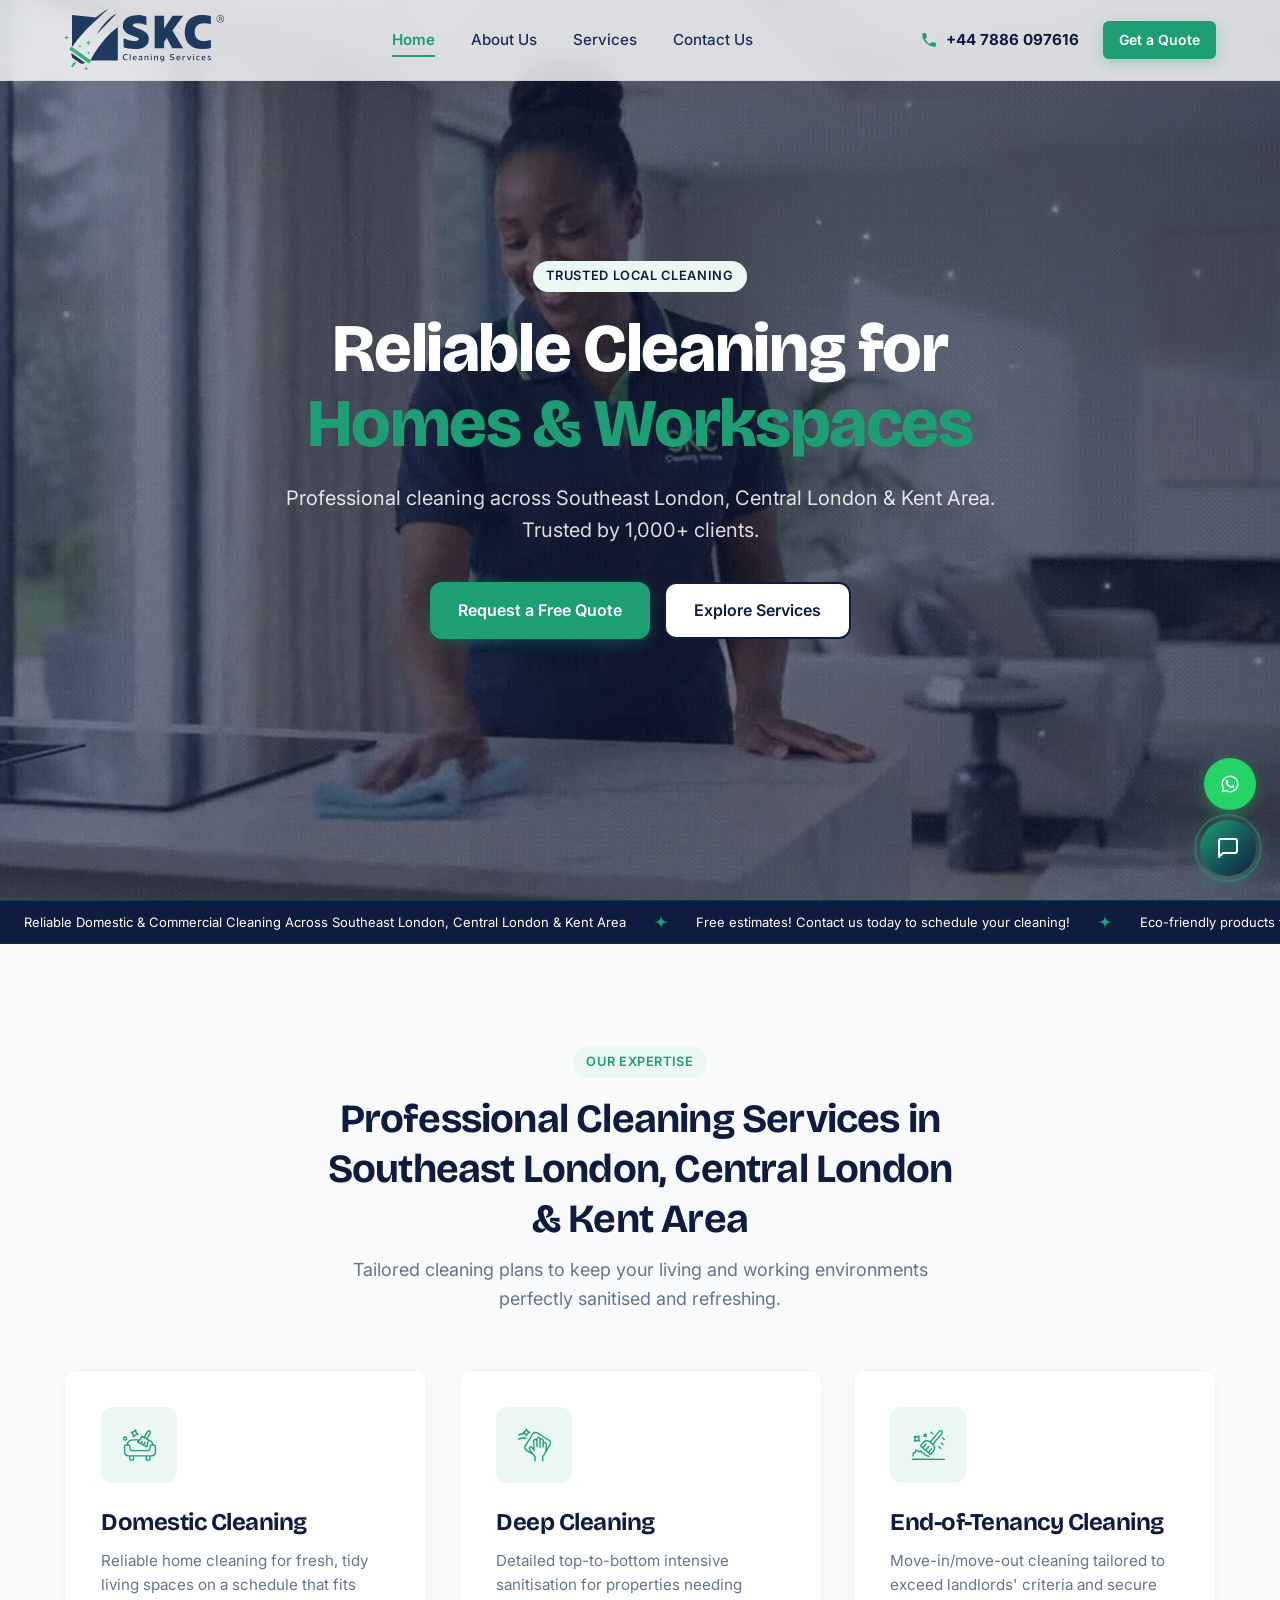
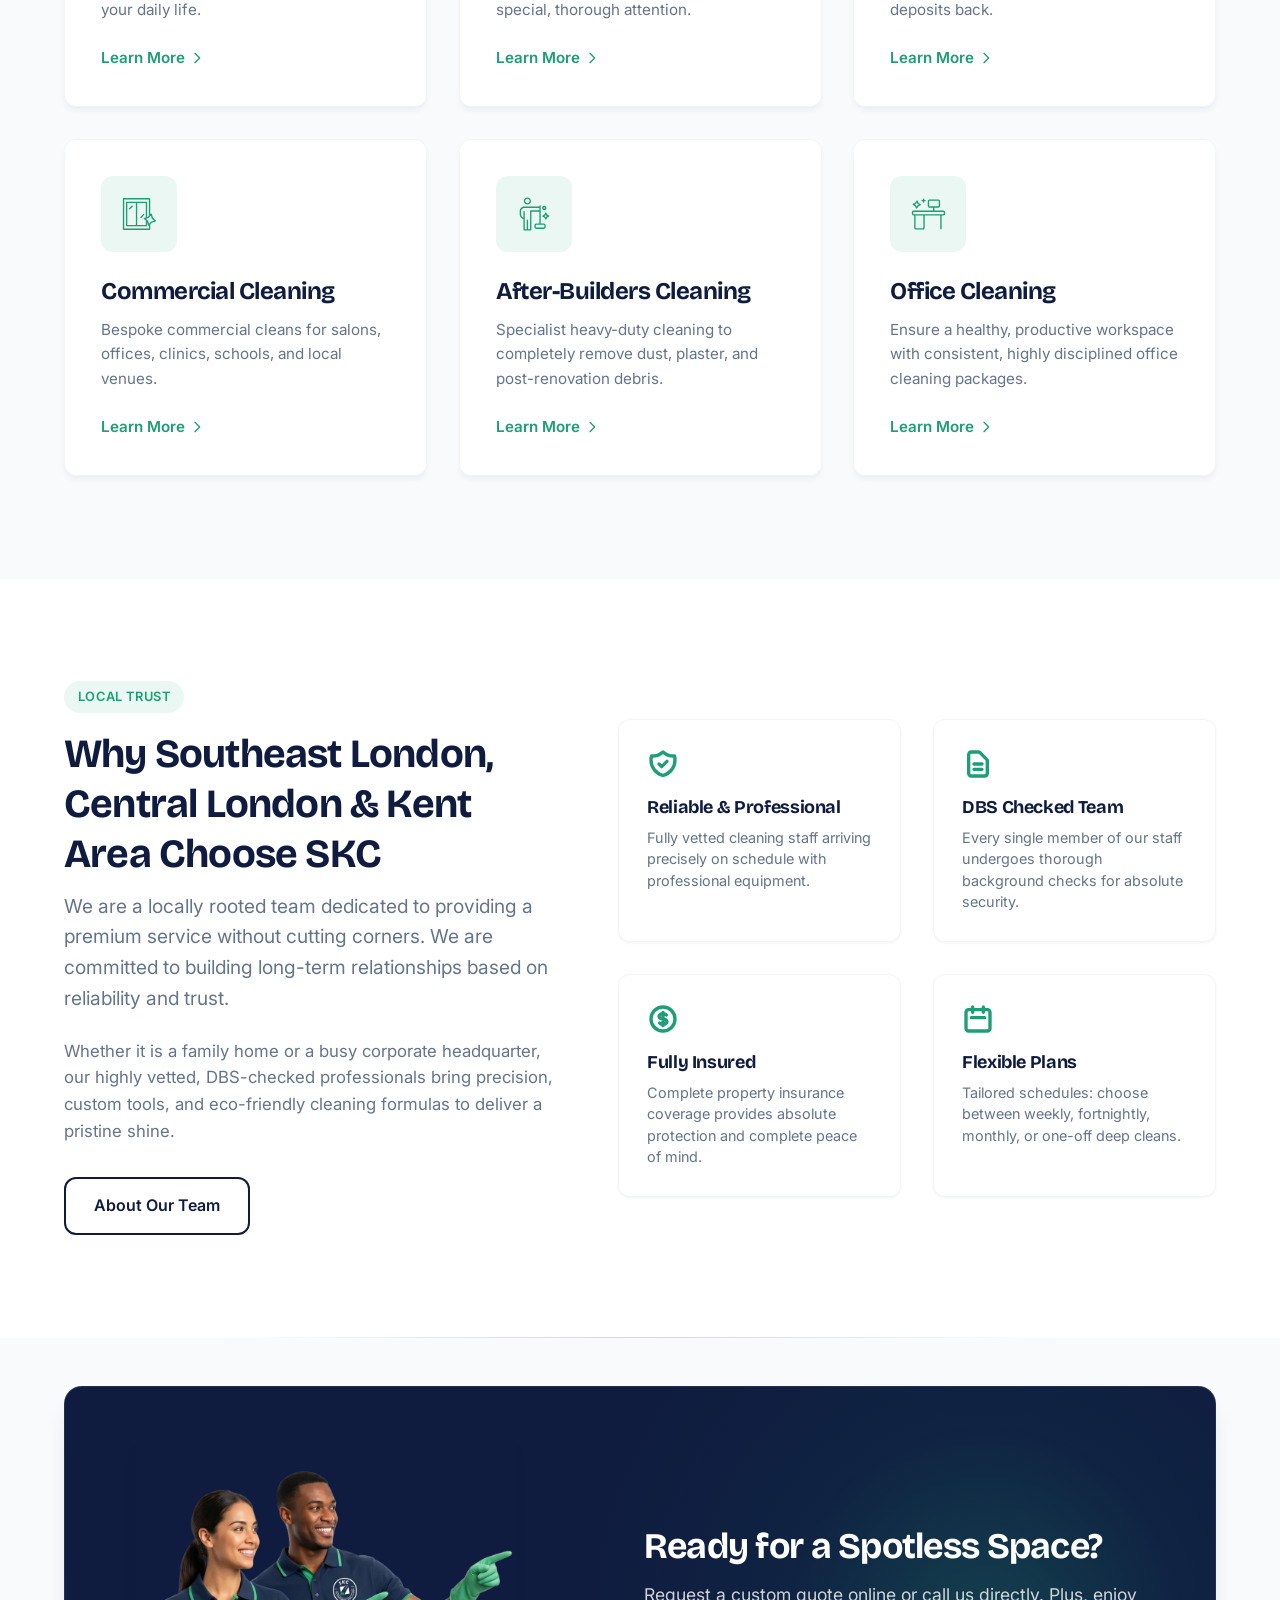
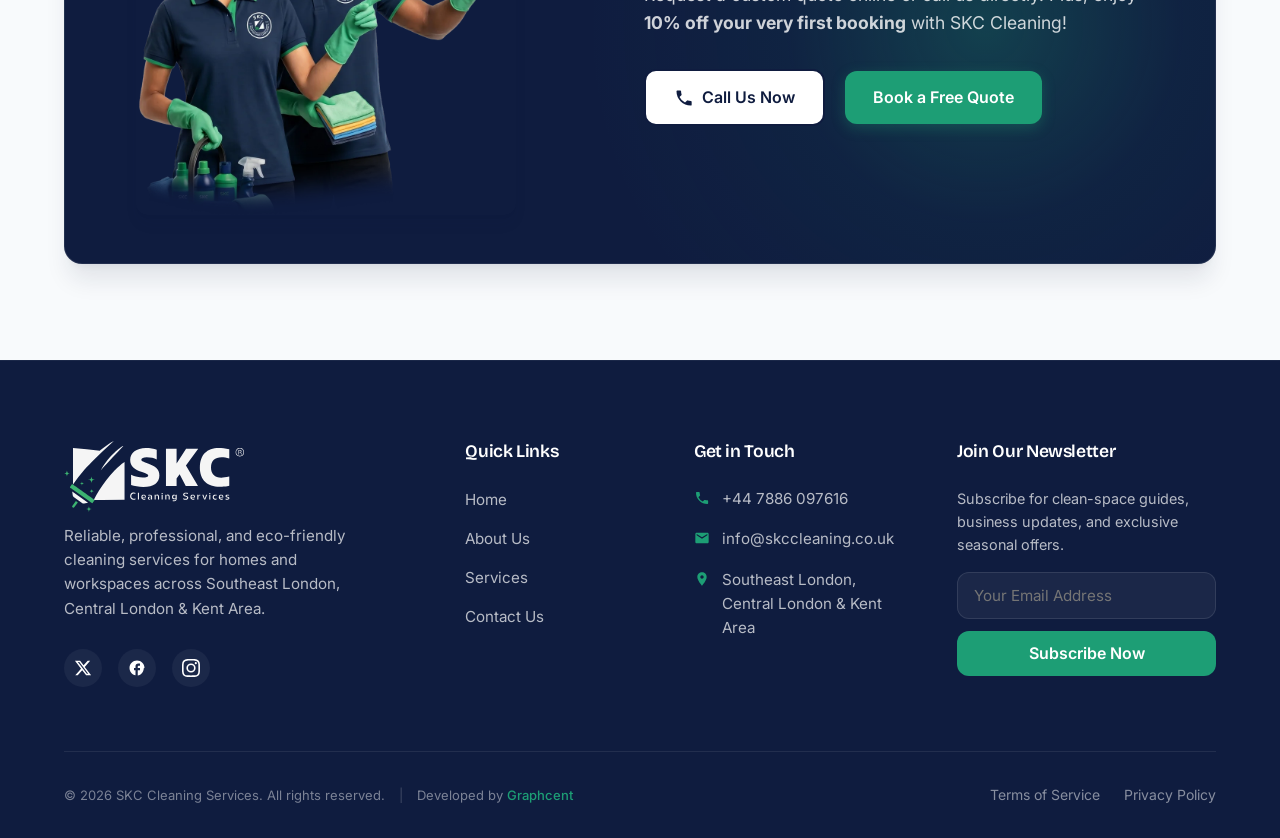
<file: index.html>
<!DOCTYPE html>
<html lang="en-GB">
<head>
    <meta charset="UTF-8">
    <meta name="viewport" content="width=device-width, initial-scale=1.0">
    <title>SKC Cleaning Services | Reliable Cleaners in London &amp; Kent</title>
    <meta name="description" content="DBS-checked, fully insured domestic, commercial &amp; deep cleaning across Southeast London, Central London &amp; Kent. Get 10% off your first booking!">
    <link rel="canonical" href="https://www.skccleaning.co.uk/">
    <meta name="robots" content="index, follow, max-image-preview:large, max-snippet:-1, max-video-preview:-1">
    <meta name="theme-color" content="#0F1C3F">

    <!-- Open Graph / Facebook -->
    <meta property="og:type" content="website">
    <meta property="og:site_name" content="SKC Cleaning Services">
    <meta property="og:locale" content="en_GB">
    <meta property="og:title" content="SKC Cleaning Services | Reliable Cleaners in London &amp; Kent">
    <meta property="og:description" content="DBS-checked, fully insured domestic, commercial &amp; deep cleaning across Southeast London, Central London &amp; Kent. Get 10% off your first booking!">
    <meta property="og:url" content="https://www.skccleaning.co.uk/">
    <meta property="og:image" content="https://www.skccleaning.co.uk/Images/skc-thumbnail.jpg">
    <meta property="og:image:width" content="1200">
    <meta property="og:image:height" content="630">
    <meta property="og:image:type" content="image/jpeg">
    <meta property="og:image:alt" content="SKC Cleaning Services — reliable cleaning for homes and workspaces">

    <!-- Twitter -->
    <meta name="twitter:card" content="summary_large_image">
    <meta name="twitter:title" content="SKC Cleaning Services | Reliable Cleaners in London &amp; Kent">
    <meta name="twitter:description" content="DBS-checked, fully insured domestic, commercial &amp; deep cleaning across Southeast London, Central London &amp; Kent. Get 10% off your first booking!">
    <meta name="twitter:image" content="https://www.skccleaning.co.uk/Images/skc-thumbnail.jpg">
    <meta name="twitter:image:alt" content="SKC Cleaning Services — reliable cleaning for homes and workspaces">
    <link rel="stylesheet" href="styles.css">
    
    <!-- Performance SEO DNS Prefetch and Preconnect -->
    <link rel="dns-prefetch" href="https://fonts.googleapis.com" />
    <link rel="dns-prefetch" href="https://fonts.gstatic.com" />
    <link rel="dns-prefetch" href="https://cdn.jsdelivr.net" />
    <link rel="dns-prefetch" href="https://wa.me" />
    <link rel="preconnect" href="https://fonts.googleapis.com" crossorigin />
    <link rel="preconnect" href="https://fonts.gstatic.com" crossorigin />
    <link rel="preconnect" href="https://cdn.jsdelivr.net" crossorigin />

    

    

    

    <!-- Favicon References -->
    <link rel="icon" type="image/svg+xml" href="Icons/Favicon/SKC-Fav.svg" media="(prefers-color-scheme: light)">
    <link rel="icon" type="image/svg+xml" href="Icons/Favicon/SKC-Fav-Light.svg" media="(prefers-color-scheme: dark)">

    <!-- Structured Data (JSON-LD) -->
    <script type="application/ld+json">
    {
      "@context": "https://schema.org",
      "@graph": [
        {
          "@type": "LocalBusiness",
          "@id": "https://www.skccleaning.co.uk/#localbusiness",
          "name": "SKC Cleaning Services",
          "url": "https://www.skccleaning.co.uk/",
          "image": "https://www.skccleaning.co.uk/Images/skc-thumbnail.jpg",
          "description": "DBS-checked, fully insured domestic, commercial & deep cleaning across Southeast London, Central London & Kent. Get 10% off your first booking!",
          "telephone": "+44 7886 097616",
          "email": "info@skccleaning.co.uk",
          "priceRange": "££",
          "address": {
            "@type": "PostalAddress",
            "addressLocality": "London",
            "addressCountry": "GB"
          },
          "geo": {
            "@type": "GeoCoordinates",
            "latitude": 51.5074,
            "longitude": -0.1278
          },
          "areaServed": [
            {
              "@type": "AdministrativeArea",
              "name": "Southeast London"
            },
            {
              "@type": "AdministrativeArea",
              "name": "Central London"
            },
            {
              "@type": "AdministrativeArea",
              "name": "Kent"
            }
          ],
          "openingHoursSpecification": {
            "@type": "OpeningHoursSpecification",
            "dayOfWeek": [
              "Monday",
              "Tuesday",
              "Wednesday",
              "Thursday",
              "Friday",
              "Saturday",
              "Sunday"
            ],
            "opens": "00:00",
            "closes": "23:59"
          },
          "sameAs": [
            "https://wa.me/447886097616"
          ],
          "hasOfferCatalog": {
            "@type": "OfferCatalog",
            "name": "Cleaning services",
            "itemListElement": [
              {
                "@type": "Offer",
                "itemOffered": {
                  "@type": "Service",
                  "name": "Domestic Cleaning"
                }
              },
              {
                "@type": "Offer",
                "itemOffered": {
                  "@type": "Service",
                  "name": "Deep Cleaning"
                }
              },
              {
                "@type": "Offer",
                "itemOffered": {
                  "@type": "Service",
                  "name": "End-of-Tenancy Cleaning"
                }
              },
              {
                "@type": "Offer",
                "itemOffered": {
                  "@type": "Service",
                  "name": "Commercial Cleaning"
                }
              },
              {
                "@type": "Offer",
                "itemOffered": {
                  "@type": "Service",
                  "name": "After-Builders Cleaning"
                }
              },
              {
                "@type": "Offer",
                "itemOffered": {
                  "@type": "Service",
                  "name": "Office Cleaning"
                }
              }
            ]
          }
        },
        {
          "@type": "WebSite",
          "@id": "https://www.skccleaning.co.uk/#website",
          "url": "https://www.skccleaning.co.uk/",
          "name": "SKC Cleaning Services",
          "inLanguage": "en-GB",
          "publisher": {
            "@id": "https://www.skccleaning.co.uk/#localbusiness"
          }
        }
      ]
    }
    </script>
</head>
<body>

    <!-- ==========================================================================
       NAVIGATION HEADER
       ========================================================================== -->
    <header class="header-wrapper" id="headerWrapper">
        <div class="container navbar">
            <!-- Brand Logo -->
            <a href="./" class="logo" id="logoLink" aria-label="SKC Cleaning Services Home">
                <img src="Logo-Primary-Light.svg" alt="SKC Cleaning Services Logo" loading="eager" onerror="this.style.display='none'; this.nextElementSibling.style.display='block';">
                <span class="logo-fallback" style="display:none; font-weight:800; font-size:1.4rem; color:var(--primary-navy);">SKC Cleaning Services</span>
            </a>

            <!-- Navigation Links (Desktop) -->
            <nav aria-label="Main Navigation">
                <ul class="nav-menu" id="navMenu">
                    <li><a href="./" class="nav-link">Home</a></li>
                    <li><a href="about/" class="nav-link">About Us</a></li>
                    <li><a href="services/" class="nav-link">Services</a></li>
                    <li><a href="contact-us/" class="nav-link">Contact Us</a></li>
                                        <!-- Mobile-only quick buttons in nav drawer -->
                                        <!-- Mobile-only quick buttons in nav drawer -->
                    <li class="nav-menu-mobile-cta" style="display: none;">
                        <a href="tel:+447886097616" class="mobile-nav-phone">
                            <svg width="18" height="18" fill="none" stroke="currentColor" stroke-width="2.5" viewBox="0 0 24 24"><path stroke-linecap="round" stroke-linejoin="round" d="M3 5a2 2 0 012-2h3.28a1 1 0 0 1.94.725l.548 2.2a1 1 0 0 1-.321.988l-1.305.98a10.582 10.582 0 004.872 4.872l.98-1.305a1 1 0 0 1.988-.321l2.2.548a1 1 0 0 1.725.94V19a2 2 0 01-2 2h-1C9.716 21 3 14.284 3 6V5z"/></svg>
                            +44 7886 097616
                        </a>
                        <a href="contact-us/" class="mobile-nav-cta">Get a Free Quote</a>
                    </li>
                </ul>
            </nav>

            <!-- Navigation Action Buttons (Desktop) -->
            <div class="nav-cta">
                <a href="tel:+447886097616" class="phone-link" id="navPhone">
                    <svg width="18" height="18" fill="currentColor" viewBox="0 0 24 24" aria-hidden="true"><path d="M6.62 10.79a15.15 15.15 0 0 0 6.59 6.59l2.2-2.2a1 1 0 0 1 1.11-.27 11.72 11.72 0 0 0 3.67.58 1 1 0 0 1 1 1V20a1 1 0 0 1-1 1A17 17 0 0 1 3 4a1 1 0 0 1 1-1h3.5a1 1 0 0 1 1 1 11.72 11.72 0 0 0 .58 3.67 1 1 0 0 1-.27 1.11z"/></svg>
                    +44 7886 097616
                </a>
                <a href="contact-us/" class="btn btn-primary btn-sm" id="navQuoteBtn">Get a Quote</a>
            </div>

            <!-- Hamburger Button (Mobile Toggle) -->
            <button class="hamburger" id="hamburgerBtn" aria-label="Toggle navigation menu" aria-expanded="false" aria-controls="navMenu">
                <span></span>
                <span></span>
                <span></span>
            </button>
        </div>
    </header>



    <!-- ==========================================================================
       MAIN HERO SECTION (Split Layout - 1/4)
       ========================================================================== -->
    <main>
        <section class="hero-section" id="heroSection">
            <!-- Oversized video wrapper gives parallax room to shift without revealing edges -->
            <div class="hero-video-wrap" id="heroVideoWrap">
                <video class="hero-video" id="heroVideo" autoplay loop muted playsinline poster="Images/Hero-poster.jpg">
                    <source src="Images/Hero-Section-video.mp4" type="video/mp4">
                    <source src="Images/Hero-Section-video.webm" type="video/webm">
                    <img class="hero-gif-fallback" src="Images/Hero-poster.jpg" alt="Spotless home professional cleaning background fallback" width="1280" height="720" loading="eager">
                </video>
            </div>
            
            <div class="hero-overlay"></div>
            
            <div class="hero-content">
                <span class="badge" style="background-color: var(--bg-light-teal); color: var(--primary-navy); margin-bottom: 1.25rem;">Trusted Local Cleaning</span>
                <h1 class="blurry-typed-reveal">Reliable Cleaning for<br><span class="highlight">Homes &amp; Workspaces</span></h1>
                
                <p>Professional cleaning across Southeast London, Central London &amp; Kent Area.<br>Trusted by 1,000+ clients.</p>
                
                <div class="hero-ctas">
                    <a href="contact-us/" class="btn btn-primary" id="heroBookBtn">Request a Free Quote</a>
                    <a href="services/" class="btn btn-secondary" id="heroServicesBtn">Explore Services</a>
                </div>
            </div>
            
            <!-- Custom pointer cursor -->
            <div class="hero-cursor" id="heroCursor"></div>
        </section>

        <!-- ==========================================================================
           ANNOUNCEMENT TICKER (Scrolling Banner)
           ========================================================================== -->
        <div class="ticker-wrapper" id="announcementTicker" role="marquee" aria-label="Announcements">
            <div class="ticker-track">
                <span class="ticker-msg">Reliable Domestic &amp; Commercial Cleaning Across Southeast London, Central London &amp; Kent Area</span>
                <span class="ticker-sep">
                  <svg width="14" height="14" viewBox="0 0 24 24" fill="none" xmlns="http://www.w3.org/2000/svg">
                    <path d="M12 0Q12 12 0 12Q12 12 12 24Q12 12 24 12Q12 12 12 0Z" fill="#1D9E75"/>
                  </svg>
                </span>
                <span class="ticker-msg">Free estimates! Contact us today to schedule your cleaning!</span>
                <span class="ticker-sep">
                  <svg width="14" height="14" viewBox="0 0 24 24" fill="none" xmlns="http://www.w3.org/2000/svg">
                    <path d="M12 0Q12 12 0 12Q12 12 12 24Q12 12 24 12Q12 12 12 0Z" fill="#1D9E75"/>
                  </svg>
                </span>
                <span class="ticker-msg">Eco-friendly products for a healthier home environment!</span>
                <span class="ticker-sep">
                  <svg width="14" height="14" viewBox="0 0 24 24" fill="none" xmlns="http://www.w3.org/2000/svg">
                    <path d="M12 0Q12 12 0 12Q12 12 12 24Q12 12 24 12Q12 12 12 0Z" fill="#1D9E75"/>
                  </svg>
                </span>
                <span class="ticker-msg">Book now and get 10% off your first cleaning service!</span>
                <span class="ticker-sep">
                  <svg width="14" height="14" viewBox="0 0 24 24" fill="none" xmlns="http://www.w3.org/2000/svg">
                    <path d="M12 0Q12 12 0 12Q12 12 12 24Q12 12 24 12Q12 12 12 0Z" fill="#1D9E75"/>
                  </svg>
                </span>
                <span class="ticker-msg">Explore our efficient cleaning services designed for you!</span>
                <span class="ticker-sep">
                  <svg width="14" height="14" viewBox="0 0 24 24" fill="none" xmlns="http://www.w3.org/2000/svg">
                    <path d="M12 0Q12 12 0 12Q12 12 12 24Q12 12 24 12Q12 12 12 0Z" fill="#1D9E75"/>
                  </svg>
                </span>

                <span class="ticker-msg" aria-hidden="true">Reliable Domestic &amp; Commercial Cleaning Across Southeast London, Central London &amp; Kent Area</span>
                <span class="ticker-sep" aria-hidden="true">
                  <svg width="14" height="14" viewBox="0 0 24 24" fill="none" xmlns="http://www.w3.org/2000/svg">
                    <path d="M12 0Q12 12 0 12Q12 12 12 24Q12 12 24 12Q12 12 12 0Z" fill="#1D9E75"/>
                  </svg>
                </span>
                <span class="ticker-msg" aria-hidden="true">Free estimates! Contact us today to schedule your cleaning!</span>
                <span class="ticker-sep" aria-hidden="true">
                  <svg width="14" height="14" viewBox="0 0 24 24" fill="none" xmlns="http://www.w3.org/2000/svg">
                    <path d="M12 0Q12 12 0 12Q12 12 12 24Q12 12 24 12Q12 12 12 0Z" fill="#1D9E75"/>
                  </svg>
                </span>
                <span class="ticker-msg" aria-hidden="true">Eco-friendly products for a healthier home environment!</span>
                <span class="ticker-sep" aria-hidden="true">
                  <svg width="14" height="14" viewBox="0 0 24 24" fill="none" xmlns="http://www.w3.org/2000/svg">
                    <path d="M12 0Q12 12 0 12Q12 12 12 24Q12 12 24 12Q12 12 12 0Z" fill="#1D9E75"/>
                  </svg>
                </span>
                <span class="ticker-msg" aria-hidden="true">Book now and get 10% off your first cleaning service!</span>
                <span class="ticker-sep" aria-hidden="true">
                  <svg width="14" height="14" viewBox="0 0 24 24" fill="none" xmlns="http://www.w3.org/2000/svg">
                    <path d="M12 0Q12 12 0 12Q12 12 12 24Q12 12 24 12Q12 12 12 0Z" fill="#1D9E75"/>
                  </svg>
                </span>
                <span class="ticker-msg" aria-hidden="true">Explore our efficient cleaning services designed for you!</span>
                <span class="ticker-sep" aria-hidden="true">
                  <svg width="14" height="14" viewBox="0 0 24 24" fill="none" xmlns="http://www.w3.org/2000/svg">
                    <path d="M12 0Q12 12 0 12Q12 12 12 24Q12 12 24 12Q12 12 12 0Z" fill="#1D9E75"/>
                  </svg>
                </span>
            </div>
        </div>

        <!-- ==========================================================================
           SERVICES SNAPSHOT SECTION (Cards Grid - 2/4)
           ========================================================================== -->
        <section class="section-alt" id="homeServicesSnapshot">
            <div class="container">
                <div class="section-header">
                    <span class="badge">Our Expertise</span>
                    <h2>Professional Cleaning Services in Southeast London, Central London &amp; Kent Area</h2>
                    <p>Tailored cleaning plans to keep your living and working environments perfectly sanitised and refreshing.</p>
                </div>

                <div class="services-grid" id="servicesSnapshotGrid">
                    <!-- Service 1: Domestic Cleaning -->
                    <article class="service-card reveal" id="cardDomestic">
                        <div class="service-icon-bg">
                            <img src="Icons/Services/Icons_Domestic-Cleaning.svg" alt="Domestic Cleaning" class="service-icon" width="48" height="48" loading="lazy">
                        </div>
                        <h3>Domestic Cleaning</h3>
                        <p>Reliable home cleaning for fresh, tidy living spaces on a schedule that fits your daily life.</p>
                        <a href="services/?service=domestic" class="service-card-link">Learn More <svg width="16" height="16" fill="none" stroke="currentColor" stroke-width="2" viewBox="0 0 24 24"><path stroke-linecap="round" stroke-linejoin="round" d="M9 5l7 7-7 7"/></svg></a>
                    </article>

                    <!-- Service 2: Deep Cleaning -->
                    <article class="service-card reveal reveal-delay-1" id="cardDeep">
                        <div class="service-icon-bg">
                            <img src="Icons/Services/Icons_Deep-Cleaning.svg" alt="Deep Cleaning" class="service-icon" width="48" height="48" loading="lazy">
                        </div>
                        <h3>Deep Cleaning</h3>
                        <p>Detailed top-to-bottom intensive sanitisation for properties needing special, thorough attention.</p>
                        <a href="services/?service=deep" class="service-card-link">Learn More <svg width="16" height="16" fill="none" stroke="currentColor" stroke-width="2" viewBox="0 0 24 24"><path stroke-linecap="round" stroke-linejoin="round" d="M9 5l7 7-7 7"/></svg></a>
                    </article>

                    <!-- Service 3: End-of-Tenancy Cleaning -->
                    <article class="service-card reveal reveal-delay-2" id="cardTenancy">
                        <div class="service-icon-bg">
                            <img loading="lazy" decoding="async" src="Icons/Services/Icons_End-of-Tenancy.svg" alt="End-of-Tenancy Cleaning" class="service-icon" width="48" height="48">
                        </div>
                        <h3>End-of-Tenancy Cleaning</h3>
                        <p>Move-in/move-out cleaning tailored to exceed landlords' criteria and secure deposits back.</p>
                        <a href="services/?service=tenancy" class="service-card-link">Learn More <svg width="16" height="16" fill="none" stroke="currentColor" stroke-width="2" viewBox="0 0 24 24"><path stroke-linecap="round" stroke-linejoin="round" d="M9 5l7 7-7 7"/></svg></a>
                    </article>

                    <!-- Service 4: Commercial Cleaning -->
                    <article class="service-card reveal" id="cardCommercial">
                        <div class="service-icon-bg">
                            <img src="Icons/Services/Icons_Commercial-Cleaning.svg" alt="Commercial Cleaning" class="service-icon" width="48" height="48" loading="lazy">
                        </div>
                        <h3>Commercial Cleaning</h3>
                        <p>Bespoke commercial cleans for salons, offices, clinics, schools, and local venues.</p>
                        <a href="services/?service=commercial" class="service-card-link">Learn More <svg width="16" height="16" fill="none" stroke="currentColor" stroke-width="2" viewBox="0 0 24 24"><path stroke-linecap="round" stroke-linejoin="round" d="M9 5l7 7-7 7"/></svg></a>
                    </article>

                    <!-- Service 5: After-Builders Cleaning -->
                    <article class="service-card reveal reveal-delay-1" id="cardBuilders">
                        <div class="service-icon-bg">
                            <img loading="lazy" decoding="async" src="Icons/Services/Icons_After-Builders-Cleaning.svg" alt="After-Builders Cleaning" class="service-icon" width="48" height="48">
                        </div>
                        <h3>After-Builders Cleaning</h3>
                        <p>Specialist heavy-duty cleaning to completely remove dust, plaster, and post-renovation debris.</p>
                        <a href="services/?service=builders" class="service-card-link">Learn More <svg width="16" height="16" fill="none" stroke="currentColor" stroke-width="2" viewBox="0 0 24 24"><path stroke-linecap="round" stroke-linejoin="round" d="M9 5l7 7-7 7"/></svg></a>
                    </article>

                    <!-- Service 6: Office Cleaning -->
                    <article class="service-card reveal reveal-delay-2" id="cardOffice">
                        <div class="service-icon-bg">
                            <img src="Icons/Services/Icons_Office-Cleaning.svg" alt="Office Cleaning" class="service-icon" width="48" height="48" loading="lazy">
                        </div>
                        <h3>Office Cleaning</h3>
                        <p>Ensure a healthy, productive workspace with consistent, highly disciplined office cleaning packages.</p>
                        <a href="services/?service=office" class="service-card-link">Learn More <svg width="16" height="16" fill="none" stroke="currentColor" stroke-width="2" viewBox="0 0 24 24"><path stroke-linecap="round" stroke-linejoin="round" d="M9 5l7 7-7 7"/></svg></a>
                    </article>
                </div>
            </div>
        </section>

        <!-- ==========================================================================
           WHY CHOOSE US SECTION (Trust Pillars - 3/4)
           ========================================================================== -->
        <section id="homeWhyChoose">
            <div class="container why-section-grid">
                <!-- Why Choose Left: Copy -->
                <div class="why-left-content reveal">
                    <span class="badge">Local Trust</span>
                    <h2>Why Southeast London, Central London &amp; Kent Area Choose SKC</h2>
                    <p class="lead" style="margin-bottom:1.5rem;">We are a locally rooted team dedicated to providing a premium service without cutting corners. We are committed to building long-term relationships based on reliability and trust.</p>
                    <p style="margin-bottom:2rem;">Whether it is a family home or a busy corporate headquarter, our highly vetted, DBS-checked professionals bring precision, custom tools, and eco-friendly cleaning formulas to deliver a pristine shine.</p>
                    <a href="about/" class="btn btn-secondary" id="whyLearnMoreBtn">About Our Team</a>
                </div>

                <!-- Why Choose Right: 2x2 Trust Grid -->
                <div class="why-pillars-grid" id="whyPillarsGrid">
                    <!-- Pillar 1: Reliable & Professional -->
                    <div class="pillar-card reveal">
                        <div class="pillar-icon">
                            <svg width="32" height="32" fill="none" stroke="currentColor" stroke-width="2.5" viewBox="0 0 24 24" aria-hidden="true"><path stroke-linecap="round" stroke-linejoin="round" d="M9 12l2 2 4-4m5.618-4.016A11.955 11.955 0 0112 2.944a11.955 11.955 0 01-8.618 3.04A12.02 12.02 0 003 9c0 5.591 3.824 10.29 9 11.622 5.176-1.332 9-6.03 9-11.622 0-1.042-.133-2.052-.382-3.016z"/></svg>
                        </div>
                        <h4>Reliable & Professional</h4>
                        <p>Fully vetted cleaning staff arriving precisely on schedule with professional equipment.</p>
                    </div>

                    <!-- Pillar 2: DBS Checked -->
                    <div class="pillar-card reveal reveal-delay-1">
                        <div class="pillar-icon">
                            <svg width="32" height="32" fill="none" stroke="currentColor" stroke-width="2.5" viewBox="0 0 24 24" aria-hidden="true"><path stroke-linecap="round" stroke-linejoin="round" d="M9 12h6m-6 4h6m2 5H7a2 2 0 01-2-2V5a2 2 0 012-2h5.586a1 1 0 01.707.293l5.414 5.414a1 1 0 01.293.707V19a2 2 0 01-2 2z"/></svg>
                        </div>
                        <h4>DBS Checked Team</h4>
                        <p>Every single member of our staff undergoes thorough background checks for absolute security.</p>
                    </div>

                    <!-- Pillar 3: Fully Insured -->
                    <div class="pillar-card reveal">
                        <div class="pillar-icon">
                            <svg width="32" height="32" fill="none" stroke="currentColor" stroke-width="2.5" viewBox="0 0 24 24" aria-hidden="true"><path stroke-linecap="round" stroke-linejoin="round" d="M12 8c-1.657 0-3 .895-3 2s1.343 2 3 2 3 .895 3 2-1.343 2-3 2m0-8c1.11 0 2.08.402 2.599 1M12 8V7m0 1v8m0 0v1m0-1c-1.11 0-2.08-.402-2.599-1M21 12a9 9 0 11-18 0 9 9 0 0118 0z"/></svg>
                        </div>
                        <h4>Fully Insured</h4>
                        <p>Complete property insurance coverage provides absolute protection and complete peace of mind.</p>
                    </div>

                    <!-- Pillar 4: Flexible Plans -->
                    <div class="pillar-card reveal reveal-delay-1">
                        <div class="pillar-icon">
                            <svg width="32" height="32" fill="none" stroke="currentColor" stroke-width="2.5" viewBox="0 0 24 24" aria-hidden="true"><path stroke-linecap="round" stroke-linejoin="round" d="M8 7V3m8 4V3m-9 8h10M5 21h14a2 2 0 002-2V7a2 2 0 00-2-2H5a2 2 0 00-2 2v12a2 2 0 002 2z"/></svg>
                        </div>
                        <h4>Flexible Plans</h4>
                        <p>Tailored schedules: choose between weekly, fortnightly, monthly, or one-off deep cleans.</p>
                    </div>
                </div>
        </section>

        <!-- Elegant Section Divider -->
        <hr class="section-divider">

        <!-- ==========================================================================
           CTA BANNER SECTION (High Impact Offer - 4/4)
           ========================================================================== -->
        <section class="section-alt cta-banner-section" id="homeCtaBanner">
            <div class="container">
                <div class="cta-banner-container reveal">
                    <div class="cta-banner-visual">
                        <img src="Images/Callbanner.webp" alt="Spotless living room and professional cleaning service banner" loading="lazy">
                    </div>
                    <div class="cta-banner-content-card">
                        <h2>Ready for a Spotless Space?</h2>
                        <p>Request a custom quote online or call us directly. Plus, enjoy <strong>10% off your very first booking</strong> with SKC Cleaning!</p>
                        <div class="cta-banner-buttons">
                            <a href="tel:+447886097616" class="btn btn-secondary" id="ctaCallBtn">
                                <svg width="20" height="20" fill="currentColor" viewBox="0 0 24 24" aria-hidden="true"><path d="M6.62 10.79a15.15 15.15 0 0 0 6.59 6.59l2.2-2.2a1 1 0 0 1 1.11-.27 11.72 11.72 0 0 0 3.67.58 1 1 0 0 1 1 1V20a1 1 0 0 1-1 1A17 17 0 0 1 3 4a1 1 0 0 1 1-1h3.5a1 1 0 0 1 1 1 11.72 11.72 0 0 0 .58 3.67 1 1 0 0 1-.27 1.11z"/></svg>
                                Call Us Now
                            </a>
                            <a href="contact-us/" class="btn btn-primary" id="ctaBookBtn">Book a Free Quote</a>
                        </div>
                    </div>
                </div>
            </div>
        </section>
    </main>

    <!-- ==========================================================================
       FOOTER STYLE
       ========================================================================== -->
    <footer>
        <div class="container">
            <div class="footer-top">
                <!-- Col 1: Logo, Tagline, Socials -->
                <div class="footer-logo-area">
                    <a href="./" class="footer-logo" aria-label="SKC Cleaning Services Home">
                        <img src="Logo-Primary-Dark.svg" alt="SKC Cleaning Services Logo" loading="lazy" onerror="this.style.display='none'; this.nextElementSibling.style.display='block';">
                        <span class="logo-fallback" style="display:none; font-weight:800; font-size:1.4rem; color:var(--bg-white);">SKC Cleaning Services</span>
                    </a>
                    <p class="footer-tagline">Reliable, professional, and eco-friendly cleaning services for homes and workspaces across Southeast London, Central London &amp; Kent Area.</p>
                    <div class="social-icons" id="footerSocials">
                        <a href="#" class="social-icon" aria-label="Follow SKC on Twitter/X">
                            <svg width="18" height="18" fill="currentColor" viewBox="0 0 24 24"><path d="M18.244 2.25h3.308l-7.227 8.26 8.502 11.24H16.17l-5.214-6.817L4.99 21.75H1.68l7.73-8.835L1.254 2.25H8.08l4.713 6.231zm-1.161 17.52h1.833L7.084 4.126H5.117z"/></svg>
                        </a>
                        <a href="#" class="social-icon" aria-label="Follow SKC on Facebook">
                            <svg width="18" height="18" fill="currentColor" viewBox="0 0 24 24"><path d="M22 12c0-5.52-4.48-10-10-10S2 6.48 2 12c0 4.84 3.44 8.87 8 9.8V15H8v-3h2V9.5C10 7.57 11.57 6 13.5 6H16v3h-2c-.55 0-1 .45-1 1v2h3v3h-3v6.95c4.56-.93 8-4.96 8-9.75z"/></svg>
                        </a>
                        <a href="#" class="social-icon" aria-label="Follow SKC on Instagram">
                            <svg width="18" height="18" fill="currentColor" viewBox="0 0 24 24"><path d="M12 2.163c3.204 0 3.584.012 4.85.07 3.252.148 4.771 1.691 4.919 4.919.058 1.265.069 1.645.069 4.849 0 3.205-.012 3.584-.069 4.849-.149 3.225-1.664 4.771-4.919 4.919-1.266.058-1.644.07-4.85.07-3.204 0-3.584-.012-4.849-.07-3.26-.149-4.771-1.699-4.919-4.92-.058-1.265-.07-1.644-.07-4.849 0-3.204.013-3.583.07-4.849.149-3.227 1.664-4.771 4.919-4.919 1.266-.057 1.645-.069 4.849-.069zM12 0C8.741 0 8.333.014 7.053.072 2.695.272.273 2.69.073 7.051.014 8.333 0 8.741 0 12c0 3.259.014 3.668.072 4.948.2 4.358 2.618 6.78 6.98 6.98 1.281.058 1.689.072 4.948.072 3.259 0 3.668-.014 4.948-.072 4.354-.2 6.782-2.618 6.979-6.98.059-1.28.073-1.689.073-4.948 0-3.259-.014-3.667-.072-4.947-.196-4.354-2.617-6.78-6.979-6.98C15.668.014 15.259 0 12 0zm0 5.838a6.162 6.162 0 100 12.324 6.162 6.162 0 000-12.324zM12 16a4 4 0 110-8 4 4 0 010 8zm6.406-11.845a1.44 1.44 0 100 2.881 1.44 1.44 0 000-2.881z"/></svg>
                        </a>
                    </div>
                </div>

                <!-- Col 2: Navigation Links -->
                <div>
                    <h4 class="footer-title">Quick Links</h4>
                    <ul class="footer-links">
                        <li><a href="./">Home</a></li>
                        <li><a href="about/">About Us</a></li>
                        <li><a href="services/">Services</a></li>
                        <li><a href="contact-us/">Contact Us</a></li>
                    </ul>
                </div>

                <!-- Col 3: Contact Details -->
                <div>
                    <h4 class="footer-title">Get in Touch</h4>
                    <div class="footer-contact-info">
                        <div class="footer-contact-item">
                            <svg width="16" height="16" fill="currentColor" viewBox="0 0 24 24"><path d="M6.62 10.79a15.15 15.15 0 0 0 6.59 6.59l2.2-2.2a1 1 0 0 1 1.11-.27 11.72 11.72 0 0 0 3.67.58 1 1 0 0 1 1 1V20a1 1 0 0 1-1 1A17 17 0 0 1 3 4a1 1 0 0 1 1-1h3.5a1 1 0 0 1 1 1 11.72 11.72 0 0 0 .58 3.67 1 1 0 0 1-.27 1.11z"/></svg>
                            <a href="tel:+447886097616">+44 7886 097616</a>
                        </div>
                        <div class="footer-contact-item">
                            <svg width="16" height="16" fill="currentColor" viewBox="0 0 24 24"><path d="M20 4H4c-1.1 0-1.99.9-1.99 2L2 18c0 1.1.9 2 2 2h16c1.1 0 2-.9 2-2V6c0-1.1-.9-2-2-2zm0 4l-8 5-8-5V6l8 5 8-5v2z"/></svg>
                            <a href="mailto:info@skccleaning.co.uk">info@skccleaning.co.uk</a>
                        </div>
                        <div class="footer-contact-item">
                            <svg width="16" height="16" fill="currentColor" viewBox="0 0 24 24"><path d="M12 2C8.13 2 5 5.13 5 9c0 5.25 7 13 7 13s7-7.75 7-13c0-3.87-3.13-7-7-7zm0 9.5c-1.38 0-2.5-1.12-2.5-2.5s1.12-2.5 2.5-2.5 2.5 1.12 2.5 2.5-1.12 2.5-2.5 2.5z"/></svg>
                            <span>Southeast London, Central London &amp; Kent Area</span>
                        </div>
                    </div>
                </div>

                <!-- Col 4: Newsletter Signup -->
                <div>
                    <h4 class="footer-title">Join Our Newsletter</h4>
                    <p class="newsletter-text">Subscribe for clean-space guides, business updates, and exclusive seasonal offers.</p>
                    <form class="newsletter-form" id="newsletterForm" action="https://formspree.io/f/myezqyzp" method="POST">
                        <label for="newsletterEmail" class="sr-only">Email Address</label>
                        <input type="email" id="newsletterEmail" placeholder="Your Email Address" class="newsletter-input" aria-label="Email address for newsletter sign-up" required>
                        <button type="submit" class="newsletter-submit">Subscribe Now</button>
                    </form>
                </div>
            </div>

            <!-- Footer Bottom: Legal & Copyright -->
            <div class="footer-bottom">
                <div class="footer-bottom-bar">
                  <span class="footer-copy">© 2026 SKC Cleaning Services. All rights reserved.</span>
                  <span class="footer-divider">|</span>
                  <span class="footer-dev-credit">Developed by <a href="https://wa.me/message/3MLXJUDUUB4BB1" target="_blank" rel="noopener noreferrer">Graphcent</a></span>
                </div>
                <div class="footer-legal-links" id="footerLegalLinks">
                    <a href="terms-of-service/">Terms of Service</a>
                    <a href="privacy-policy/">Privacy Policy</a>
                </div>
            </div>
        </div>
    </footer>

    <!-- WhatsApp Floating Button -->
    <a href="https://wa.me/447886097616" class="whatsapp-float" target="_blank" rel="noopener noreferrer" aria-label="Chat on WhatsApp">
        <img src="Icons/Icon_WhatsApp.svg" alt="WhatsApp Icon" width="24" height="24" loading="lazy">
    </a>

    <!-- SKC Assistant Chatbot -->
    <div class="skc-chat-wrapper">
      <div class="skc-tooltip" id="skcTooltip">👋 Hi! Need help? Ask the SKC Assistant</div>

      <div class="skc-chat-window" id="skcChatWindow">
        <div class="skc-chat-header">
          <div class="skc-chat-header-info">
            <div class="skc-status-dot"></div>
            SKC Assistant
          </div>
          <button class="skc-close-btn" onclick="toggleSKCChat()" aria-label="Close Chat">✕</button>
        </div>

        <div class="skc-chat-body" id="skcMessages">
          <div class="skc-msg bot">Hi! I'm the SKC Assistant. What can I help you with today?</div>
          <div class="skc-quick-chips" id="skcChips">
            <button onclick="skcChip('Our services')">Our services</button>
            <button onclick="skcChip('Get a quote')">Get a quote</button>
            <button onclick="skcChip('Service area')">Service area</button>
            <button onclick="skcChip('Contact')">Contact</button>
            <button onclick="skcChip('Hours')">Hours</button>
            <button onclick="skcChip('Pricing')">Pricing</button>
          </div>
        </div>

        <div class="skc-chat-input-row">
          <input type="text" id="skcInput" placeholder="Ask me anything..." onkeydown="if(event.key==='Enter')skcSend()">
          <button onclick="skcSend()" aria-label="Send Message">
            <svg width="18" height="18" fill="none" stroke="#fff" stroke-width="2" viewBox="0 0 24 24"><path stroke-linecap="round" stroke-linejoin="round" d="M22 2L11 13"/><path stroke-linecap="round" stroke-linejoin="round" d="M22 2L15 22L11 13L2 9L22 2Z"/></svg>
          </button>
        </div>
      </div>

      <button class="skc-chat-btn" onclick="toggleSKCChat()" aria-label="Toggle SKC Assistant Chat">
        <div class="skc-pulse-ring"></div>
        <svg width="24" height="24" viewBox="0 0 24 24" fill="none" stroke="#fff" stroke-width="2" stroke-linecap="round" stroke-linejoin="round" style="position:relative;z-index:1">
          <path d="M21 15a2 2 0 0 1-2 2H7l-4 4V5a2 2 0 0 1 2-2h14a2 2 0 0 1 2 2z"/>
        </svg>
      </button>
    </div>

    <script src="script.js"></script>

    <!-- SKC Assistant Chatbot Script -->
    <script type="text/javascript">
    (function () {

      /* ── Knowledge base: all SKC website content ── */
      const KB = [
        {
          keys: ['service','offer','provide','what do','clean','option'],
          reply: 'SKC offers 6 services:\n1. Domestic Cleaning\n2. Deep Cleaning\n3. End-of-Tenancy Cleaning\n4. Commercial Cleaning\n5. After-Builders Cleaning\n6. Office Cleaning\n\nWhich would you like to know more about?'
        },
        {
          keys: ['domestic','home','house','residential','flat','apartment'],
          reply: 'Our Domestic Cleaning service keeps your home fresh, tidy, and hygienic. Regular cleans tailored to your schedule. <a href="/services">See all services →</a>'
        },
        {
          keys: ['deep clean','deep-clean','thorough','top to bottom','top-to-bottom'],
          reply: 'Deep Cleaning is a detailed top-to-bottom clean for spaces that need extra care — kitchens, bathrooms, and hard-to-reach areas included. <a href="/services">Learn more →</a>'
        },
        {
          keys: ['tenancy','move out','move in','end of','landlord','tenant','rental'],
          reply: 'Our End-of-Tenancy Cleaning is perfect for tenants, landlords, and property managers. We ensure properties are spotless for handover. <a href="/services">Learn more →</a>'
        },
        {
          keys: ['commercial','business','shop','salon','clinic','school','church','workplace','office'],
          reply: 'We clean offices, shops, salons, clinics, schools, churches, and all commercial spaces across Southeast London, Central London and Kent. <a href="/services">Learn more →</a>'
        },
        {
          keys: ['builder','after build','construction','renovation','dust','debris'],
          reply: 'After-Builders Cleaning removes dust, debris, and construction mess — leaving your property pristine after renovation or building work. <a href="/services">Learn more →</a>'
        },
        {
          keys: ['price','cost','how much','rate','charge','fee','afford','cheap','expensive','quote'],
          reply: 'Every property is different, so we offer personalised quotes. Get in touch for a free estimate!\n📞 +44 7886 097616\n📧 info@skccleaning.co.uk\n🔗 <a href="/contact-us">Request a free quote →</a>'
        },
        {
          keys: ['area','cover','location','where','london','kent','southeast','central','south east'],
          reply: 'We proudly serve:\n📍 Southeast London\n📍 Central London\n📍 Kent Area\n\nNot sure if we cover your postcode? Contact us to confirm!'
        },
        {
          keys: ['book','schedule','appointment','reserve','arrange','visit'],
          reply: 'Ready to book? Here\'s how to reach us:\n📞 +44 7886 097616\n💬 <a href="https://wa.me/447886097616" target="_blank">WhatsApp us</a>\n📋 <a href="/contact-us">Fill in our enquiry form →</a>'
        },
        {
          keys: ['contact','reach','email','phone','call','whatsapp','number','get in touch'],
          reply: 'You can reach SKC Cleaning Services here:\n📞 +44 7886 097616\n📧 info@skccleaning.co.uk\n💬 <a href="https://wa.me/447886097616" target="_blank">WhatsApp</a>\n📋 <a href="/contact-us">Enquiry form →</a>'
        },
        {
          keys: ['hour','time','open','available','when','day','weekend'],
          reply: 'We offer flexible scheduling Monday to Sunday, 7am to 8pm. Contact us to discuss a time that works for you. <a href="/contact-us">Get in touch →</a>'
        },
        {
          keys: ['discount','offer','deal','10%','first','promo','promotion','saving'],
          reply: '🎉 Get 10% off your first cleaning service! Contact us to claim your discount when booking. <a href="/contact-us">Book now →</a>'
        },
        {
          keys: ['eco','environment','green','friendly','product','chemical','safe'],
          reply: 'We use eco-friendly products that are safe for your home, children, pets, and the environment — without compromising on results.'
        },
        {
          keys: ['insur','dbs','check','trust','safe','credential','certif'],
          reply: 'SKC Cleaning Services is fully insured and all our staff are DBS checked. Your home and workplace are in safe hands. ✅'
        },
        {
          keys: ['review','testimonial','rating','star','feedback','customer'],
          reply: 'Our clients love us! SKC is trusted by 1,000+ clients across Southeast London, Central London and Kent. <a href="/about">Read more about us →</a>'
        },
        {
          keys: ['about','who','company','story','value','founded','team'],
          reply: 'SKC Cleaning Services is a professional cleaning company built on reliability, trust, and family values — proudly serving London and Kent. <a href="/about">Our full story →</a>'
        },
        {
          keys: ['privacy','gdpr','data','policy','terms','legal'],
          reply: 'You can read our full legal documents here:\n📄 <a href="/privacy-policy">Privacy Policy</a>\n📄 <a href="/terms-of-service">Terms of Service</a>'
        },
        {
          keys: ['hi','hello','hey','good morning','good afternoon','howdy','yo'],
          reply: 'Hello! 👋 Welcome to SKC Cleaning Services. How can I help you today? You can ask me about our services, pricing, service area, or how to get in touch.'
        },
        {
          keys: ['thank','thanks','cheers','appreciate','helpful'],
          reply: 'You\'re welcome! 😊 Is there anything else I can help you with? Feel free to ask anytime.'
        },
        {
          keys: ['bye','goodbye','see you','later','done','that\'s all'],
          reply: 'Thanks for chatting with SKC Assistant! Have a wonderful day. 👋 Don\'t hesitate to come back if you need anything.'
        }
      ];

      /* ── Match user message to knowledge base ── */
      function getReply(msg) {
        var m = msg.toLowerCase().trim();
        for (var i = 0; i < KB.length; i++) {
          var entry = KB[i];
          for (var j = 0; j < entry.keys.length; j++) {
            if (m.includes(entry.keys[j])) return entry.reply;
          }
        }
        return 'I\'m not sure about that, but our team can help! 😊\n📞 +44 7886 097616\n📧 info@skccleaning.co.uk\n💬 <a href="https://wa.me/447886097616" target="_blank">WhatsApp us</a>';
      }

      /* ── DOM refs ── */
      var window_el = document.getElementById('skcChatWindow');
      var msgs_el   = document.getElementById('skcMessages');
      var input_el  = document.getElementById('skcInput');
      var tooltip   = document.getElementById('skcTooltip');
      var chips_el  = document.getElementById('skcChips');
      if (!msgs_el) return;

      /* ── Add message ── */
      function addMsg(html, type) {
        var el = document.createElement('div');
        el.className = 'skc-msg ' + type;
        el.innerHTML = html.replace(/href="\/([a-z-]*)"/g, function (m, p) { return 'href="' + (window.SKC_ROOT || '/') + (p ? p + '/' : '') + '"'; }).replace(/\n/g, '<br>');
        msgs_el.appendChild(el);
        msgs_el.scrollTop = msgs_el.scrollHeight;
      }

      /* ── Typing indicator ── */
      function showTyping() {
        var t = document.createElement('div');
        t.className = 'skc-typing';
        t.id = 'skcTyping';
        t.innerHTML = '<span></span><span></span><span></span>';
        msgs_el.appendChild(t);
        msgs_el.scrollTop = msgs_el.scrollHeight;
      }
      function hideTyping() {
        var t = document.getElementById('skcTyping');
        if (t) t.remove();
      }

      /* ── Send message ── */
      window.skcSend = function () {
        var text = input_el.value.trim();
        if (!text) return;
        addMsg(text, 'user');
        input_el.value = '';
        if (chips_el) chips_el.style.display = 'none';
        showTyping();
        setTimeout(function () {
          hideTyping();
          addMsg(getReply(text), 'bot');
        }, 650);
      };

      /* ── Quick chip tap ── */
      window.skcChip = function (text) {
        addMsg(text, 'user');
        if (chips_el) chips_el.style.display = 'none';
        showTyping();
        setTimeout(function () {
          hideTyping();
          addMsg(getReply(text), 'bot');
        }, 500);
      };

      /* ── Toggle window ── */
      window.toggleSKCChat = function () {
        window_el.classList.toggle('open');
        if (tooltip) tooltip.classList.remove('show');
        if (window_el.classList.contains('open')) input_el.focus();
      };

      /* ── Auto tooltip after 3s ── */
      setTimeout(function () {
        if (tooltip) {
          tooltip.classList.add('show');
          setTimeout(function () { tooltip.classList.remove('show'); }, 4500);
        }
      }, 3000);

    })();
    </script>


</body>
</html>
</file>
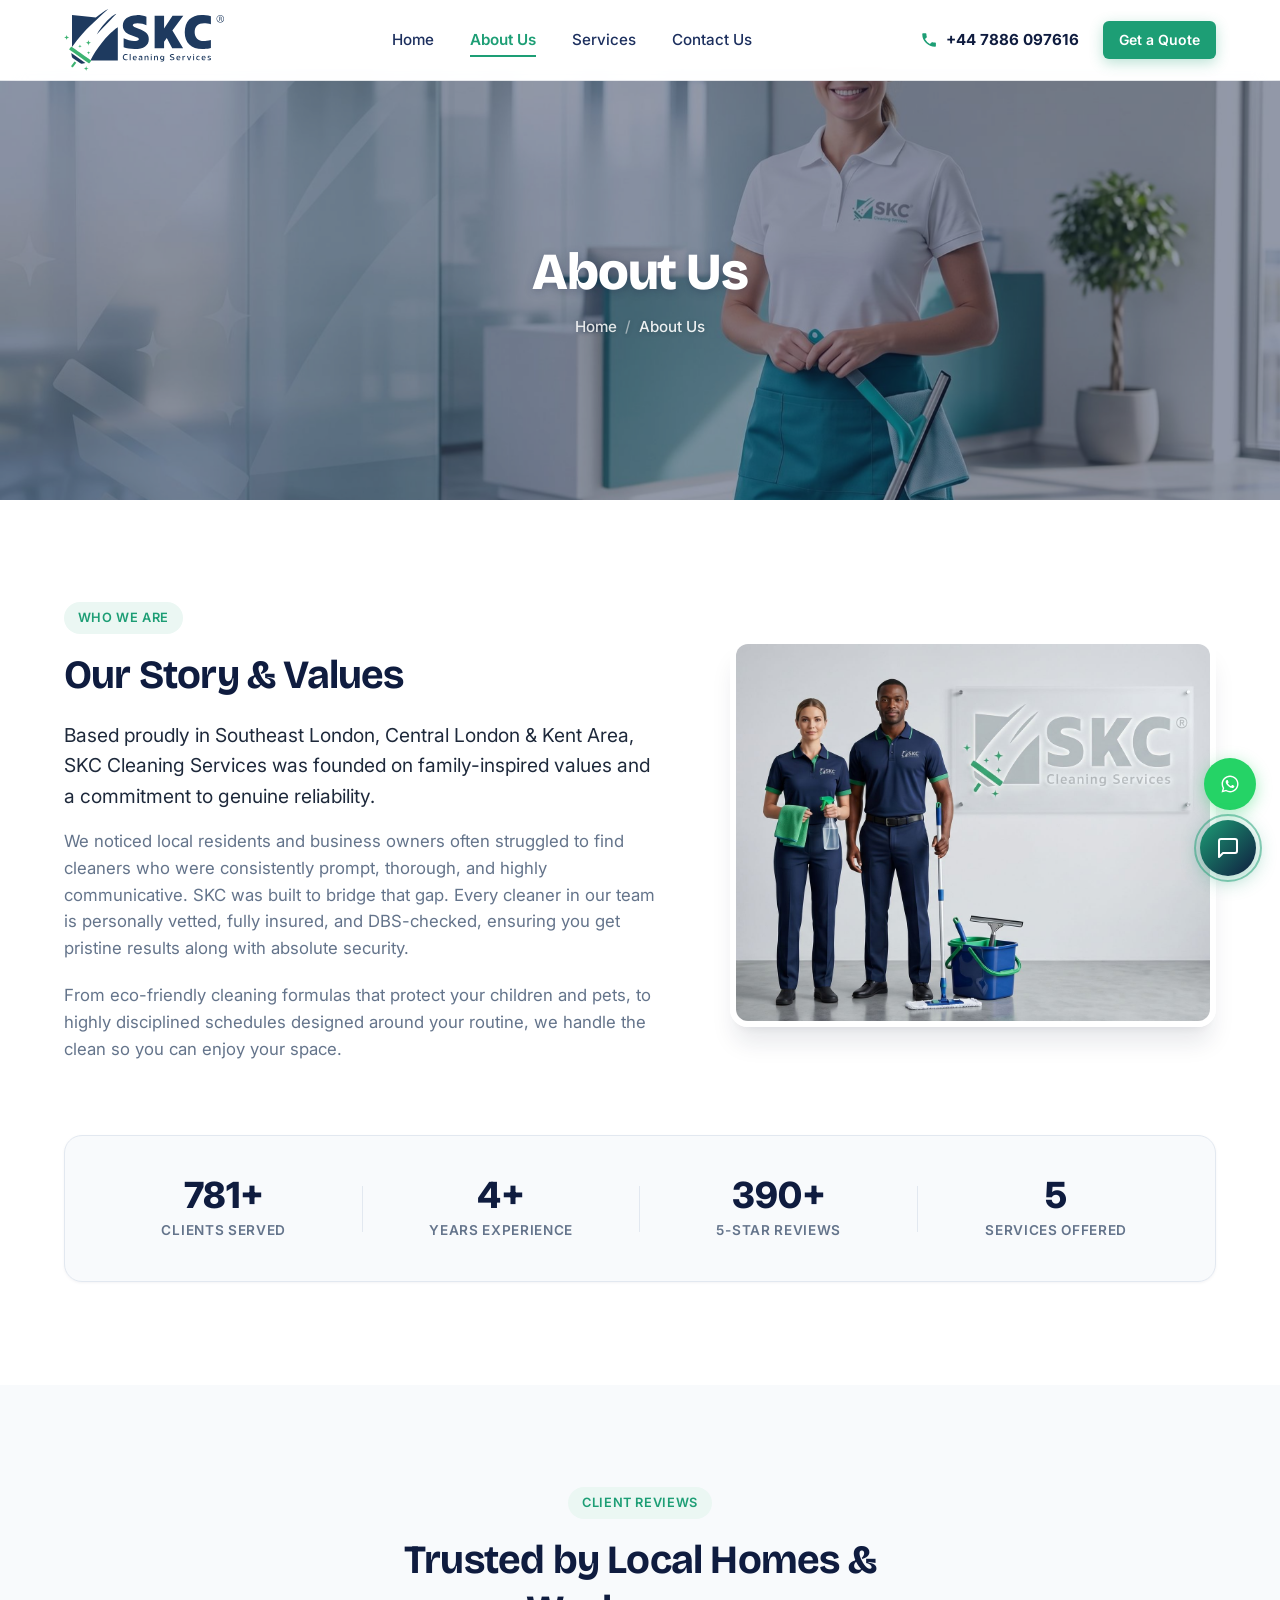
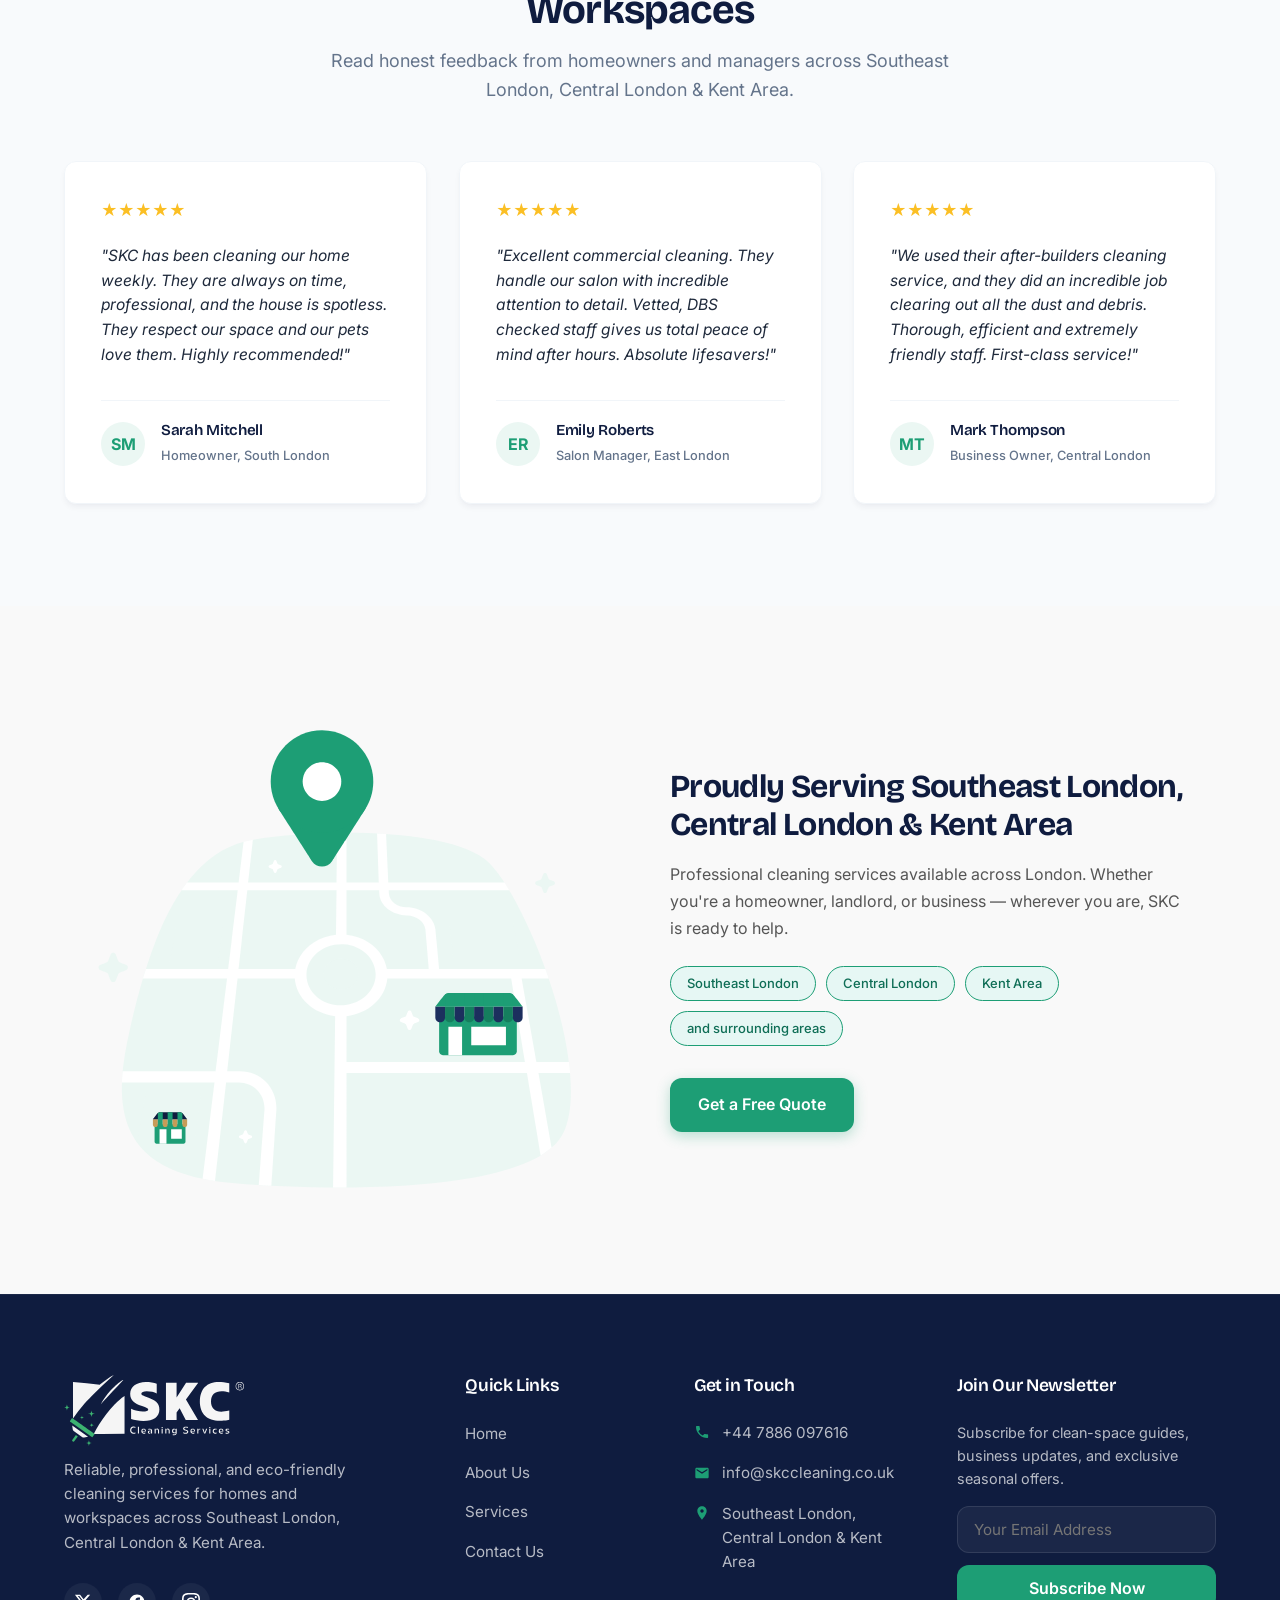
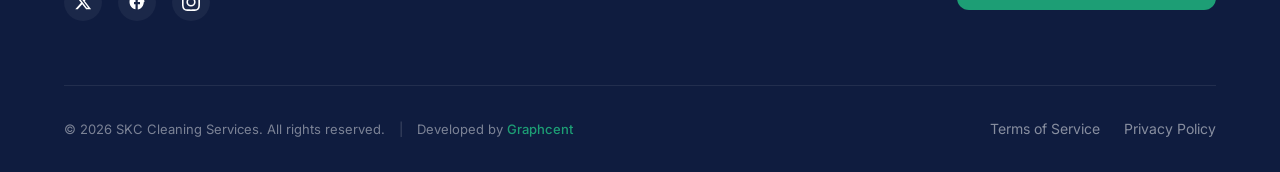
<file: about/index.html>
<!DOCTYPE html>
<html lang="en-GB">
<head>
    <meta charset="UTF-8">
    <meta name="viewport" content="width=device-width, initial-scale=1.0">
    <title>About Us | SKC Cleaning Services</title>
    <meta name="description" content="Meet SKC Cleaning Services: a family-inspired team of trusted, DBS-checked cleaners serving Southeast London, Central London &amp; Kent.">
    <link rel="canonical" href="https://www.skccleaning.co.uk/about/">
    <meta name="robots" content="index, follow, max-image-preview:large, max-snippet:-1, max-video-preview:-1">
    <meta name="theme-color" content="#0F1C3F">

    <!-- Open Graph / Facebook -->
    <meta property="og:type" content="website">
    <meta property="og:site_name" content="SKC Cleaning Services">
    <meta property="og:locale" content="en_GB">
    <meta property="og:title" content="About Us | SKC Cleaning Services">
    <meta property="og:description" content="Meet SKC Cleaning Services: a family-inspired team of trusted, DBS-checked cleaners serving Southeast London, Central London &amp; Kent.">
    <meta property="og:url" content="https://www.skccleaning.co.uk/about/">
    <meta property="og:image" content="https://www.skccleaning.co.uk/Images/skc-thumbnail.jpg">
    <meta property="og:image:width" content="1200">
    <meta property="og:image:height" content="630">
    <meta property="og:image:type" content="image/jpeg">
    <meta property="og:image:alt" content="SKC Cleaning Services — reliable cleaning for homes and workspaces">

    <!-- Twitter -->
    <meta name="twitter:card" content="summary_large_image">
    <meta name="twitter:title" content="About Us | SKC Cleaning Services">
    <meta name="twitter:description" content="Meet SKC Cleaning Services: a family-inspired team of trusted, DBS-checked cleaners serving Southeast London, Central London &amp; Kent.">
    <meta name="twitter:image" content="https://www.skccleaning.co.uk/Images/skc-thumbnail.jpg">
    <meta name="twitter:image:alt" content="SKC Cleaning Services — reliable cleaning for homes and workspaces">
    <link rel="stylesheet" href="../styles.css">    
    <!-- Performance SEO DNS Prefetch and Preconnect -->
    <link rel="dns-prefetch" href="https://fonts.googleapis.com" />
    <link rel="dns-prefetch" href="https://fonts.gstatic.com" />
    <link rel="dns-prefetch" href="https://cdn.jsdelivr.net" />
    <link rel="dns-prefetch" href="https://wa.me" />
    <link rel="preconnect" href="https://fonts.googleapis.com" crossorigin />
    <link rel="preconnect" href="https://fonts.gstatic.com" crossorigin />
    <link rel="preconnect" href="https://cdn.jsdelivr.net" crossorigin />

    

    
    <!-- Favicon References -->
    <link rel="icon" type="image/svg+xml" href="../Icons/Favicon/SKC-Fav.svg" media="(prefers-color-scheme: light)">
    <link rel="icon" type="image/svg+xml" href="../Icons/Favicon/SKC-Fav-Light.svg" media="(prefers-color-scheme: dark)">

    <!-- Structured Data (JSON-LD) -->
    <script type="application/ld+json">
    {
      "@context": "https://schema.org",
      "@graph": [
        {
          "@type": "AboutPage",
          "@id": "https://www.skccleaning.co.uk/about/#webpage",
          "url": "https://www.skccleaning.co.uk/about/",
          "name": "About Us | SKC Cleaning Services",
          "description": "Meet SKC Cleaning Services: a family-inspired team of trusted, DBS-checked cleaners serving Southeast London, Central London & Kent.",
          "inLanguage": "en-GB",
          "isPartOf": {
            "@id": "https://www.skccleaning.co.uk/#website"
          },
          "about": {
            "@id": "https://www.skccleaning.co.uk/#localbusiness"
          },
          "breadcrumb": {
            "@id": "https://www.skccleaning.co.uk/about/#breadcrumb"
          }
        },
        {
          "@type": "BreadcrumbList",
          "@id": "https://www.skccleaning.co.uk/about/#breadcrumb",
          "itemListElement": [
            {
              "@type": "ListItem",
              "position": 1,
              "name": "Home",
              "item": "https://www.skccleaning.co.uk/"
            },
            {
              "@type": "ListItem",
              "position": 2,
              "name": "About Us",
              "item": "https://www.skccleaning.co.uk/about/"
            }
          ]
        }
      ]
    }
    </script>
</head>
<body>

    <!-- ==========================================================================
       NAVIGATION HEADER
       ========================================================================== -->
    <header class="header-wrapper" id="headerWrapper">
        <div class="container navbar">
            <!-- Brand Logo -->
            <a href="../" class="logo" id="logoLink" aria-label="SKC Cleaning Services Home">
                <img src="../Logo-Primary-Light.svg" alt="SKC Cleaning Services Logo" loading="eager" onerror="this.style.display='none'; this.nextElementSibling.style.display='block';">
                <span class="logo-fallback" style="display:none; font-weight:800; font-size:1.4rem; color:var(--primary-navy);">SKC Cleaning Services</span>
            </a>

            <!-- Navigation Links -->
            <nav aria-label="Main Navigation">
                <ul class="nav-menu" id="navMenu">
                    <li><a href="../" class="nav-link">Home</a></li>
                    <li><a href="../about/" class="nav-link">About Us</a></li>
                    <li><a href="../services/" class="nav-link">Services</a></li>
                    <li><a href="../contact-us/" class="nav-link">Contact Us</a></li>
                                        <!-- Mobile-only quick buttons in nav drawer -->
                    <li class="nav-menu-mobile-cta" style="display: none;">
                        <a href="tel:+447886097616" class="mobile-nav-phone">
                            <svg width="18" height="18" fill="none" stroke="currentColor" stroke-width="2.5" viewBox="0 0 24 24"><path stroke-linecap="round" stroke-linejoin="round" d="M3 5a2 2 0 012-2h3.28a1 1 0 0 1.94.725l.548 2.2a1 1 0 0 1-.321.988l-1.305.98a10.582 10.582 0 004.872 4.872l.98-1.305a1 1 0 0 1.988-.321l2.2.548a1 1 0 0 1.725.94V19a2 2 0 01-2 2h-1C9.716 21 3 14.284 3 6V5z"/></svg>
                            +44 7886 097616
                        </a>
                        <a href="../contact-us/" class="mobile-nav-cta">Get a Free Quote</a>
                    </li>
                </ul>
            </nav>

            <!-- Navigation Action Buttons (Desktop) -->
            <div class="nav-cta">
                <a href="tel:+447886097616" class="phone-link" id="navPhone">
                    <svg width="18" height="18" fill="currentColor" viewBox="0 0 24 24" aria-hidden="true"><path d="M6.62 10.79a15.15 15.15 0 0 0 6.59 6.59l2.2-2.2a1 1 0 0 1 1.11-.27 11.72 11.72 0 0 0 3.67.58 1 1 0 0 1 1 1V20a1 1 0 0 1-1 1A17 17 0 0 1 3 4a1 1 0 0 1 1-1h3.5a1 1 0 0 1 1 1 11.72 11.72 0 0 0 .58 3.67 1 1 0 0 1-.27 1.11z"/></svg>
                    +44 7886 097616
                </a>
                <a href="../contact-us/" class="btn btn-primary btn-sm" id="navQuoteBtn">Get a Quote</a>
            </div>

            <!-- Hamburger Button (Mobile Toggle) -->
            <button class="hamburger" id="hamburgerBtn" aria-label="Toggle navigation menu" aria-expanded="false" aria-controls="navMenu">
                <span></span>
                <span></span>
                <span></span>
            </button>
        </div>
    </header>



    <main style="padding-top: 80px;">
        <!-- ==========================================================================
           PAGE HERO SECTION (Full-Width Bleed)
           ========================================================================== -->
        <section class="page-hero" aria-label="About Us Hero">
            <img fetchpriority="high" width="1920" height="1072" src="../Images/About-us-page.jpeg" alt="SKC Cleaning Services professional cleaning team">
            <div class="overlay"></div>
            <div class="hero-content">
                <h1 class="blurry-typed-reveal">About Us</h1>
                <nav class="breadcrumb" aria-label="Breadcrumb">
                    <a href="../">Home</a>
                    <span class="divider" aria-hidden="true">/</span>
                    <span>About Us</span>
                </nav>
            </div>
        </section>

        <!-- ==========================================================================
           SECTION 1: BRAND STORY (Story Layout - 1/3)
           ========================================================================== -->
        <section id="aboutStory">
            <div class="container">
                <div class="about-hero-grid">
                    <!-- Left Story Column: Copy -->
                    <div class="story-content reveal">
                        <span class="badge">Who We Are</span>
                        <h2 class="section-title blurry-typed-reveal" style="margin-bottom: 1.25rem;">Our Story &amp; Values</h2>
                        <p class="lead" style="color:var(--text-dark); margin-bottom: 1rem;">Based proudly in Southeast London, Central London &amp; Kent Area, SKC Cleaning Services was founded on family-inspired values and a commitment to genuine reliability.</p>
                        <p style="margin-bottom: 1.25rem;">We noticed local residents and business owners often struggled to find cleaners who were consistently prompt, thorough, and highly communicative. SKC was built to bridge that gap. Every cleaner in our team is personally vetted, fully insured, and DBS-checked, ensuring you get pristine results along with absolute security.</p>
                        <p style="margin-bottom: 0;">From eco-friendly cleaning formulas that protect your children and pets, to highly disciplined schedules designed around your routine, we handle the clean so you can enjoy your space.</p>
                    </div>
 
                    <!-- Right Story Column: Photo Assets -->
                    <div>
                        <img src="../Images/staff.jpeg" alt="SKC Cleaning Services professional cleaning team members" class="about-hero-image reveal reveal-delay-2" id="staffImage" loading="lazy" onerror="this.src='../Images/Hero-2.jpeg';">
                    </div>
                </div>

                <!-- Stats highlights in Story section (Full-width Achievements Card) -->
                <div class="about-stats-card reveal reveal-delay-3" style="margin-top: 4.5rem;">
                    <div class="about-stats-grid" id="aboutStatsGrid">
                        <div class="about-stat-item">
                            <div class="stat-number" data-target="1000" data-suffix="+">0</div>
                            <div class="stat-label">Clients Served</div>
                        </div>
                        <div class="about-stat-item">
                            <div class="stat-number" data-target="5" data-suffix="+">0</div>
                            <div class="stat-label">Years Experience</div>
                        </div>
                        <div class="about-stat-item">
                            <div class="stat-number" data-target="500" data-suffix="+">0</div>
                            <div class="stat-label">5-Star Reviews</div>
                        </div>
                        <div class="about-stat-item">
                            <div class="stat-number" data-target="6" data-suffix="">0</div>
                            <div class="stat-label">Services Offered</div>
                        </div>
                    </div>
                </div>
            </div>
        </section>

        <!-- ==========================================================================
           SECTION 2: TESTIMONIALS (Three Cards Grid - 2/3)
           ========================================================================== -->
        <section class="section-alt" id="aboutTestimonials">
            <div class="container">
                <div class="section-header">
                    <span class="badge">Client Reviews</span>
                    <h2>Trusted by Local Homes &amp; Workspaces</h2>
                    <p>Read honest feedback from homeowners and managers across Southeast London, Central London &amp; Kent Area.</p>
                </div>

                <div class="testimonials-grid" id="testimonialsGrid">
                    <!-- Testimonial 1: Sarah Mitchell -->
                    <article class="testimonial-card reveal">
                        <div class="stars-rating" aria-label="5 out of 5 stars">★★★★★</div>
                        <p class="testimonial-quote">"SKC has been cleaning our home weekly. They are always on time, professional, and the house is spotless. They respect our space and our pets love them. Highly recommended!"</p>
                        <div class="testimonial-author">
                            <div class="author-avatar" aria-hidden="true">SM</div>
                            <div class="author-details">
                                <h3>Sarah Mitchell</h3>
                                <span>Homeowner, South London</span>
                            </div>
                        </div>
                    </article>

                    <!-- Testimonial 2: Emily Roberts -->
                    <article class="testimonial-card reveal reveal-delay-1">
                        <div class="stars-rating" aria-label="5 out of 5 stars">★★★★★</div>
                        <p class="testimonial-quote">"Excellent commercial cleaning. They handle our salon with incredible attention to detail. Vetted, DBS checked staff gives us total peace of mind after hours. Absolute lifesavers!"</p>
                        <div class="testimonial-author">
                            <div class="author-avatar" aria-hidden="true">ER</div>
                            <div class="author-details">
                                <h3>Emily Roberts</h3>
                                <span>Salon Manager, East London</span>
                            </div>
                        </div>
                    </article>

                    <!-- Testimonial 3: Mark Thompson -->
                    <article class="testimonial-card reveal reveal-delay-2">
                        <div class="stars-rating" aria-label="5 out of 5 stars">★★★★★</div>
                        <p class="testimonial-quote">"We used their after-builders cleaning service, and they did an incredible job clearing out all the dust and debris. Thorough, efficient and extremely friendly staff. First-class service!"</p>
                        <div class="testimonial-author">
                            <div class="author-avatar" aria-hidden="true">MT</div>
                            <div class="author-details">
                                <h3>Mark Thompson</h3>
                                <span>Business Owner, Central London</span>
                            </div>
                        </div>
                    </article>
                </div>
            </div>
        </section>

        <!-- ==========================================================================
           SECTION 3: COVERAGE AREA (Visual SVG Illustration - 3/3)
           ========================================================================== -->
        <section class="coverage-section reveal" id="aboutCoverage">
            <div class="coverage-inner">
                <div class="coverage-visual">
                    <svg xmlns="http://www.w3.org/2000/svg" viewBox="0 0 1000 1000" width="1000" height="1000" preserveAspectRatio="xMidYMid slice" style="width: 100%; height: 100%; transform: translate3d(0px, 0px, 0px);"><defs><clipPath id="__lottie_element_2"><rect width="1000" height="1000" x="0" y="0"></rect></clipPath></defs><g clip-path="url(#__lottie_element_2)"><g transform="matrix(1,0,0,1,15.08599853515625,273.8150329589844)" opacity="1" style="display: block;"><g opacity="1" transform="matrix(1,0,0,1,487.7130126953125,351.6159973144531)"><path fill="#EBF7F3" fill-opacity="1" d=" M255.4759979248047,-293.14599609375 C329.10198974609375,-238.73800659179688 465.968994140625,105.61699676513672 408.3080139160156,232.36099243164062 C354.1669921875,351.3659973144531 -32.58399963378906,346.7749938964844 -224.35699462890625,330.77899169921875 C-416.1310119628906,314.7829895019531 -465.968994140625,225.71800231933594 -431.47100830078125,60.06800079345703 C-385.9739990234375,-158.3990020751953 -317.6990051269531,-309.3789978027344 -188.93699645996094,-329.89599609375 C-54.1879997253418,-351.3659973144531 176.6909942626953,-351.3659973144531 255.4759979248047,-293.14599609375z"></path></g><g opacity="1" transform="matrix(1,0,0,1,860.0430297851562,105.13600158691406)"><path fill="#EBF7F3" fill-opacity="1" d=" M-3.5220000743865967,-16.73699951171875 C-3.5220000743865967,-16.73699951171875 -6.585000038146973,-8.755999565124512 -6.585000038146973,-8.755999565124512 C-6.968999862670898,-7.757999897003174 -7.756999969482422,-6.968999862670898 -8.755000114440918,-6.585999965667725 C-8.755000114440918,-6.585999965667725 -16.73699951171875,-3.5220000743865967 -16.73699951171875,-3.5220000743865967 C-19.96299934387207,-2.2829999923706055 -19.96299934387207,2.2829999923706055 -16.73699951171875,3.5220000743865967 C-16.73699951171875,3.5220000743865967 -8.755000114440918,6.585999965667725 -8.755000114440918,6.585999965667725 C-7.756999969482422,6.968999862670898 -6.968999862670898,7.757999897003174 -6.585000038146973,8.755000114440918 C-6.585000038146973,8.755000114440918 -3.5220000743865967,16.73699951171875 -3.5220000743865967,16.73699951171875 C-2.2829999923706055,19.964000701904297 2.2829999923706055,19.964000701904297 3.5220000743865967,16.73699951171875 C3.5220000743865967,16.73699951171875 6.585000038146973,8.755000114440918 6.585000038146973,8.755000114440918 C6.968999862670898,7.757999897003174 7.756999969482422,6.968999862670898 8.755000114440918,6.585999965667725 C8.755000114440918,6.585999965667725 16.73699951171875,3.5220000743865967 16.73699951171875,3.5220000743865967 C19.96299934387207,2.2829999923706055 19.96299934387207,-2.2829999923706055 16.73699951171875,-3.5220000743865967 C16.73699951171875,-3.5220000743865967 8.755000114440918,-6.585999965667725 8.755000114440918,-6.585999965667725 C7.756999969482422,-6.968999862670898 6.968999862670898,-7.757999897003174 6.585000038146973,-8.755999565124512 C6.585000038146973,-8.755999565124512 3.5220000743865967,-16.73699951171875 3.5220000743865967,-16.73699951171875 C2.2829999923706055,-19.964000701904297 -2.2829999923706055,-19.964000701904297 -3.5220000743865967,-16.73699951171875z"></path></g><g opacity="1" transform="matrix(1,0,0,1,29.575000762939453,267.50799560546875)"><path fill="#EBF7F3" fill-opacity="1" d=" M-5.172999858856201,-24.586000442504883 C-5.172999858856201,-24.586000442504883 -9.673999786376953,-12.861000061035156 -9.673999786376953,-12.861000061035156 C-10.236000061035156,-11.395999908447266 -11.395000457763672,-10.236000061035156 -12.861000061035156,-9.67300033569336 C-12.861000061035156,-9.67300033569336 -24.584999084472656,-5.171999931335449 -24.584999084472656,-5.171999931335449 C-29.325000762939453,-3.3529999256134033 -29.325000762939453,3.3529999256134033 -24.584999084472656,5.172999858856201 C-24.584999084472656,5.172999858856201 -12.861000061035156,9.673999786376953 -12.861000061035156,9.673999786376953 C-11.395000457763672,10.236000061035156 -10.236000061035156,11.395000457763672 -9.673999786376953,12.861000061035156 C-9.673999786376953,12.861000061035156 -5.172999858856201,24.586000442504883 -5.172999858856201,24.586000442504883 C-3.3529999256134033,29.326000213623047 3.3529999256134033,29.326000213623047 5.172999858856201,24.586000442504883 C5.172999858856201,24.586000442504883 9.673999786376953,12.861000061035156 9.673999786376953,12.861000061035156 C10.237000465393066,11.395000457763672 11.395000457763672,10.236000061035156 12.861000061035156,9.673999786376953 C12.861000061035156,9.673999786376953 24.584999084472656,5.172999858856201 24.584999084472656,5.172999858856201 C29.326000213623047,3.3529999256134033 29.326000213623047,-3.3529999256134033 24.584999084472656,-5.171999931335449 C24.584999084472656,-5.171999931335449 12.861000061035156,-9.67300033569336 12.861000061035156,-9.67300033569336 C11.395000457763672,-10.236000061035156 10.237000465393066,-11.395999908447266 9.673999786376953,-12.861000061035156 C9.673999786376953,-12.861000061035156 5.172999858856201,-24.586000442504883 5.172999858856201,-24.586000442504883 C3.3529999256134033,-29.326000213623047 -3.3529999256134033,-29.326000213623047 -5.172999858856201,-24.586000442504883z"></path></g><g opacity="1" transform="matrix(1,0,0,1,599.448974609375,368.97698974609375)"><path fill="rgb(255,255,255)" fill-opacity="1" d=" M-3.4749999046325684,-16.51799964904785 C-3.4749999046325684,-16.51799964904785 -6.499000072479248,-8.640999794006348 -6.499000072479248,-8.640999794006348 C-6.876999855041504,-7.656000137329102 -7.656000137329102,-6.876999855041504 -8.640999794006348,-6.499000072479248 C-8.640999794006348,-6.499000072479248 -16.51799964904785,-3.4749999046325684 -16.51799964904785,-3.4749999046325684 C-19.70400047302246,-2.252000093460083 -19.70400047302246,2.253000020980835 -16.51799964904785,3.4760000705718994 C-16.51799964904785,3.4760000705718994 -8.640999794006348,6.500999927520752 -8.640999794006348,6.500999927520752 C-7.656000137329102,6.877999782562256 -6.876999855041504,7.6570000648498535 -6.499000072479248,8.642000198364258 C-6.499000072479248,8.642000198364258 -3.4749999046325684,16.518999099731445 -3.4749999046325684,16.518999099731445 C-2.252000093460083,19.70400047302246 2.253999948501587,19.70400047302246 3.4760000705718994,16.518999099731445 C3.4760000705718994,16.518999099731445 6.500999927520752,8.642000198364258 6.500999927520752,8.642000198364258 C6.879000186920166,7.6570000648498535 7.6570000648498535,6.877999782562256 8.640999794006348,6.500999927520752 C8.640999794006348,6.500999927520752 16.518999099731445,3.4760000705718994 16.518999099731445,3.4760000705718994 C19.70400047302246,2.253000020980835 19.70400047302246,-2.252000093460083 16.518999099731445,-3.4749999046325684 C16.518999099731445,-3.4749999046325684 8.640999794006348,-6.499000072479248 8.640999794006348,-6.499000072479248 C7.6570000648498535,-6.876999855041504 6.879000186920166,-7.656000137329102 6.500999927520752,-8.640999794006348 C6.500999927520752,-8.640999794006348 3.4760000705718994,-16.51799964904785 3.4760000705718994,-16.51799964904785 C2.253999948501587,-19.702999114990234 -2.252000093460083,-19.702999114990234 -3.4749999046325684,-16.51799964904785z"></path></g><g opacity="1" transform="matrix(1,0,0,1,284.0010070800781,593.1220092773438)"><path fill="rgb(255,255,255)" fill-opacity="1" d=" M-2.3350000381469727,-11.098999977111816 C-2.3350000381469727,-11.098999977111816 -4.367000102996826,-5.807000160217285 -4.367000102996826,-5.807000160217285 C-4.620999813079834,-5.144000053405762 -5.144000053405762,-4.619999885559082 -5.806000232696533,-4.367000102996826 C-5.806000232696533,-4.367000102996826 -11.097999572753906,-2.3359999656677246 -11.097999572753906,-2.3359999656677246 C-13.23799991607666,-1.5140000581741333 -13.23799991607666,1.5140000581741333 -11.097999572753906,2.3359999656677246 C-11.097999572753906,2.3359999656677246 -5.806000232696533,4.367000102996826 -5.806000232696533,4.367000102996826 C-5.144000053405762,4.620999813079834 -4.620999813079834,5.144999980926514 -4.367000102996826,5.807000160217285 C-4.367000102996826,5.807000160217285 -2.3350000381469727,11.098999977111816 -2.3350000381469727,11.098999977111816 C-1.5130000114440918,13.23900032043457 1.5140000581741333,13.23900032043457 2.3350000381469727,11.098999977111816 C2.3350000381469727,11.098999977111816 4.367000102996826,5.807000160217285 4.367000102996826,5.807000160217285 C4.620999813079834,5.144999980926514 5.144000053405762,4.620999813079834 5.806000232696533,4.367000102996826 C5.806000232696533,4.367000102996826 11.098999977111816,2.3359999656677246 11.098999977111816,2.3359999656677246 C13.23900032043457,1.5140000581741333 13.23900032043457,-1.5140000581741333 11.098999977111816,-2.3359999656677246 C11.098999977111816,-2.3359999656677246 5.806000232696533,-4.367000102996826 5.806000232696533,-4.367000102996826 C5.144000053405762,-4.619999885559082 4.620999813079834,-5.144000053405762 4.367000102996826,-5.807000160217285 C4.367000102996826,-5.807000160217285 2.3350000381469727,-11.098999977111816 2.3350000381469727,-11.098999977111816 C1.5140000581741333,-13.23900032043457 -1.5130000114440918,-13.23900032043457 -2.3350000381469727,-11.098999977111816z"></path></g><g opacity="1" transform="matrix(1,0,0,1,341.0090026855469,73.2760009765625)"><path fill="rgb(255,255,255)" fill-opacity="1" d=" M-2.3350000381469727,-11.098999977111816 C-2.3350000381469727,-11.098999977111816 -4.367000102996826,-5.806000232696533 -4.367000102996826,-5.806000232696533 C-4.620999813079834,-5.14300012588501 -5.144000053405762,-4.620999813079834 -5.806000232696533,-4.368000030517578 C-5.806000232696533,-4.368000030517578 -11.098999977111816,-2.3359999656677246 -11.098999977111816,-2.3359999656677246 C-13.23799991607666,-1.5140000581741333 -13.23799991607666,1.5130000114440918 -11.098999977111816,2.3350000381469727 C-11.098999977111816,2.3350000381469727 -5.806000232696533,4.367000102996826 -5.806000232696533,4.367000102996826 C-5.144000053405762,4.620999813079834 -4.620999813079834,5.144000053405762 -4.367000102996826,5.806000232696533 C-4.367000102996826,5.806000232696533 -2.3350000381469727,11.097999572753906 -2.3350000381469727,11.097999572753906 C-1.5140000581741333,13.23799991607666 1.5140000581741333,13.23799991607666 2.3350000381469727,11.097999572753906 C2.3350000381469727,11.097999572753906 4.367000102996826,5.806000232696533 4.367000102996826,5.806000232696533 C4.622000217437744,5.144000053405762 5.144000053405762,4.620999813079834 5.806000232696533,4.367000102996826 C5.806000232696533,4.367000102996826 11.098999977111816,2.3350000381469727 11.098999977111816,2.3350000381469727 C13.23900032043457,1.5130000114440918 13.23900032043457,-1.5140000581741333 11.098999977111816,-2.3359999656677246 C11.098999977111816,-2.3359999656677246 5.806000232696533,-4.368000030517578 5.806000232696533,-4.368000030517578 C5.144000053405762,-4.620999813079834 4.622000217437744,-5.14300012588501 4.367000102996826,-5.806000232696533 C4.367000102996826,-5.806000232696533 2.3350000381469727,-11.098999977111816 2.3350000381469727,-11.098999977111816 C1.5140000581741333,-13.23900032043457 -1.5140000581741333,-13.23900032043457 -2.3350000381469727,-11.098999977111816z"></path></g><g opacity="1" transform="matrix(1,0,0,1,467.6600036621094,280.0690002441406)"><path fill="#EBF7F3" fill-opacity="1" d=" M-33.44300079345703,-0.46399998664855957 C-33.82400131225586,16.006999969482422 -18.88599967956543,29.573999404907227 -0.0729999989271164,29.573999404907227 C18.740999221801758,29.573999404907227 33.823001861572266,16.006999969482422 33.61800003051758,-0.46399998664855957 C33.41600036621094,-16.652999877929688 18.475000381469727,-29.572999954223633 0.24300000071525574,-29.572999954223633 C-17.989999771118164,-29.572999954223633 -33.069000244140625,-16.652999877929688 -33.44300079345703,-0.46399998664855957z"></path></g><g opacity="1" transform="matrix(1,0,0,1,477.27301025390625,349.635986328125)"><path fill="rgb(255,255,255)" fill-opacity="1" d=" M-275.3500061035156,324.14898681640625 C-267.7139892578125,325.7349853515625 -259.7669982910156,327.1520080566406 -251.50399780273438,328.4010009765625 C-251.50399780273438,328.4010009765625 -230.61300659179688,139.0330047607422 -230.61300659179688,139.0330047607422 C-230.61300659179688,139.0330047607422 -206.41900634765625,139.0330047607422 -206.41900634765625,139.0330047607422 C-176.9669952392578,139.0330047607422 -154.74600219726562,162.7689971923828 -156.93899536132812,192.69200134277344 C-156.93899536132812,192.69200134277344 -167.4510040283203,336.13299560546875 -167.4510040283203,336.13299560546875 C-159.5279998779297,336.62799072265625 -151.40199279785156,337.09698486328125 -143.09500122070312,337.5350036621094 C-143.09500122070312,337.5350036621094 -134.02499389648438,192.69200134277344 -134.02499389648438,192.69200134277344 C-131.38299560546875,150.49899291992188 -162.94000244140625,117.3759994506836 -204.27999877929688,117.3759994506836 C-204.27999877929688,117.3759994506836 -228.2239990234375,117.3759994506836 -228.2239990234375,117.3759994506836 C-228.2239990234375,117.3759994506836 -208.572998046875,-60.74700164794922 -208.572998046875,-60.74700164794922 C-208.572998046875,-60.74700164794922 -98.56400299072266,-60.74700164794922 -98.56400299072266,-60.74700164794922 C-95.5999984741211,-23.635000228881836 -63.38199996948242,6.8420000076293945 -20.88800048828125,11.425000190734863 C-20.88800048828125,11.425000190734863 -24.476999282836914,341.02398681640625 -24.476999282836914,341.02398681640625 C-16.01799964904785,341.0710144042969 -7.50600004196167,341.0740051269531 1.0440000295639038,341.02899169921875 C1.0440000295639038,341.02899169921875 0.9950000047683716,120.70999908447266 0.9950000047683716,120.70999908447266 C0.9950000047683716,120.70999908447266 347.95599365234375,120.70999908447266 347.95599365234375,120.70999908447266 C347.95599365234375,120.70999908447266 374.510009765625,279.45098876953125 374.510009765625,279.45098876953125 C382.37799072265625,274.718994140625 389.4490051269531,269.65301513671875 395.64300537109375,264.23699951171875 C395.64300537109375,264.23699951171875 370.10198974609375,120.70999908447266 370.10198974609375,120.70999908447266 C370.10198974609375,120.70999908447266 430.99200439453125,120.70999908447266 430.99200439453125,120.70999908447266 C430.3900146484375,113.73500061035156 429.6159973144531,106.63200378417969 428.6910095214844,99.4280014038086 C428.6910095214844,99.4280014038086 366.31500244140625,99.4280014038086 366.31500244140625,99.4280014038086 C366.31500244140625,99.4280014038086 337.8110046386719,-60.74700164794922 337.8110046386719,-60.74700164794922 C337.8110046386719,-60.74700164794922 389.81500244140625,-60.74700164794922 389.81500244140625,-60.74700164794922 C387.71600341796875,-66.94300079345703 385.56298828125,-73.1050033569336 383.3659973144531,-79.2239990234375 C383.3659973144531,-79.2239990234375 179.16200256347656,-79.2239990234375 179.16200256347656,-79.2239990234375 C179.16200256347656,-79.2239990234375 171.9969940185547,-154.51300048828125 171.9969940185547,-154.51300048828125 C169.69700622558594,-178.67999267578125 144.7790069580078,-197.8679962158203 116.39600372314453,-197.8679962158203 C98.35199737548828,-197.8679962158203 83.10600280761719,-209.8520050048828 82.41999816894531,-224.36099243164062 C82.41999816894531,-224.36099243164062 82.1240005493164,-230.6230010986328 82.1240005493164,-230.6230010986328 C82.1240005493164,-230.6230010986328 313.9289855957031,-230.6230010986328 313.9289855957031,-230.6230010986328 C310.84600830078125,-235.7689971923828 307.781005859375,-240.68099975585938 304.74200439453125,-245.33900451660156 C304.74200439453125,-245.33900451660156 81.4260025024414,-245.33900451660156 81.4260025024414,-245.33900451660156 C81.4260025024414,-245.33900451660156 77.01300048828125,-338.6719970703125 77.01300048828125,-338.6719970703125 C71.28800201416016,-339.0539855957031 65.52400207519531,-339.3890075683594 59.729000091552734,-339.677001953125 C59.729000091552734,-339.677001953125 63.185001373291016,-245.33900451660156 63.185001373291016,-245.33900451660156 C63.185001373291016,-245.33900451660156 0.9129999876022339,-245.33900451660156 0.9129999876022339,-245.33900451660156 C0.9129999876022339,-245.33900451660156 0.890999972820282,-341.0740051269531 0.890999972820282,-341.0740051269531 C-5.0970001220703125,-341.0679931640625 -11.081999778747559,-341.0169982910156 -17.05299949645996,-340.9280090332031 C-17.05299949645996,-340.9280090332031 -18.0939998626709,-245.33900451660156 -18.0939998626709,-245.33900451660156 C-18.0939998626709,-245.33900451660156 -188.20799255371094,-245.33900451660156 -188.20799255371094,-245.33900451660156 C-188.20799255371094,-245.33900451660156 -179.11099243164062,-327.8080139160156 -179.11099243164062,-327.8080139160156 C-185.18699645996094,-326.8190002441406 -191.1269989013672,-325.5360107421875 -196.93699645996094,-323.97198486328125 C-196.93699645996094,-323.97198486328125 -206.4510040283203,-245.33900451660156 -206.4510040283203,-245.33900451660156 C-206.4510040283203,-245.33900451660156 -305.8890075683594,-245.33900451660156 -305.8890075683594,-245.33900451660156 C-309.468994140625,-240.60899353027344 -312.97698974609375,-235.70899963378906 -316.40399169921875,-230.6230010986328 C-316.40399169921875,-230.6230010986328 -208.23199462890625,-230.6230010986328 -208.23199462890625,-230.6230010986328 C-208.23199462890625,-230.6230010986328 -226.54800415039062,-79.2239990234375 -226.54800415039062,-79.2239990234375 C-226.54800415039062,-79.2239990234375 -384.92999267578125,-79.2239990234375 -384.92999267578125,-79.2239990234375 C-386.85400390625,-73.15599822998047 -388.74200439453125,-66.99299621582031 -390.5989990234375,-60.74700164794922 C-390.5989990234375,-60.74700164794922 -228.78399658203125,-60.74700164794922 -228.78399658203125,-60.74700164794922 C-228.78399658203125,-60.74700164794922 -250.33399963378906,117.3759994506836 -250.33399963378906,117.3759994506836 C-250.33399963378906,117.3759994506836 -429.6000061035156,117.3759994506836 -429.6000061035156,117.3759994506836 C-430.29400634765625,124.78500366210938 -430.76300048828125,132.00599670410156 -430.9909973144531,139.0330047607422 C-430.9909973144531,139.0330047607422 -252.95399475097656,139.0330047607422 -252.95399475097656,139.0330047607422 C-252.95399475097656,139.0330047607422 -275.3500061035156,324.14898681640625 -275.3500061035156,324.14898681640625z M159.1479949951172,-79.2239990234375 C159.1479949951172,-79.2239990234375 78.64600372314453,-79.2239990234375 78.64600372314453,-79.2239990234375 C72.51399993896484,-114.2509994506836 40.27299880981445,-141.11000061035156 0.9350000023841858,-145.00999450683594 C0.9350000023841858,-145.00999450683594 0.9150000214576721,-230.6230010986328 0.9150000214576721,-230.6230010986328 C0.9150000214576721,-230.6230010986328 63.7239990234375,-230.6230010986328 63.7239990234375,-230.6230010986328 C63.7239990234375,-230.6230010986328 63.952999114990234,-224.36099243164062 63.952999114990234,-224.36099243164062 C64.79299926757812,-201.4290008544922 88.78800201416016,-182.31900024414062 117.4219970703125,-182.31900024414062 C135.62600708007812,-182.31900024414062 151.47999572753906,-169.9530029296875 152.78599548339844,-154.51300048828125 C152.78599548339844,-154.51300048828125 159.1479949951172,-79.2239990234375 159.1479949951172,-79.2239990234375z M0.9710000157356262,11.425000190734863 C43.512001037597656,6.8429999351501465 76.05500030517578,-23.635000228881836 79.41600036621094,-60.74700164794922 C79.41600036621094,-60.74700164794922 317.5989990234375,-60.74700164794922 317.5989990234375,-60.74700164794922 C317.5989990234375,-60.74700164794922 344.3949890136719,99.4280014038086 344.3949890136719,99.4280014038086 C344.3949890136719,99.4280014038086 0.9900000095367432,99.4280014038086 0.9900000095367432,99.4280014038086 C0.9900000095367432,99.4280014038086 0.9710000157356262,11.425000190734863 0.9710000157356262,11.425000190734863z M-76.03399658203125,-70.03099822998047 C-74.74099731445312,-101.87300109863281 -44.84700012207031,-126.90699768066406 -9.222999572753906,-126.90699768066406 C26.400999069213867,-126.90699768066406 56.03099822998047,-101.87300109863281 56.98400115966797,-70.03099822998047 C57.970001220703125,-37.07600021362305 28.062000274658203,-9.503999710083008 -9.847999572753906,-9.503999710083008 C-47.75899887084961,-9.503999710083008 -77.37100219726562,-37.07600021362305 -76.03399658203125,-70.03099822998047z M-206.53399658203125,-79.2239990234375 C-206.53399658203125,-79.2239990234375 -189.83200073242188,-230.6230010986328 -189.83200073242188,-230.6230010986328 C-189.83200073242188,-230.6230010986328 -18.253999710083008,-230.6230010986328 -18.253999710083008,-230.6230010986328 C-18.253999710083008,-230.6230010986328 -19.18600082397461,-145.00999450683594 -19.18600082397461,-145.00999450683594 C-58.564998626708984,-141.11000061035156 -91.09300231933594,-114.2509994506836 -97.5989990234375,-79.2239990234375 C-97.5989990234375,-79.2239990234375 -206.53399658203125,-79.2239990234375 -206.53399658203125,-79.2239990234375z"></path></g><g opacity="1" transform="matrix(1,0,0,1,743.5560302734375,215.2429962158203)"><path fill="#EBF7F3" fill-opacity="1" d=" M-60.08000183105469,32.85900115966797 C-60.08000183105469,32.85900115966797 67.36900329589844,32.85900115966797 67.36900329589844,32.85900115966797 C67.36900329589844,32.85900115966797 55.564998626708984,-32.85900115966797 55.564998626708984,-32.85900115966797 C55.564998626708984,-32.85900115966797 -67.36900329589844,-32.85900115966797 -67.36900329589844,-32.85900115966797 C-67.36900329589844,-32.85900115966797 -60.08000183105469,32.85900115966797 -60.08000183105469,32.85900115966797z"></path></g><g opacity="1" transform="matrix(1,0,0,1,137.13600158691406,553.1519775390625)"><path fill="#EBF7F3" fill-opacity="1" d=" M-61.334999084472656,46.17399978637695 C-61.334999084472656,46.17399978637695 49.130001068115234,46.17399978637695 49.130001068115234,46.17399978637695 C49.130001068115234,46.17399978637695 61.334999084472656,-46.17399978637695 61.334999084472656,-46.17399978637695 C61.334999084472656,-46.17399978637695 -44.505001068115234,-46.17399978637695 -44.505001068115234,-46.17399978637695 C-44.505001068115234,-46.17399978637695 -61.334999084472656,46.17399978637695 -61.334999084472656,46.17399978637695z"></path></g><g opacity="1" transform="matrix(1,0,0,1,189.31300354003906,223.3300018310547)"><path fill="#EBF7F3" fill-opacity="1" d=" M-51.02899932861328,33.1510009765625 C-51.02899932861328,33.1510009765625 42.26599884033203,33.1510009765625 42.26599884033203,33.1510009765625 C42.26599884033203,33.1510009765625 51.02899932861328,-33.1510009765625 51.02899932861328,-33.1510009765625 C51.02899932861328,-33.1510009765625 -38.946998596191406,-33.1510009765625 -38.946998596191406,-33.1510009765625 C-38.946998596191406,-33.1510009765625 -51.02899932861328,33.1510009765625 -51.02899932861328,33.1510009765625z"></path></g><g opacity="1" transform="matrix(1,0,0,1,429.7829895019531,73.77799987792969)"><path fill="#EBF7F3" fill-opacity="1" d=" M-19.18400001525879,22.761999130249023 C-19.18400001525879,22.761999130249023 18.333999633789062,22.761999130249023 18.333999633789062,22.761999130249023 C18.333999633789062,22.761999130249023 19.18400001525879,-22.761999130249023 19.18400001525879,-22.761999130249023 C19.18400001525879,-22.761999130249023 -17.375999450683594,-22.761999130249023 -17.375999450683594,-22.761999130249023 C-17.375999450683594,-22.761999130249023 -19.18400001525879,22.761999130249023 -19.18400001525879,22.761999130249023z"></path></g><g opacity="1" transform="matrix(1,0,0,1,743.5570068359375,410.6239929199219)"><path fill="#EBF7F3" fill-opacity="1" d=" M-51.90999984741211,21.51300048828125 C-51.90999984741211,21.51300048828125 55.60300064086914,21.51300048828125 55.60300064086914,21.51300048828125 C55.60300064086914,21.51300048828125 48.95199966430664,-21.51300048828125 48.95199966430664,-21.51300048828125 C48.95199966430664,-21.51300048828125 -55.60300064086914,-21.51300048828125 -55.60300064086914,-21.51300048828125 C-55.60300064086914,-21.51300048828125 -51.90999984741211,21.51300048828125 -51.90999984741211,21.51300048828125z"></path></g></g><g transform="matrix(0.9929695129394531,0,0,0.9929695129394531,663.8360595703125,590.153564453125)" opacity="1" style="display: block;"><g opacity="1" transform="matrix(1,0,0,1,82.83300018310547,83.06600189208984)"><path fill="#1D9E75" fill-opacity="1" d=" M-67.91500091552734,37.50699996948242 C-67.91500091552734,37.50699996948242 67.91300201416016,37.50699996948242 67.91300201416016,37.50699996948242 C71.9520034790039,37.50699996948242 75.22799682617188,34.233001708984375 75.22799682617188,30.19499969482422 C75.22799682617188,30.19499969482422 75.22799682617188,-37.50699996948242 75.22799682617188,-37.50699996948242 C75.22799682617188,-37.50699996948242 -75.22799682617188,-37.50699996948242 -75.22799682617188,-37.50699996948242 C-75.22799682617188,-37.50699996948242 -75.22799682617188,30.19499969482422 -75.22799682617188,30.19499969482422 C-75.22799682617188,34.233001708984375 -71.9540023803711,37.50699996948242 -67.91500091552734,37.50699996948242z"></path></g><g opacity="1" transform="matrix(1,0,0,1,9.642000198364258,41.75199890136719)"><path fill="#1C2F5E" fill-opacity="1" d=" M0,15.133000373840332 C0,15.133000373840332 0,15.133000373840332 0,15.133000373840332 C-5.186999797821045,15.133000373840332 -9.392000198364258,10.928000450134277 -9.392000198364258,5.741000175476074 C-9.392000198364258,5.741000175476074 -9.392000198364258,-15.133000373840332 -9.392000198364258,-15.133000373840332 C-9.392000198364258,-15.133000373840332 9.392000198364258,-15.133000373840332 9.392000198364258,-15.133000373840332 C9.392000198364258,-15.133000373840332 9.392000198364258,5.741000175476074 9.392000198364258,5.741000175476074 C9.392000198364258,10.928000450134277 5.186999797821045,15.133000373840332 0,15.133000373840332z"></path></g><g opacity="1" transform="matrix(1,0,0,1,28.426000595092773,41.75199890136719)"><path fill="#157F5E" fill-opacity="1" d=" M0,15.133000373840332 C0,15.133000373840332 0,15.133000373840332 0,15.133000373840332 C-5.186999797821045,15.133000373840332 -9.392000198364258,10.928000450134277 -9.392000198364258,5.741000175476074 C-9.392000198364258,5.741000175476074 -9.392000198364258,-15.133000373840332 -9.392000198364258,-15.133000373840332 C-9.392000198364258,-15.133000373840332 9.392000198364258,-15.133000373840332 9.392000198364258,-15.133000373840332 C9.392000198364258,-15.133000373840332 9.392000198364258,5.741000175476074 9.392000198364258,5.741000175476074 C9.392000198364258,10.928000450134277 5.186999797821045,15.133000373840332 0,15.133000373840332z"></path></g><g opacity="1" transform="matrix(1,0,0,1,47.209999084472656,41.75199890136719)"><path fill="#1C2F5E" fill-opacity="1" d=" M0,15.133000373840332 C0,15.133000373840332 0,15.133000373840332 0,15.133000373840332 C-5.186999797821045,15.133000373840332 -9.392000198364258,10.928000450134277 -9.392000198364258,5.741000175476074 C-9.392000198364258,5.741000175476074 -9.392000198364258,-15.133000373840332 -9.392000198364258,-15.133000373840332 C-9.392000198364258,-15.133000373840332 9.392000198364258,-15.133000373840332 9.392000198364258,-15.133000373840332 C9.392000198364258,-15.133000373840332 9.392000198364258,5.741000175476074 9.392000198364258,5.741000175476074 C9.392000198364258,10.928000450134277 5.186999797821045,15.133000373840332 0,15.133000373840332z"></path></g><g opacity="1" transform="matrix(1,0,0,1,65.99400329589844,41.75199890136719)"><path fill="#157F5E" fill-opacity="1" d=" M0,15.133000373840332 C0,15.133000373840332 0,15.133000373840332 0,15.133000373840332 C-5.186999797821045,15.133000373840332 -9.392000198364258,10.928000450134277 -9.392000198364258,5.741000175476074 C-9.392000198364258,5.741000175476074 -9.392000198364258,-15.133000373840332 -9.392000198364258,-15.133000373840332 C-9.392000198364258,-15.133000373840332 9.392000198364258,-15.133000373840332 9.392000198364258,-15.133000373840332 C9.392000198364258,-15.133000373840332 9.392000198364258,5.741000175476074 9.392000198364258,5.741000175476074 C9.392000198364258,10.928000450134277 5.186999797821045,15.133000373840332 0,15.133000373840332z"></path></g><g opacity="1" transform="matrix(1,0,0,1,84.7770004272461,41.75199890136719)"><path fill="#1C2F5E" fill-opacity="1" d=" M0,15.133000373840332 C0,15.133000373840332 0,15.133000373840332 0,15.133000373840332 C-5.186999797821045,15.133000373840332 -9.392000198364258,10.928000450134277 -9.392000198364258,5.741000175476074 C-9.392000198364258,5.741000175476074 -9.392000198364258,-15.133000373840332 -9.392000198364258,-15.133000373840332 C-9.392000198364258,-15.133000373840332 9.392000198364258,-15.133000373840332 9.392000198364258,-15.133000373840332 C9.392000198364258,-15.133000373840332 9.392000198364258,5.741000175476074 9.392000198364258,5.741000175476074 C9.392000198364258,10.928000450134277 5.186999797821045,15.133000373840332 0,15.133000373840332z"></path></g><g opacity="1" transform="matrix(1,0,0,1,103.56099700927734,41.75199890136719)"><path fill="#157F5E" fill-opacity="1" d=" M0,15.133000373840332 C0,15.133000373840332 0,15.133000373840332 0,15.133000373840332 C-5.186999797821045,15.133000373840332 -9.392000198364258,10.928000450134277 -9.392000198364258,5.741000175476074 C-9.392000198364258,5.741000175476074 -9.392000198364258,-15.133000373840332 -9.392000198364258,-15.133000373840332 C-9.392000198364258,-15.133000373840332 9.392000198364258,-15.133000373840332 9.392000198364258,-15.133000373840332 C9.392000198364258,-15.133000373840332 9.392000198364258,5.741000175476074 9.392000198364258,5.741000175476074 C9.392000198364258,10.928000450134277 5.186999797821045,15.133000373840332 0,15.133000373840332z"></path></g><g opacity="1" transform="matrix(1,0,0,1,122.34500122070312,41.75199890136719)"><path fill="#1C2F5E" fill-opacity="1" d=" M0,15.133000373840332 C0,15.133000373840332 0,15.133000373840332 0,15.133000373840332 C-5.186999797821045,15.133000373840332 -9.392000198364258,10.928000450134277 -9.392000198364258,5.741000175476074 C-9.392000198364258,5.741000175476074 -9.392000198364258,-15.133000373840332 -9.392000198364258,-15.133000373840332 C-9.392000198364258,-15.133000373840332 9.392000198364258,-15.133000373840332 9.392000198364258,-15.133000373840332 C9.392000198364258,-15.133000373840332 9.392000198364258,5.741000175476074 9.392000198364258,5.741000175476074 C9.392000198364258,10.928000450134277 5.186999797821045,15.133000373840332 0,15.133000373840332z"></path></g><g opacity="1" transform="matrix(1,0,0,1,141.1280059814453,41.75199890136719)"><path fill="#157F5E" fill-opacity="1" d=" M0,15.133000373840332 C0,15.133000373840332 0,15.133000373840332 0,15.133000373840332 C-5.186999797821045,15.133000373840332 -9.392000198364258,10.928000450134277 -9.392000198364258,5.741000175476074 C-9.392000198364258,5.741000175476074 -9.392000198364258,-15.133000373840332 -9.392000198364258,-15.133000373840332 C-9.392000198364258,-15.133000373840332 9.392000198364258,-15.133000373840332 9.392000198364258,-15.133000373840332 C9.392000198364258,-15.133000373840332 9.392000198364258,5.741000175476074 9.392000198364258,5.741000175476074 C9.392000198364258,10.928000450134277 5.186999797821045,15.133000373840332 0,15.133000373840332z"></path></g><g opacity="1" transform="matrix(1,0,0,1,159.91200256347656,41.75199890136719)"><path fill="#1C2F5E" fill-opacity="1" d=" M0,15.133000373840332 C0,15.133000373840332 0,15.133000373840332 0,15.133000373840332 C-5.186999797821045,15.133000373840332 -9.392000198364258,10.928000450134277 -9.392000198364258,5.741000175476074 C-9.392000198364258,5.741000175476074 -9.392000198364258,-15.133000373840332 -9.392000198364258,-15.133000373840332 C-9.392000198364258,-15.133000373840332 9.392000198364258,-15.133000373840332 9.392000198364258,-15.133000373840332 C9.392000198364258,-15.133000373840332 9.392000198364258,5.741000175476074 9.392000198364258,5.741000175476074 C9.392000198364258,10.928000450134277 5.186999797821045,15.133000373840332 0,15.133000373840332z"></path></g><g opacity="1" transform="matrix(1,0,0,1,84.7770004272461,13.434000015258789)"><path fill="#1D9E75" fill-opacity="1" d=" M84.5270004272461,13.184000015258789 C84.5270004272461,13.184000015258789 -84.5270004272461,13.184000015258789 -84.5270004272461,13.184000015258789 C-84.5270004272461,13.184000015258789 -68.63700103759766,-7.4710001945495605 -68.63700103759766,-7.4710001945495605 C-65.86699676513672,-11.072999954223633 -61.57899856567383,-13.184000015258789 -57.03499984741211,-13.184000015258789 C-57.03499984741211,-13.184000015258789 57.034000396728516,-13.184000015258789 57.034000396728516,-13.184000015258789 C61.57899856567383,-13.184000015258789 65.86599731445312,-11.072999954223633 68.63700103759766,-7.4710001945495605 C68.63700103759766,-7.4710001945495605 84.5270004272461,13.184000015258789 84.5270004272461,13.184000015258789z"></path></g><g opacity="1" transform="matrix(1,0,0,1,28.426000595092773,13.4350004196167)"><path fill="#1D9E75" fill-opacity="1" d=" M-0.6830000281333923,-13.1850004196167 C-3.8589999675750732,-13.1850004196167 -6.896999835968018,-12.133999824523926 -9.390999794006348,-10.284000396728516 C-9.390999794006348,-10.284000396728516 -9.390999794006348,13.1850004196167 -9.390999794006348,13.1850004196167 C-9.390999794006348,13.1850004196167 9.390999794006348,13.1850004196167 9.390999794006348,13.1850004196167 C9.390999794006348,13.1850004196167 9.390999794006348,-13.1850004196167 9.390999794006348,-13.1850004196167 C9.390999794006348,-13.1850004196167 -0.6830000281333923,-13.1850004196167 -0.6830000281333923,-13.1850004196167z"></path></g><g opacity="1" transform="matrix(1,0,0,1,65.99400329589844,13.4350004196167)"><path fill="#1D9E75" fill-opacity="1" d=" M-9.392000198364258,-13.184000015258789 C-9.392000198364258,-13.184000015258789 9.392000198364258,-13.184000015258789 9.392000198364258,-13.184000015258789 C9.392000198364258,-13.184000015258789 9.392000198364258,13.184000015258789 9.392000198364258,13.184000015258789 C9.392000198364258,13.184000015258789 -9.392000198364258,13.184000015258789 -9.392000198364258,13.184000015258789 C-9.392000198364258,13.184000015258789 -9.392000198364258,-13.184000015258789 -9.392000198364258,-13.184000015258789z"></path></g><g opacity="1" transform="matrix(1,0,0,1,103.55999755859375,13.4350004196167)"><path fill="#1D9E75" fill-opacity="1" d=" M-9.392000198364258,-13.184000015258789 C-9.392000198364258,-13.184000015258789 9.392000198364258,-13.184000015258789 9.392000198364258,-13.184000015258789 C9.392000198364258,-13.184000015258789 9.392000198364258,13.184000015258789 9.392000198364258,13.184000015258789 C9.392000198364258,13.184000015258789 -9.392000198364258,13.184000015258789 -9.392000198364258,13.184000015258789 C-9.392000198364258,13.184000015258789 -9.392000198364258,-13.184000015258789 -9.392000198364258,-13.184000015258789z"></path></g><g opacity="1" transform="matrix(1,0,0,1,141.1280059814453,13.4350004196167)"><path fill="#1D9E75" fill-opacity="1" d=" M0.6830000281333923,-13.1850004196167 C0.6830000281333923,-13.1850004196167 -9.392000198364258,-13.1850004196167 -9.392000198364258,-13.1850004196167 C-9.392000198364258,-13.1850004196167 -9.392000198364258,13.1850004196167 -9.392000198364258,13.1850004196167 C-9.392000198364258,13.1850004196167 9.392000198364258,13.1850004196167 9.392000198364258,13.1850004196167 C9.392000198364258,13.1850004196167 9.392000198364258,-10.284000396728516 9.392000198364258,-10.284000396728516 C6.896999835968018,-12.133999824523926 3.859999895095825,-13.1850004196167 0.6830000281333923,-13.1850004196167z"></path></g><g opacity="1" transform="matrix(1,0,0,1,38.810001373291016,93.03800201416016)"><path fill="rgb(255,255,255)" fill-opacity="1" d=" M-13.232999801635742,-27.535999298095703 C-13.232999801635742,-27.535999298095703 13.232999801635742,-27.535999298095703 13.232999801635742,-27.535999298095703 C13.232999801635742,-27.535999298095703 13.232999801635742,27.535999298095703 13.232999801635742,27.535999298095703 C13.232999801635742,27.535999298095703 -13.232999801635742,27.535999298095703 -13.232999801635742,27.535999298095703 C-13.232999801635742,27.535999298095703 -13.232999801635742,-27.535999298095703 -13.232999801635742,-27.535999298095703z"></path></g><g opacity="1" transform="matrix(1,0,0,1,103.40799713134766,83.4800033569336)"><path fill="rgb(255,255,255)" fill-opacity="1" d=" M33.60499954223633,17.93400001525879 C33.60499954223633,17.93400001525879 -33.60499954223633,17.93400001525879 -33.60499954223633,17.93400001525879 C-33.60499954223633,17.93400001525879 -33.60499954223633,-17.93400001525879 -33.60499954223633,-17.93400001525879 C-33.60499954223633,-17.93400001525879 33.60499954223633,-17.93400001525879 33.60499954223633,-17.93400001525879 C33.60499954223633,-17.93400001525879 33.60499954223633,17.93400001525879 33.60499954223633,17.93400001525879z"></path></g></g><g transform="matrix(0.4667554497718811,0,0,0.4667554497718811,120.88643646240234,819.6673583984375)" opacity="1" style="display: block;"><g opacity="1" transform="matrix(1,0,0,1,70.75499725341797,89.5270004272461)"><path fill="#1D9E75" fill-opacity="1" d=" M-55.749000549316406,40.433998107910156 C-55.749000549316406,40.433998107910156 55.75,40.433998107910156 55.75,40.433998107910156 C60.104000091552734,40.433998107910156 63.632999420166016,36.904998779296875 63.632999420166016,32.55099868774414 C63.632999420166016,32.55099868774414 63.632999420166016,-40.433998107910156 63.632999420166016,-40.433998107910156 C63.632999420166016,-40.433998107910156 -63.632999420166016,-40.433998107910156 -63.632999420166016,-40.433998107910156 C-63.632999420166016,-40.433998107910156 -63.632999420166016,32.55099868774414 -63.632999420166016,32.55099868774414 C-63.632999420166016,36.904998779296875 -60.10300064086914,40.433998107910156 -55.749000549316406,40.433998107910156z"></path></g><g opacity="1" transform="matrix(1,0,0,1,10.375,44.9900016784668)"><path fill="rgb(198,156,88)" fill-opacity="1" d=" M0,16.312999725341797 C0,16.312999725341797 0,16.312999725341797 0,16.312999725341797 C-5.591000080108643,16.312999725341797 -10.125,11.779999732971191 -10.125,6.188000202178955 C-10.125,6.188000202178955 -10.125,-16.312999725341797 -10.125,-16.312999725341797 C-10.125,-16.312999725341797 10.125,-16.312999725341797 10.125,-16.312999725341797 C10.125,-16.312999725341797 10.125,6.188000202178955 10.125,6.188000202178955 C10.125,11.779999732971191 5.5920000076293945,16.312999725341797 0,16.312999725341797z"></path></g><g opacity="1" transform="matrix(1,0,0,1,30.624000549316406,44.9900016784668)"><path fill="#1D9E75" fill-opacity="1" d=" M0,16.312999725341797 C0,16.312999725341797 0,16.312999725341797 0,16.312999725341797 C-5.5920000076293945,16.312999725341797 -10.125,11.779999732971191 -10.125,6.188000202178955 C-10.125,6.188000202178955 -10.125,-16.312999725341797 -10.125,-16.312999725341797 C-10.125,-16.312999725341797 10.125,-16.312999725341797 10.125,-16.312999725341797 C10.125,-16.312999725341797 10.125,6.188000202178955 10.125,6.188000202178955 C10.125,11.779999732971191 5.5920000076293945,16.312999725341797 0,16.312999725341797z"></path></g><g opacity="1" transform="matrix(1,0,0,1,50.874000549316406,44.9900016784668)"><path fill="rgb(198,156,88)" fill-opacity="1" d=" M0,16.312999725341797 C0,16.312999725341797 0,16.312999725341797 0,16.312999725341797 C-5.5920000076293945,16.312999725341797 -10.125,11.779999732971191 -10.125,6.188000202178955 C-10.125,6.188000202178955 -10.125,-16.312999725341797 -10.125,-16.312999725341797 C-10.125,-16.312999725341797 10.125,-16.312999725341797 10.125,-16.312999725341797 C10.125,-16.312999725341797 10.125,6.188000202178955 10.125,6.188000202178955 C10.125,11.779999732971191 5.5920000076293945,16.312999725341797 0,16.312999725341797z"></path></g><g opacity="1" transform="matrix(1,0,0,1,71.12300109863281,44.9900016784668)"><path fill="#1D9E75" fill-opacity="1" d=" M0,16.312999725341797 C0,16.312999725341797 0,16.312999725341797 0,16.312999725341797 C-5.5920000076293945,16.312999725341797 -10.125,11.779999732971191 -10.125,6.188000202178955 C-10.125,6.188000202178955 -10.125,-16.312999725341797 -10.125,-16.312999725341797 C-10.125,-16.312999725341797 10.125,-16.312999725341797 10.125,-16.312999725341797 C10.125,-16.312999725341797 10.125,6.188000202178955 10.125,6.188000202178955 C10.125,11.779999732971191 5.591000080108643,16.312999725341797 0,16.312999725341797z"></path></g><g opacity="1" transform="matrix(1,0,0,1,91.37200164794922,44.9900016784668)"><path fill="rgb(198,156,88)" fill-opacity="1" d=" M0,16.312999725341797 C0,16.312999725341797 0,16.312999725341797 0,16.312999725341797 C-5.5920000076293945,16.312999725341797 -10.125,11.779999732971191 -10.125,6.188000202178955 C-10.125,6.188000202178955 -10.125,-16.312999725341797 -10.125,-16.312999725341797 C-10.125,-16.312999725341797 10.125,-16.312999725341797 10.125,-16.312999725341797 C10.125,-16.312999725341797 10.125,6.188000202178955 10.125,6.188000202178955 C10.125,11.779999732971191 5.5920000076293945,16.312999725341797 0,16.312999725341797z"></path></g><g opacity="1" transform="matrix(1,0,0,1,111.62200164794922,44.9900016784668)"><path fill="#1D9E75" fill-opacity="1" d=" M0,16.312999725341797 C0,16.312999725341797 0,16.312999725341797 0,16.312999725341797 C-5.5920000076293945,16.312999725341797 -10.125,11.779999732971191 -10.125,6.188000202178955 C-10.125,6.188000202178955 -10.125,-16.312999725341797 -10.125,-16.312999725341797 C-10.125,-16.312999725341797 10.125,-16.312999725341797 10.125,-16.312999725341797 C10.125,-16.312999725341797 10.125,6.188000202178955 10.125,6.188000202178955 C10.125,11.779999732971191 5.591000080108643,16.312999725341797 0,16.312999725341797z"></path></g><g opacity="1" transform="matrix(1,0,0,1,131.5030059814453,44.9900016784668)"><path fill="rgb(198,156,88)" fill-opacity="1" d=" M0,16.312999725341797 C0,16.312999725341797 0,16.312999725341797 0,16.312999725341797 C-5.388000011444092,16.312999725341797 -9.755999565124512,11.944999694824219 -9.755999565124512,6.557000160217285 C-9.755999565124512,6.557000160217285 -9.755999565124512,-16.312999725341797 -9.755999565124512,-16.312999725341797 C-9.755999565124512,-16.312999725341797 9.755999565124512,-16.312999725341797 9.755999565124512,-16.312999725341797 C9.755999565124512,-16.312999725341797 9.755999565124512,6.557000160217285 9.755999565124512,6.557000160217285 C9.755999565124512,11.944999694824219 5.388000011444092,16.312999725341797 0,16.312999725341797z"></path></g><g opacity="1" transform="matrix(1,0,0,1,70.75499725341797,14.463000297546387)"><path fill="#0F1C3F" fill-opacity="1" d=" M70.50399780273438,14.213000297546387 C70.50399780273438,14.213000297546387 -70.50399780273438,14.213000297546387 -70.50399780273438,14.213000297546387 C-70.50399780273438,14.213000297546387 -53.375,-8.053999900817871 -53.375,-8.053999900817871 C-50.38800048828125,-11.937999725341797 -45.76599884033203,-14.213000297546387 -40.867000579833984,-14.213000297546387 C-40.867000579833984,-14.213000297546387 40.867000579833984,-14.213000297546387 40.867000579833984,-14.213000297546387 C45.76599884033203,-14.213000297546387 50.38800048828125,-11.937999725341797 53.375,-8.053999900817871 C53.375,-8.053999900817871 70.50399780273438,14.213000297546387 70.50399780273438,14.213000297546387z"></path></g><g opacity="1" transform="matrix(1,0,0,1,30.625,14.463000297546387)"><path fill="#1D9E75" fill-opacity="1" d=" M-0.7360000014305115,-14.213000297546387 C-4.159999847412109,-14.213000297546387 -7.434999942779541,-13.081000328063965 -10.12399959564209,-11.086000442504883 C-10.12399959564209,-11.086000442504883 -10.12399959564209,14.213000297546387 -10.12399959564209,14.213000297546387 C-10.12399959564209,14.213000297546387 10.12399959564209,14.213000297546387 10.12399959564209,14.213000297546387 C10.12399959564209,14.213000297546387 10.12399959564209,-14.213000297546387 10.12399959564209,-14.213000297546387 C10.12399959564209,-14.213000297546387 -0.7360000014305115,-14.213000297546387 -0.7360000014305115,-14.213000297546387z"></path></g><g opacity="1" transform="matrix(1,0,0,1,71.12300109863281,14.463000297546387)"><path fill="#1D9E75" fill-opacity="1" d=" M-10.125,-14.213000297546387 C-10.125,-14.213000297546387 10.125,-14.213000297546387 10.125,-14.213000297546387 C10.125,-14.213000297546387 10.125,14.213000297546387 10.125,14.213000297546387 C10.125,14.213000297546387 -10.125,14.213000297546387 -10.125,14.213000297546387 C-10.125,14.213000297546387 -10.125,-14.213000297546387 -10.125,-14.213000297546387z"></path></g><g opacity="1" transform="matrix(1,0,0,1,111.62200164794922,14.463000297546387)"><path fill="#1D9E75" fill-opacity="1" d=" M0,-14.213000297546387 C0,-14.213000297546387 -10.125,-14.213000297546387 -10.125,-14.213000297546387 C-10.125,-14.213000297546387 -10.125,14.213000297546387 -10.125,14.213000297546387 C-10.125,14.213000297546387 10.125,14.213000297546387 10.125,14.213000297546387 C10.125,14.213000297546387 10.125,-10.524999618530273 10.125,-10.524999618530273 C7.311999797821045,-12.880000114440918 3.740000009536743,-14.213000297546387 0,-14.213000297546387z"></path></g><g opacity="1" transform="matrix(1,0,0,1,41.81700134277344,100.3010025024414)"><path fill="rgb(255,255,255)" fill-opacity="1" d=" M-14.265999794006348,-29.660999298095703 C-14.265999794006348,-29.660999298095703 14.265999794006348,-29.660999298095703 14.265999794006348,-29.660999298095703 C14.265999794006348,-29.660999298095703 14.265999794006348,29.660999298095703 14.265999794006348,29.660999298095703 C14.265999794006348,29.660999298095703 -14.265999794006348,29.660999298095703 -14.265999794006348,29.660999298095703 C-14.265999794006348,29.660999298095703 -14.265999794006348,-29.660999298095703 -14.265999794006348,-29.660999298095703z"></path></g><g opacity="1" transform="matrix(1,0,0,1,97.22799682617188,89.9739990234375)"><path fill="rgb(255,255,255)" fill-opacity="1" d=" M21.999000549316406,19.333999633789062 C21.999000549316406,19.333999633789062 -21.999000549316406,19.333999633789062 -21.999000549316406,19.333999633789062 C-21.999000549316406,19.333999633789062 -21.999000549316406,-19.333999633789062 -21.999000549316406,-19.333999633789062 C-21.999000549316406,-19.333999633789062 21.999000549316406,-19.333999633789062 21.999000549316406,-19.333999633789062 C21.999000549316406,-19.333999633789062 21.999000549316406,19.333999633789062 21.999000549316406,19.333999633789062z"></path></g></g><g transform="matrix(1,0,0,1,90.18899536132812,84.989990234375)" opacity="1" style="display: block;"><g opacity="1" transform="matrix(1,0,0,1,355.94500732421875,207.7949981689453)"><path fill="#1D9E75" fill-opacity="1" d=" M-19.645999908447266,43.53799819946289 C-19.645999908447266,43.53799819946289 -84.427001953125,-57.888999938964844 -84.427001953125,-57.888999938964844 C-84.427001953125,-57.888999938964844 84.427001953125,-57.888999938964844 84.427001953125,-57.888999938964844 C84.427001953125,-57.888999938964844 19.645999908447266,43.53799819946289 19.645999908447266,43.53799819946289 C10.479999542236328,57.888999938964844 -10.479999542236328,57.888999938964844 -19.645999908447266,43.53799819946289z"></path></g><g opacity="1" transform="matrix(1,0,0,1,355.94500732421875,98.88300323486328)"><path fill="#1D9E75" fill-opacity="1" d=" M98.63400268554688,0 C98.63400268554688,54.4739990234375 54.472999572753906,98.63300323486328 0,98.63300323486328 C-54.4739990234375,98.63300323486328 -98.63400268554688,54.4739990234375 -98.63400268554688,0 C-98.63400268554688,-54.4739990234375 -54.4739990234375,-98.63300323486328 0,-98.63300323486328 C54.472999572753906,-98.63300323486328 98.63400268554688,-54.4739990234375 98.63400268554688,0z"></path></g><g opacity="1" transform="matrix(1,0,0,1,355.94500732421875,98.88400268554688)"><path fill="rgb(255,255,255)" fill-opacity="1" d=" M37.12200164794922,-0.0010000000474974513 C37.12200164794922,20.500999450683594 20.50200080871582,37.12200164794922 0,37.12200164794922 C-20.50200080871582,37.12200164794922 -37.12200164794922,20.500999450683594 -37.12200164794922,-0.0010000000474974513 C-37.12200164794922,-20.503000259399414 -20.50200080871582,-37.12200164794922 0,-37.12200164794922 C20.50200080871582,-37.12200164794922 37.12200164794922,-20.503000259399414 37.12200164794922,-0.0010000000474974513z"></path></g></g></g></svg>

                </div>
                <div class="coverage-content">
                    <h2>Proudly Serving Southeast London, Central London &amp; Kent Area</h2>
                    <p>Professional cleaning services available across London. Whether you're a homeowner, landlord, or business — wherever you are, SKC is ready to help.</p>
                    <div class="coverage-pills">
                        <span>Southeast London</span>
                        <span>Central London</span>
                        <span>Kent Area</span>
                        <span>and surrounding areas</span>
                    </div>
                    <a href="../contact-us/" class="btn btn-primary" id="coverageBookBtn">Get a Free Quote</a>
                </div>
            </div>
        </section>
    </main>

    <!-- ==========================================================================
       FOOTER STYLE
       ========================================================================== -->
    <footer>
        <div class="container">
            <div class="footer-top">
                <!-- Col 1: Logo, Tagline, Socials -->
                <div class="footer-logo-area">
                    <a href="../" class="footer-logo" aria-label="SKC Cleaning Services Home">
                        <img src="../Logo-Primary-Dark.svg" alt="SKC Cleaning Services Logo" loading="lazy" onerror="this.style.display='none'; this.nextElementSibling.style.display='block';">
                        <span class="logo-fallback" style="display:none; font-weight:800; font-size:1.4rem; color:var(--bg-white);">SKC Cleaning Services</span>
                    </a>
                    <p class="footer-tagline">Reliable, professional, and eco-friendly cleaning services for homes and workspaces across Southeast London, Central London &amp; Kent Area.</p>
                    <div class="social-icons" id="footerSocials">
                        <a href="#" class="social-icon" aria-label="Follow SKC on Twitter/X">
                            <svg width="18" height="18" fill="currentColor" viewBox="0 0 24 24"><path d="M18.244 2.25h3.308l-7.227 8.26 8.502 11.24H16.17l-5.214-6.817L4.99 21.75H1.68l7.73-8.835L1.254 2.25H8.08l4.713 6.231zm-1.161 17.52h1.833L7.084 4.126H5.117z"/></svg>
                        </a>
                        <a href="#" class="social-icon" aria-label="Follow SKC on Facebook">
                            <svg width="18" height="18" fill="currentColor" viewBox="0 0 24 24"><path d="M22 12c0-5.52-4.48-10-10-10S2 6.48 2 12c0 4.84 3.44 8.87 8 9.8V15H8v-3h2V9.5C10 7.57 11.57 6 13.5 6H16v3h-2c-.55 0-1 .45-1 1v2h3v3h-3v6.95c4.56-.93 8-4.96 8-9.75z"/></svg>
                        </a>
                        <a href="#" class="social-icon" aria-label="Follow SKC on Instagram">
                            <svg width="18" height="18" fill="currentColor" viewBox="0 0 24 24"><path d="M12 2.163c3.204 0 3.584.012 4.85.07 3.252.148 4.771 1.691 4.919 4.919.058 1.265.069 1.645.069 4.849 0 3.205-.012 3.584-.069 4.849-.149 3.225-1.664 4.771-4.919 4.919-1.266.058-1.644.07-4.85.07-3.204 0-3.584-.012-4.849-.07-3.26-.149-4.771-1.699-4.919-4.92-.058-1.265-.07-1.644-.07-4.849 0-3.204.013-3.583.07-4.849.149-3.227 1.664-4.771 4.919-4.919 1.266-.057 1.645-.069 4.849-.069zM12 0C8.741 0 8.333.014 7.053.072 2.695.272.273 2.69.073 7.051.014 8.333 0 8.741 0 12c0 3.259.014 3.668.072 4.948.2 4.358 2.618 6.78 6.98 6.98 1.281.058 1.689.072 4.948.072 3.259 0 3.668-.014 4.948-.072 4.354-.2 6.782-2.618 6.979-6.98.059-1.28.073-1.689.073-4.948 0-3.259-.014-3.667-.072-4.947-.196-4.354-2.617-6.78-6.979-6.98C15.668.014 15.259 0 12 0zm0 5.838a6.162 6.162 0 100 12.324 6.162 6.162 0 000-12.324zM12 16a4 4 0 110-8 4 4 0 010 8zm6.406-11.845a1.44 1.44 0 100 2.881 1.44 1.44 0 000-2.881z"/></svg>
                        </a>
                    </div>
                </div>

                <!-- Col 2: Navigation Links -->
                <div>
                    <h4 class="footer-title">Quick Links</h4>
                    <ul class="footer-links">
                        <li><a href="../">Home</a></li>
                        <li><a href="../about/">About Us</a></li>
                        <li><a href="../services/">Services</a></li>
                        <li><a href="../contact-us/">Contact Us</a></li>
                    </ul>
                </div>

                <!-- Col 3: Contact Details -->
                <div>
                    <h4 class="footer-title">Get in Touch</h4>
                    <div class="footer-contact-info">
                        <div class="footer-contact-item">
                            <svg width="16" height="16" fill="currentColor" viewBox="0 0 24 24"><path d="M6.62 10.79a15.15 15.15 0 0 0 6.59 6.59l2.2-2.2a1 1 0 0 1 1.11-.27 11.72 11.72 0 0 0 3.67.58 1 1 0 0 1 1 1V20a1 1 0 0 1-1 1A17 17 0 0 1 3 4a1 1 0 0 1 1-1h3.5a1 1 0 0 1 1 1 11.72 11.72 0 0 0 .58 3.67 1 1 0 0 1-.27 1.11z"/></svg>
                            <a href="tel:+447886097616">+44 7886 097616</a>
                        </div>
                        <div class="footer-contact-item">
                            <svg width="16" height="16" fill="currentColor" viewBox="0 0 24 24"><path d="M20 4H4c-1.1 0-1.99.9-1.99 2L2 18c0 1.1.9 2 2 2h16c1.1 0 2-.9 2-2V6c0-1.1-.9-2-2-2zm0 4l-8 5-8-5V6l8 5 8-5v2z"/></svg>
                            <a href="mailto:info@skccleaning.co.uk">info@skccleaning.co.uk</a>
                        </div>
                        <div class="footer-contact-item">
                            <svg width="16" height="16" fill="currentColor" viewBox="0 0 24 24"><path d="M12 2C8.13 2 5 5.13 5 9c0 5.25 7 13 7 13s7-7.75 7-13c0-3.87-3.13-7-7-7zm0 9.5c-1.38 0-2.5-1.12-2.5-2.5s1.12-2.5 2.5-2.5 2.5 1.12 2.5 2.5-1.12 2.5-2.5 2.5z"/></svg>
                            <span>Southeast London, Central London &amp; Kent Area</span>
                        </div>
                    </div>
                </div>

                <!-- Col 4: Newsletter Signup -->
                <div>
                    <h4 class="footer-title">Join Our Newsletter</h4>
                    <p class="newsletter-text">Subscribe for clean-space guides, business updates, and exclusive seasonal offers.</p>
                    <form class="newsletter-form" id="newsletterForm" action="https://formspree.io/f/myezqyzp" method="POST">
                        <label for="newsletterEmail" class="sr-only">Email Address</label>
                        <input type="email" id="newsletterEmail" placeholder="Your Email Address" class="newsletter-input" aria-label="Email address for newsletter sign-up" required>
                        <button type="submit" class="newsletter-submit">Subscribe Now</button>
                    </form>
                </div>
            </div>

            <!-- Footer Bottom: Legal & Copyright -->
            <div class="footer-bottom">
                <div class="footer-bottom-bar">
                  <span class="footer-copy">© 2026 SKC Cleaning Services. All rights reserved.</span>
                  <span class="footer-divider">|</span>
                  <span class="footer-dev-credit">Developed by <a href="https://wa.me/message/3MLXJUDUUB4BB1" target="_blank" rel="noopener noreferrer">Graphcent</a></span>
                </div>
                <div class="footer-legal-links" id="footerLegalLinks">
                    <a href="../terms-of-service/">Terms of Service</a>
                    <a href="../privacy-policy/">Privacy Policy</a>
                </div>
            </div>
        </div>
    </footer>

    <!-- WhatsApp Floating Button -->
    <a href="https://wa.me/447886097616" class="whatsapp-float" target="_blank" rel="noopener noreferrer" aria-label="Chat on WhatsApp">
        <img src="../Icons/Icon_WhatsApp.svg" alt="WhatsApp Icon" width="24" height="24" loading="lazy">
    </a>

    <!-- SKC Assistant Chatbot -->
    <div class="skc-chat-wrapper">
      <div class="skc-tooltip" id="skcTooltip">👋 Hi! Need help? Ask the SKC Assistant</div>

      <div class="skc-chat-window" id="skcChatWindow">
        <div class="skc-chat-header">
          <div class="skc-chat-header-info">
            <div class="skc-status-dot"></div>
            SKC Assistant
          </div>
          <button class="skc-close-btn" onclick="toggleSKCChat()" aria-label="Close Chat">✕</button>
        </div>

        <div class="skc-chat-body" id="skcMessages">
          <div class="skc-msg bot">Hi! I'm the SKC Assistant. What can I help you with today?</div>
          <div class="skc-quick-chips" id="skcChips">
            <button onclick="skcChip('Our services')">Our services</button>
            <button onclick="skcChip('Get a quote')">Get a quote</button>
            <button onclick="skcChip('Service area')">Service area</button>
            <button onclick="skcChip('Contact')">Contact</button>
            <button onclick="skcChip('Hours')">Hours</button>
            <button onclick="skcChip('Pricing')">Pricing</button>
          </div>
        </div>

        <div class="skc-chat-input-row">
          <input type="text" id="skcInput" placeholder="Ask me anything..." onkeydown="if(event.key==='Enter')skcSend()">
          <button onclick="skcSend()" aria-label="Send Message">
            <svg width="18" height="18" fill="none" stroke="#fff" stroke-width="2" viewBox="0 0 24 24"><path stroke-linecap="round" stroke-linejoin="round" d="M22 2L11 13"/><path stroke-linecap="round" stroke-linejoin="round" d="M22 2L15 22L11 13L2 9L22 2Z"/></svg>
          </button>
        </div>
      </div>

      <button class="skc-chat-btn" onclick="toggleSKCChat()" aria-label="Toggle SKC Assistant Chat">
        <div class="skc-pulse-ring"></div>
        <svg width="24" height="24" viewBox="0 0 24 24" fill="none" stroke="#fff" stroke-width="2" stroke-linecap="round" stroke-linejoin="round" style="position:relative;z-index:1">
          <path d="M21 15a2 2 0 0 1-2 2H7l-4 4V5a2 2 0 0 1 2-2h14a2 2 0 0 1 2 2z"/>
        </svg>
      </button>
    </div>

    <script src="../script.js"></script>

    <!-- SKC Assistant Chatbot Script -->
    <script type="text/javascript">
    (function () {

      var KB = [
        { keys: ['service','offer','provide','what do','clean','option'], reply: 'SKC offers 6 services:\n1. Domestic Cleaning\n2. Deep Cleaning\n3. End-of-Tenancy Cleaning\n4. Commercial Cleaning\n5. After-Builders Cleaning\n6. Office Cleaning\n\nWhich would you like to know more about?' },
        { keys: ['domestic','home','house','residential','flat','apartment'], reply: 'Our Domestic Cleaning service keeps your home fresh, tidy, and hygienic. Regular cleans tailored to your schedule. <a href="/services">See all services →</a>' },
        { keys: ['deep clean','deep-clean','thorough','top to bottom','top-to-bottom'], reply: 'Deep Cleaning is a detailed top-to-bottom clean for spaces that need extra care — kitchens, bathrooms, and hard-to-reach areas included. <a href="/services">Learn more →</a>' },
        { keys: ['tenancy','move out','move in','end of','landlord','tenant','rental'], reply: 'Our End-of-Tenancy Cleaning is perfect for tenants, landlords, and property managers. We ensure properties are spotless for handover. <a href="/services">Learn more →</a>' },
        { keys: ['commercial','business','shop','salon','clinic','school','church','workplace','office'], reply: 'We clean offices, shops, salons, clinics, schools, churches, and all commercial spaces across Southeast London, Central London and Kent. <a href="/services">Learn more →</a>' },
        { keys: ['builder','after build','construction','renovation','dust','debris'], reply: 'After-Builders Cleaning removes dust, debris, and construction mess — leaving your property pristine after renovation or building work. <a href="/services">Learn more →</a>' },
        { keys: ['price','cost','how much','rate','charge','fee','afford','cheap','expensive','quote'], reply: 'Every property is different, so we offer personalised quotes. Get in touch for a free estimate!\n📞 +44 7886 097616\n📧 info@skccleaning.co.uk\n🔗 <a href="/contact-us">Request a free quote →</a>' },
        { keys: ['area','cover','location','where','london','kent','southeast','central','south east'], reply: 'We proudly serve:\n📍 Southeast London\n📍 Central London\n📍 Kent Area\n\nNot sure if we cover your postcode? Contact us to confirm!' },
        { keys: ['book','schedule','appointment','reserve','arrange','visit'], reply: 'Ready to book? Here\'s how to reach us:\n📞 +44 7886 097616\n💬 <a href="https://wa.me/447886097616" target="_blank">WhatsApp us</a>\n📋 <a href="/contact-us">Fill in our enquiry form →</a>' },
        { keys: ['contact','reach','email','phone','call','whatsapp','number','get in touch'], reply: 'You can reach SKC Cleaning Services here:\n📞 +44 7886 097616\n📧 info@skccleaning.co.uk\n💬 <a href="https://wa.me/447886097616" target="_blank">WhatsApp</a>\n📋 <a href="/contact-us">Enquiry form →</a>' },
        { keys: ['hour','time','open','available','when','day','weekend'], reply: 'We offer flexible scheduling Monday to Sunday, 7am to 8pm. Contact us to discuss a time that works for you. <a href="/contact-us">Get in touch →</a>' },
        { keys: ['discount','offer','deal','10%','first','promo','promotion','saving'], reply: '🎉 Get 10% off your first cleaning service! Contact us to claim your discount when booking. <a href="/contact-us">Book now →</a>' },
        { keys: ['eco','environment','green','friendly','product','chemical','safe'], reply: 'We use eco-friendly products that are safe for your home, children, pets, and the environment — without compromising on results.' },
        { keys: ['insur','dbs','check','trust','safe','credential','certif'], reply: 'SKC Cleaning Services is fully insured and all our staff are DBS checked. Your home and workplace are in safe hands. ✅' },
        { keys: ['review','testimonial','rating','star','feedback','customer'], reply: 'Our clients love us! SKC is trusted by 1,000+ clients across Southeast London, Central London and Kent. <a href="/about">Read more about us →</a>' },
        { keys: ['about','who','company','story','value','founded','team'], reply: 'SKC Cleaning Services is a professional cleaning company built on reliability, trust, and family values — proudly serving London and Kent. <a href="/about">Our full story →</a>' },
        { keys: ['privacy','gdpr','data','policy','terms','legal'], reply: 'You can read our full legal documents here:\n📄 <a href="/privacy-policy">Privacy Policy</a>\n📄 <a href="/terms-of-service">Terms of Service</a>' },
        { keys: ['hi','hello','hey','good morning','good afternoon','howdy','yo'], reply: 'Hello! 👋 Welcome to SKC Cleaning Services. How can I help you today? You can ask me about our services, pricing, service area, or how to get in touch.' },
        { keys: ['thank','thanks','cheers','appreciate','helpful'], reply: 'You\'re welcome! 😊 Is there anything else I can help you with? Feel free to ask anytime.' },
        { keys: ['bye','goodbye','see you','later','done','that\'s all'], reply: 'Thanks for chatting with SKC Assistant! Have a wonderful day. 👋 Don\'t hesitate to come back if you need anything.' }
      ];

      function getReply(msg) {
        var m = msg.toLowerCase().trim();
        for (var i = 0; i < KB.length; i++) { for (var j = 0; j < KB[i].keys.length; j++) { if (m.includes(KB[i].keys[j])) return KB[i].reply; } }
        return 'I\'m not sure about that, but our team can help! 😊\n📞 +44 7886 097616\n📧 info@skccleaning.co.uk\n💬 <a href="https://wa.me/447886097616" target="_blank">WhatsApp us</a>';
      }

      var window_el = document.getElementById('skcChatWindow');
      var msgs_el   = document.getElementById('skcMessages');
      var input_el  = document.getElementById('skcInput');
      var tooltip   = document.getElementById('skcTooltip');
      var chips_el  = document.getElementById('skcChips');
      if (!msgs_el) return;

      function addMsg(html, type) { var el = document.createElement('div'); el.className = 'skc-msg ' + type; el.innerHTML = html.replace(/href="\/([a-z-]*)"/g, function (m, p) { return 'href="' + (window.SKC_ROOT || '/') + (p ? p + '/' : '') + '"'; }).replace(/\n/g, '<br>'); msgs_el.appendChild(el); msgs_el.scrollTop = msgs_el.scrollHeight; }
      function showTyping() { var t = document.createElement('div'); t.className = 'skc-typing'; t.id = 'skcTyping'; t.innerHTML = '<span></span><span></span><span></span>'; msgs_el.appendChild(t); msgs_el.scrollTop = msgs_el.scrollHeight; }
      function hideTyping() { var t = document.getElementById('skcTyping'); if (t) t.remove(); }

      window.skcSend = function () { var text = input_el.value.trim(); if (!text) return; addMsg(text, 'user'); input_el.value = ''; if (chips_el) chips_el.style.display = 'none'; showTyping(); setTimeout(function () { hideTyping(); addMsg(getReply(text), 'bot'); }, 650); };
      window.skcChip = function (text) { addMsg(text, 'user'); if (chips_el) chips_el.style.display = 'none'; showTyping(); setTimeout(function () { hideTyping(); addMsg(getReply(text), 'bot'); }, 500); };
      window.toggleSKCChat = function () { window_el.classList.toggle('open'); if (tooltip) tooltip.classList.remove('show'); if (window_el.classList.contains('open')) input_el.focus(); };
      setTimeout(function () { if (tooltip) { tooltip.classList.add('show'); setTimeout(function () { tooltip.classList.remove('show'); }, 4500); } }, 3000);

    })();
    </script>

</body>
</html>
</file>
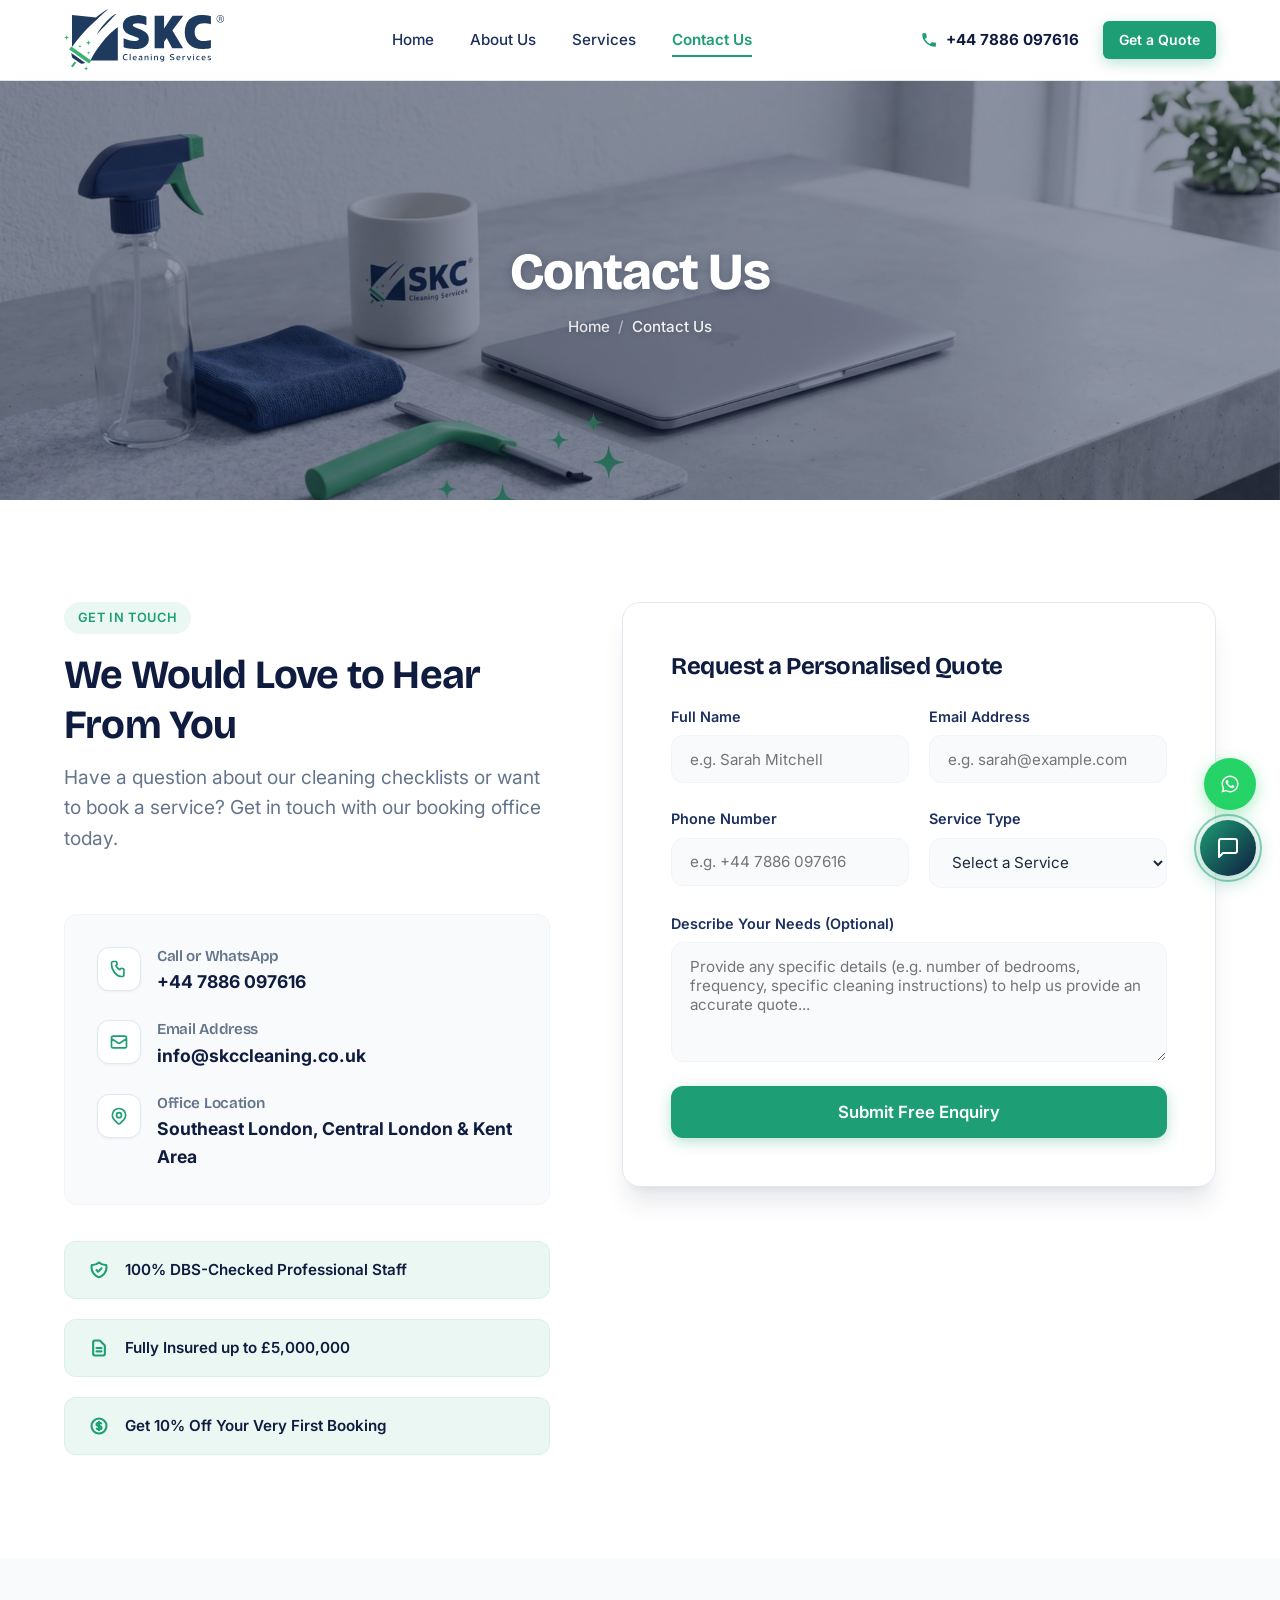
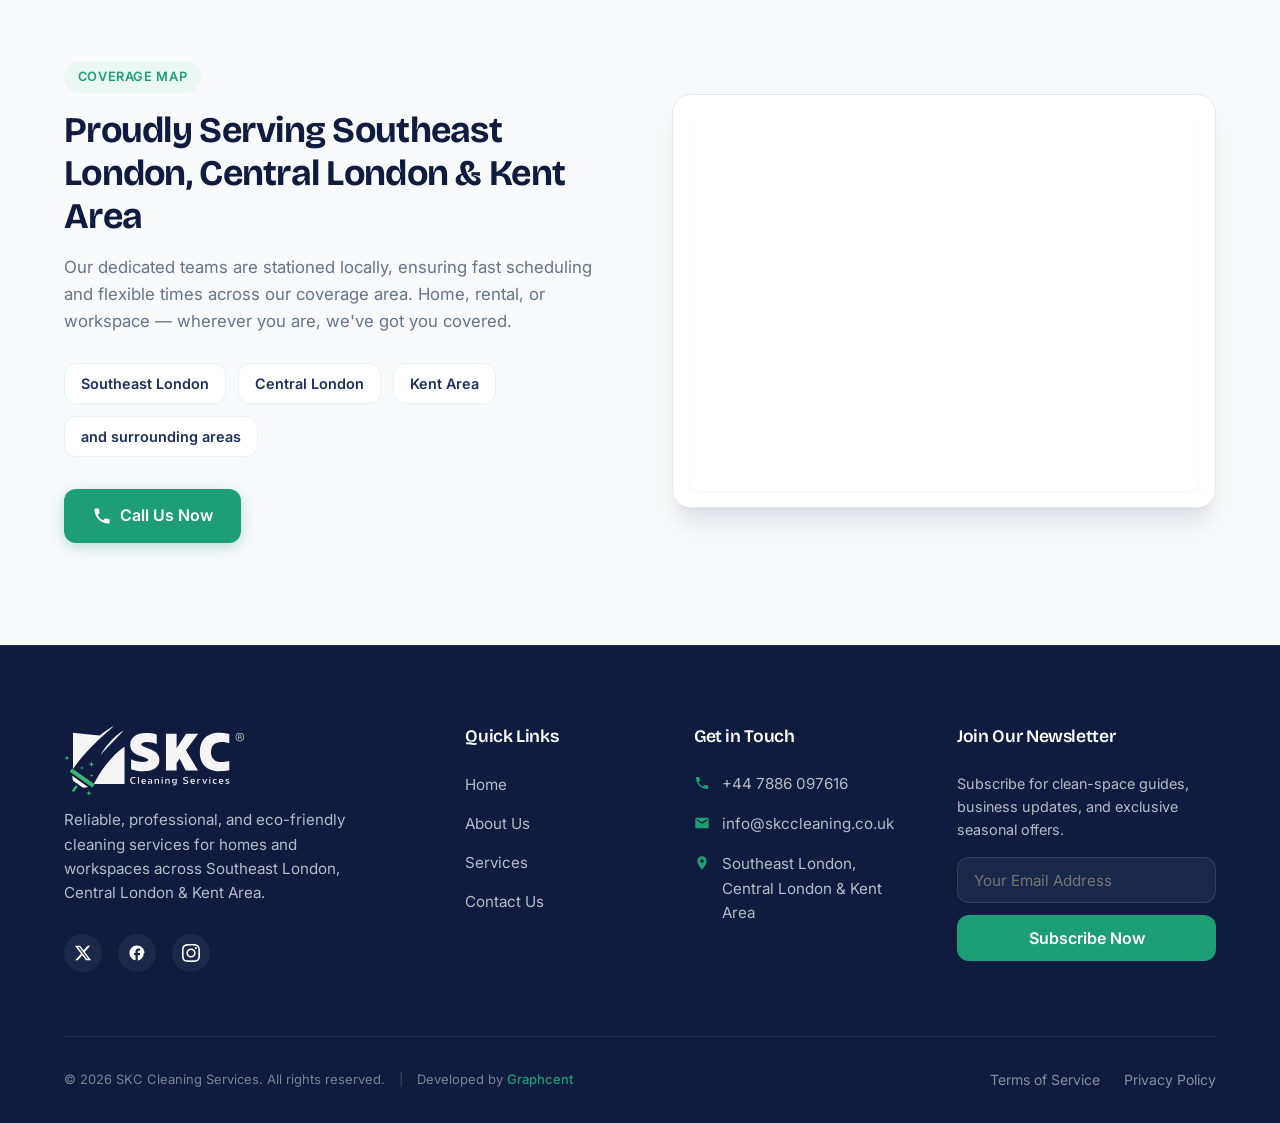
<file: contact-us/index.html>
<!DOCTYPE html>
<html lang="en-GB">
<head>
    <meta charset="UTF-8">
    <meta name="viewport" content="width=device-width, initial-scale=1.0">
    <title>Contact Us | Free Cleaning Quote | SKC Cleaning Services</title>
    <meta name="description" content="Request a free cleaning quote from SKC Cleaning Services. Call, WhatsApp or send an enquiry for home and workspace cleaning in London &amp; Kent.">
    <link rel="canonical" href="https://www.skccleaning.co.uk/contact-us/">
    <meta name="robots" content="index, follow, max-image-preview:large, max-snippet:-1, max-video-preview:-1">
    <meta name="theme-color" content="#0F1C3F">

    <!-- Open Graph / Facebook -->
    <meta property="og:type" content="website">
    <meta property="og:site_name" content="SKC Cleaning Services">
    <meta property="og:locale" content="en_GB">
    <meta property="og:title" content="Contact Us | Free Cleaning Quote | SKC Cleaning Services">
    <meta property="og:description" content="Request a free cleaning quote from SKC Cleaning Services. Call, WhatsApp or send an enquiry for home and workspace cleaning in London &amp; Kent.">
    <meta property="og:url" content="https://www.skccleaning.co.uk/contact-us/">
    <meta property="og:image" content="https://www.skccleaning.co.uk/Images/skc-thumbnail.jpg">
    <meta property="og:image:width" content="1200">
    <meta property="og:image:height" content="630">
    <meta property="og:image:type" content="image/jpeg">
    <meta property="og:image:alt" content="SKC Cleaning Services — reliable cleaning for homes and workspaces">

    <!-- Twitter -->
    <meta name="twitter:card" content="summary_large_image">
    <meta name="twitter:title" content="Contact Us | Free Cleaning Quote | SKC Cleaning Services">
    <meta name="twitter:description" content="Request a free cleaning quote from SKC Cleaning Services. Call, WhatsApp or send an enquiry for home and workspace cleaning in London &amp; Kent.">
    <meta name="twitter:image" content="https://www.skccleaning.co.uk/Images/skc-thumbnail.jpg">
    <meta name="twitter:image:alt" content="SKC Cleaning Services — reliable cleaning for homes and workspaces">
    <link rel="stylesheet" href="../styles.css">    
    <!-- Performance SEO DNS Prefetch and Preconnect -->
    <link rel="dns-prefetch" href="https://fonts.googleapis.com" />
    <link rel="dns-prefetch" href="https://fonts.gstatic.com" />
    <link rel="dns-prefetch" href="https://cdn.jsdelivr.net" />
    <link rel="dns-prefetch" href="https://wa.me" />
    <link rel="preconnect" href="https://fonts.googleapis.com" crossorigin />
    <link rel="preconnect" href="https://fonts.gstatic.com" crossorigin />
    <link rel="preconnect" href="https://cdn.jsdelivr.net" crossorigin />

    

    
    <!-- Favicon References -->
    <link rel="icon" type="image/svg+xml" href="../Icons/Favicon/SKC-Fav.svg" media="(prefers-color-scheme: light)">
    <link rel="icon" type="image/svg+xml" href="../Icons/Favicon/SKC-Fav-Light.svg" media="(prefers-color-scheme: dark)">

    <!-- Structured Data (JSON-LD) -->
    <script type="application/ld+json">
    {
      "@context": "https://schema.org",
      "@graph": [
        {
          "@type": "ContactPage",
          "@id": "https://www.skccleaning.co.uk/contact-us/#webpage",
          "url": "https://www.skccleaning.co.uk/contact-us/",
          "name": "Contact Us | Free Cleaning Quote | SKC Cleaning Services",
          "description": "Request a free cleaning quote from SKC Cleaning Services. Call, WhatsApp or send an enquiry for home and workspace cleaning in London & Kent.",
          "inLanguage": "en-GB",
          "isPartOf": {
            "@id": "https://www.skccleaning.co.uk/#website"
          },
          "about": {
            "@id": "https://www.skccleaning.co.uk/#localbusiness"
          },
          "breadcrumb": {
            "@id": "https://www.skccleaning.co.uk/contact-us/#breadcrumb"
          }
        },
        {
          "@type": "BreadcrumbList",
          "@id": "https://www.skccleaning.co.uk/contact-us/#breadcrumb",
          "itemListElement": [
            {
              "@type": "ListItem",
              "position": 1,
              "name": "Home",
              "item": "https://www.skccleaning.co.uk/"
            },
            {
              "@type": "ListItem",
              "position": 2,
              "name": "Contact Us",
              "item": "https://www.skccleaning.co.uk/contact-us/"
            }
          ]
        }
      ]
    }
    </script>
</head>
<body>

    <!-- ==========================================================================
       NAVIGATION HEADER
       ========================================================================== -->
    <header class="header-wrapper" id="headerWrapper">
        <div class="container navbar">
            <!-- Brand Logo -->
            <a href="../" class="logo" id="logoLink" aria-label="SKC Cleaning Services Home">
                <img src="../Logo-Primary-Light.svg" alt="SKC Cleaning Services Logo" loading="eager" onerror="this.style.display='none'; this.nextElementSibling.style.display='block';">
                <span class="logo-fallback" style="display:none; font-weight:800; font-size:1.4rem; color:var(--primary-navy);">SKC Cleaning Services</span>
            </a>

            <!-- Navigation Links -->
            <nav aria-label="Main Navigation">
                <ul class="nav-menu" id="navMenu">
                    <li><a href="../" class="nav-link">Home</a></li>
                    <li><a href="../about/" class="nav-link">About Us</a></li>
                    <li><a href="../services/" class="nav-link">Services</a></li>
                    <li><a href="../contact-us/" class="nav-link">Contact Us</a></li>
                                        <!-- Mobile-only quick buttons in nav drawer -->
                    <li class="nav-menu-mobile-cta" style="display: none;">
                        <a href="tel:+447886097616" class="mobile-nav-phone">
                            <svg width="18" height="18" fill="none" stroke="currentColor" stroke-width="2.5" viewBox="0 0 24 24"><path stroke-linecap="round" stroke-linejoin="round" d="M3 5a2 2 0 012-2h3.28a1 1 0 0 1.94.725l.548 2.2a1 1 0 0 1-.321.988l-1.305.98a10.582 10.582 0 004.872 4.872l.98-1.305a1 1 0 0 1.988-.321l2.2.548a1 1 0 0 1.725.94V19a2 2 0 01-2 2h-1C9.716 21 3 14.284 3 6V5z"/></svg>
                            +44 7886 097616
                        </a>
                        <a href="../contact-us/" class="mobile-nav-cta">Get a Free Quote</a>
                    </li>
                </ul>
            </nav>

            <!-- Navigation Action Buttons (Desktop) -->
            <div class="nav-cta">
                <a href="tel:+447886097616" class="phone-link" id="navPhone">
                    <svg width="18" height="18" fill="currentColor" viewBox="0 0 24 24" aria-hidden="true"><path d="M6.62 10.79a15.15 15.15 0 0 0 6.59 6.59l2.2-2.2a1 1 0 0 1 1.11-.27 11.72 11.72 0 0 0 3.67.58 1 1 0 0 1 1 1V20a1 1 0 0 1-1 1A17 17 0 0 1 3 4a1 1 0 0 1 1-1h3.5a1 1 0 0 1 1 1 11.72 11.72 0 0 0 .58 3.67 1 1 0 0 1-.27 1.11z"/></svg>
                    +44 7886 097616
                </a>
                <a href="../contact-us/" class="btn btn-primary btn-sm" id="navQuoteBtn">Get a Quote</a>
            </div>

            <!-- Hamburger Button (Mobile Toggle) -->
            <button class="hamburger" id="hamburgerBtn" aria-label="Toggle navigation menu" aria-expanded="false" aria-controls="navMenu">
                <span></span>
                <span></span>
                <span></span>
            </button>
        </div>
    </header>



    <main style="padding-top: 80px;">
        <!-- ==========================================================================
           PAGE HERO SECTION (Full-Width Bleed)
           ========================================================================== -->
        <section class="page-hero" aria-label="Contact Us Hero">
            <img fetchpriority="high" width="1920" height="1072" src="../Images/Contact-Page.jpeg" alt="SKC Cleaning Services office and customer support team">
            <div class="overlay"></div>
            <div class="hero-content">
                <h1 class="blurry-typed-reveal">Contact Us</h1>
                <nav class="breadcrumb" aria-label="Breadcrumb">
                    <a href="../">Home</a>
                    <span class="divider" aria-hidden="true">/</span>
                    <span>Contact Us</span>
                </nav>
            </div>
        </section>

        <!-- ==========================================================================
           SECTION 1: SPLIT LAYOUT (Direct Details & Enquiry Form - 1/2)
           ========================================================================== -->
        <section id="contactMain">
            <div class="container contact-layout-grid">
                <!-- Left Column: Details & Brand Guarantees -->
                <div class="contact-info-panel reveal">
                    <div>
                        <span class="badge">Get in Touch</span>
                        <h2 class="blurry-typed-reveal">We Would Love to Hear From You</h2>
                        <p class="lead" style="margin-top: 0.5rem; margin-bottom: 1.5rem;">Have a question about our cleaning checklists or want to book a service? Get in touch with our booking office today.</p>
                    </div>

                    <!-- Direct details card -->
                    <div class="contact-info-card" id="contactDetailsCard">
                        <div class="contact-info-list">
                            <!-- Detail 1: Phone -->
                            <div class="contact-info-item">
                                <div class="contact-info-icon" aria-hidden="true">
                                    <svg width="20" height="20" fill="none" stroke="currentColor" stroke-width="2" viewBox="0 0 24 24"><path stroke-linecap="round" stroke-linejoin="round" d="M3 5a2 2 0 012-2h3.28a1 1 0 01.94.725l.548 2.2a1 1 0 01-.321.988l-1.305.98a10.582 10.582 0 004.872 4.872l.98-1.305a1 1 0 01.988-.321l2.2.548a1 1 0 01.725.94V19a2 2 0 01-2 2h-1C9.716 21 3 14.284 3 6V5z"/></svg>
                                </div>
                                <div class="contact-info-text">
                                    <h3>Call or WhatsApp</h3>
                                    <a href="tel:+447886097616" id="infoPhoneLink">+44 7886 097616</a>
                                </div>
                            </div>

                            <!-- Detail 2: Email -->
                            <div class="contact-info-item">
                                <div class="contact-info-icon" aria-hidden="true">
                                    <svg width="20" height="20" fill="none" stroke="currentColor" stroke-width="2" viewBox="0 0 24 24"><path stroke-linecap="round" stroke-linejoin="round" d="M3 8l7.89 5.26a2 2 0 002.22 0L21 8M5 19h14a2 2 0 002-2V7a2 2 0 00-2-2H5a2 2 0 00-2 2v10a2 2 0 002 2z"/></svg>
                                </div>
                                <div class="contact-info-text">
                                    <h3>Email Address</h3>
                                    <a href="mailto:info@skccleaning.co.uk" id="infoEmailLink">info@skccleaning.co.uk</a>
                                </div>
                            </div>

                            <!-- Detail 3: Location -->
                            <div class="contact-info-item">
                                <div class="contact-info-icon" aria-hidden="true">
                                    <svg width="20" height="20" fill="none" stroke="currentColor" stroke-width="2" viewBox="0 0 24 24"><path stroke-linecap="round" stroke-linejoin="round" d="M17.657 16.657L13.414 20.9a1.998 1.998 0 0 1-2.827 0l-4.244-4.243a8 8 0 1 1 11.314 0z"/><path stroke-linecap="round" stroke-linejoin="round" d="M15 11a3 3 0 1 1-6 0 3 3 0 0 1 6 0z"/></svg>
                                </div>
                                <div class="contact-info-text">
                                    <h3>Office Location</h3>
                                    <p>Southeast London, Central London &amp; Kent Area</p>
                                </div>
                            </div>
                        </div>
                    </div>

                    <!-- Vetted guarantees badges -->
                    <div class="contact-guarantees-panel" id="contactGuarantees">
                        <div class="contact-guarantee-row">
                            <svg width="20" height="20" fill="none" stroke="currentColor" stroke-width="2.5" viewBox="0 0 24 24" aria-hidden="true"><path stroke-linecap="round" stroke-linejoin="round" d="M9 12l2 2 4-4m5.618-4.016A11.955 11.955 0 0112 2.944a11.955 11.955 0 01-8.618 3.04A12.02 12.02 0 003 9c0 5.591 3.824 10.29 9 11.622 5.176-1.332 9-6.03 9-11.622 0-1.042-.133-2.052-.382-3.016z"/></svg>
                            <span>100% DBS-Checked Professional Staff</span>
                        </div>
                        <div class="contact-guarantee-row">
                            <svg width="20" height="20" fill="none" stroke="currentColor" stroke-width="2.5" viewBox="0 0 24 24" aria-hidden="true"><path stroke-linecap="round" stroke-linejoin="round" d="M9 12h6m-6 4h6m2 5H7a2 2 0 01-2-2V5a2 2 0 012-2h5.586a1 1 0 01.707.293l5.414 5.414a1 1 0 01.293.707V19a2 2 0 01-2 2z"/></svg>
                            <span>Fully Insured up to £5,000,000</span>
                        </div>
                        <div class="contact-guarantee-row">
                            <svg width="20" height="20" fill="none" stroke="currentColor" stroke-width="2.5" viewBox="0 0 24 24" aria-hidden="true"><path stroke-linecap="round" stroke-linejoin="round" d="M12 8c-1.657 0-3 .895-3 2s1.343 2 3 2 3 .895 3 2-1.343 2-3 2m0-8c1.11 0 2.08.402 2.599 1M12 8V7m0 1v8m0 0v1m0-1c-1.11 0-2.08-.402-2.599-1M21 12a9 9 0 11-18 0 9 9 0 0118 0z"/></svg>
                            <span>Get 10% Off Your Very First Booking</span>
                        </div>
                    </div>


                </div>

                <!-- Right Column: Interactive Enquiry Form -->
                <div class="contact-form-wrapper reveal reveal-delay-2" id="formWrapper">
                    <form id="enquiryForm" action="https://formspree.io/f/mbglvjlr" method="POST" aria-labelledby="formTitle">
                        <input type="hidden" name="_subject" value="New Website Enquiry — SKC Cleaning Services">
                        <input type="hidden" name="_replyto" id="replyToField">
                        <input type="text" name="_gotcha" style="display:none;" tabindex="-1" autocomplete="off">
                        <h3 id="formTitle" style="margin-bottom: 1.5rem;">Request a Personalised Quote</h3>
                        
                        <!-- Inputs Grid (Name and Email) -->
                        <div class="form-group-grid">
                            <div class="form-group">
                                <label for="enquiryName" class="form-label">Full Name</label>
                                <input type="text" id="enquiryName" name="name" class="form-input" placeholder="e.g. Sarah Mitchell" required>
                            </div>
                            <div class="form-group">
                                <label for="enquiryEmail" class="form-label">Email Address</label>
                                <input type="email" id="enquiryEmail" name="email" class="form-input" placeholder="e.g. sarah@example.com" required>
                            </div>
                        </div>

                        <!-- Inputs Grid (Phone and Service Type) -->
                        <div class="form-group-grid">
                            <div class="form-group">
                                <label for="enquiryPhone" class="form-label">Phone Number</label>
                                <input type="tel" id="enquiryPhone" name="phone" class="form-input" placeholder="e.g. +44 7886 097616" required>
                            </div>
                            <div class="form-group">
                                <label for="enquiryService" class="form-label">Service Type</label>
                                <select id="enquiryService" name="service" class="form-select" required>
                                    <option value="" disabled selected>Select a Service</option>
                                    <option value="domestic">Domestic Cleaning</option>
                                    <option value="deep">Deep Cleaning</option>
                                    <option value="tenancy">End-of-Tenancy Cleaning</option>
                                    <option value="commercial">Commercial Cleaning</option>
                                    <option value="builders">After-Builders Cleaning</option>
                                    <option value="office">Office Cleaning</option>
                                </select>
                            </div>
                        </div>

                        <!-- Message box -->
                        <div class="form-group">
                            <label for="enquiryMessage" class="form-label">Describe Your Needs (Optional)</label>
                            <textarea id="enquiryMessage" name="message" class="form-textarea" placeholder="Provide any specific details (e.g. number of bedrooms, frequency, specific cleaning instructions) to help us provide an accurate quote..."></textarea>
                        </div>

                        <button type="submit" class="btn btn-primary">Submit Free Enquiry</button>
                    </form>

                    <!-- Hidden Premium success message overlay -->
                    <div class="form-success-message" id="formSuccess" aria-live="polite">
                        <div class="success-icon-wrap" aria-hidden="true">✓</div>
                        <h3>Enquiry Received!</h3>
                        <p>Thank you for requesting a quote. Our booking office has received your enquiry. We will review your details and contact you within the next 2-4 business hours.</p>
                        <a href="../" class="btn btn-secondary">Return to Home</a>
                    </div>
                </div>
            </div>
        </section>

        <!-- ==========================================================================
           SECTION 2: SERVICE AREA BANNER (Trust & Postcodes - 2/2)
           ========================================================================== -->
        <section class="section-alt" id="contactTrust">
            <div class="container coverage-box-grid">
                <!-- Left Column: Coverage Content -->
                <div class="coverage-left-content reveal">
                    <span class="badge">Coverage Map</span>
                    <h2 style="margin-bottom: 1rem; font-size: 2.25rem; line-height: 1.2;">Proudly Serving Southeast London, Central London &amp; Kent Area</h2>
                    <p style="margin-bottom: 1.5rem; font-size: 1.05rem; color: var(--text-muted);">Our dedicated teams are stationed locally, ensuring fast scheduling and flexible times across our coverage area. Home, rental, or workspace — wherever you are, we've got you covered.</p>
                    <div class="coverage-list-pills" style="margin-bottom: 2rem;">
                        <span class="coverage-pill" style="background-color: var(--bg-white);">Southeast London</span>
                        <span class="coverage-pill" style="background-color: var(--bg-white);">Central London</span>
                        <span class="coverage-pill" style="background-color: var(--bg-white);">Kent Area</span>
                        <span class="coverage-pill" style="background-color: var(--bg-white);">and surrounding areas</span>
                    </div>
                    <a href="tel:+447886097616" class="btn btn-primary" id="mapCallBtn">
                        <svg width="20" height="20" fill="currentColor" viewBox="0 0 24 24" aria-hidden="true"><path d="M6.62 10.79a15.15 15.15 0 0 0 6.59 6.59l2.2-2.2a1 1 0 0 1 1.11-.27 11.72 11.72 0 0 0 3.67.58 1 1 0 0 1 1 1V20a1 1 0 0 1-1 1A17 17 0 0 1 3 4a1 1 0 0 1 1-1h3.5a1 1 0 0 1 1 1 11.72 11.72 0 0 0 .58 3.67 1 1 0 0 1-.27 1.11z"/></svg>
                        Call Us Now
                    </a>
                </div>
                
                <!-- Right Column: Interactive Map Widget -->
                <div class="coverage-graphic-card reveal reveal-delay-2" style="padding: 1rem;">
                    <div class="map-container" style="border-radius: var(--radius-md); overflow: hidden; box-shadow: var(--shadow-sm); border: none;">
                        <iframe src="https://www.google.com/maps/embed?pb=!1m18!1m12!1m3!1d158858.1299947833!2d-0.24168016405781414!3d51.528771840898514!2m3!1f0!2f0!3f0!3m2!1i1024!2i768!4f13.1!3m3!1m2!1s0x47d8a00baf21de75%3A0x52963a5addd52a99!2sLondon%2C%20UK!5e0!3m2!1sen!2sua!4v1709425424564!5m2!1sen!2sua" style="border:0; width:100%; height:380px; display:block;" allowfullscreen="" loading="lazy" referrerpolicy="no-referrer-when-downgrade"></iframe>
                    </div>
                </div>
            </div>
        </section>
    </main>

    <!-- ==========================================================================
       FOOTER STYLE
       ========================================================================== -->
    <footer>
        <div class="container">
            <div class="footer-top">
                <!-- Col 1: Logo, Tagline, Socials -->
                <div class="footer-logo-area">
                    <a href="../" class="footer-logo" aria-label="SKC Cleaning Services Home">
                        <img src="../Logo-Primary-Dark.svg" alt="SKC Cleaning Services Logo" loading="lazy" onerror="this.style.display='none'; this.nextElementSibling.style.display='block';">
                        <span class="logo-fallback" style="display:none; font-weight:800; font-size:1.4rem; color:var(--bg-white);">SKC Cleaning Services</span>
                    </a>
                    <p class="footer-tagline">Reliable, professional, and eco-friendly cleaning services for homes and workspaces across Southeast London, Central London &amp; Kent Area.</p>
                    <div class="social-icons" id="footerSocials">
                        <a href="#" class="social-icon" aria-label="Follow SKC on Twitter/X">
                            <svg width="18" height="18" fill="currentColor" viewBox="0 0 24 24"><path d="M18.244 2.25h3.308l-7.227 8.26 8.502 11.24H16.17l-5.214-6.817L4.99 21.75H1.68l7.73-8.835L1.254 2.25H8.08l4.713 6.231zm-1.161 17.52h1.833L7.084 4.126H5.117z"/></svg>
                        </a>
                        <a href="#" class="social-icon" aria-label="Follow SKC on Facebook">
                            <svg width="18" height="18" fill="currentColor" viewBox="0 0 24 24"><path d="M22 12c0-5.52-4.48-10-10-10S2 6.48 2 12c0 4.84 3.44 8.87 8 9.8V15H8v-3h2V9.5C10 7.57 11.57 6 13.5 6H16v3h-2c-.55 0-1 .45-1 1v2h3v3h-3v6.95c4.56-.93 8-4.96 8-9.75z"/></svg>
                        </a>
                        <a href="#" class="social-icon" aria-label="Follow SKC on Instagram">
                            <svg width="18" height="18" fill="currentColor" viewBox="0 0 24 24"><path d="M12 2.163c3.204 0 3.584.012 4.85.07 3.252.148 4.771 1.691 4.919 4.919.058 1.265.069 1.645.069 4.849 0 3.205-.012 3.584-.069 4.849-.149 3.225-1.664 4.771-4.919 4.919-1.266.058-1.644.07-4.85.07-3.204 0-3.584-.012-4.849-.07-3.26-.149-4.771-1.699-4.919-4.92-.058-1.265-.07-1.644-.07-4.849 0-3.204.013-3.583.07-4.849.149-3.227 1.664-4.771 4.919-4.919 1.266-.057 1.645-.069 4.849-.069zM12 0C8.741 0 8.333.014 7.053.072 2.695.272.273 2.69.073 7.051.014 8.333 0 8.741 0 12c0 3.259.014 3.668.072 4.948.2 4.358 2.618 6.78 6.98 6.98 1.281.058 1.689.072 4.948.072 3.259 0 3.668-.014 4.948-.072 4.354-.2 6.782-2.618 6.979-6.98.059-1.28.073-1.689.073-4.948 0-3.259-.014-3.667-.072-4.947-.196-4.354-2.617-6.78-6.979-6.98C15.668.014 15.259 0 12 0zm0 5.838a6.162 6.162 0 100 12.324 6.162 6.162 0 000-12.324zM12 16a4 4 0 110-8 4 4 0 010 8zm6.406-11.845a1.44 1.44 0 100 2.881 1.44 1.44 0 000-2.881z"/></svg>
                        </a>
                    </div>
                </div>

                <!-- Col 2: Navigation Links -->
                <div>
                    <h4 class="footer-title">Quick Links</h4>
                    <ul class="footer-links">
                        <li><a href="../">Home</a></li>
                        <li><a href="../about/">About Us</a></li>
                        <li><a href="../services/">Services</a></li>
                        <li><a href="../contact-us/">Contact Us</a></li>
                    </ul>
                </div>

                <!-- Col 3: Contact Details -->
                <div>
                    <h4 class="footer-title">Get in Touch</h4>
                    <div class="footer-contact-info">
                        <div class="footer-contact-item">
                            <svg width="16" height="16" fill="currentColor" viewBox="0 0 24 24"><path d="M6.62 10.79a15.15 15.15 0 0 0 6.59 6.59l2.2-2.2a1 1 0 0 1 1.11-.27 11.72 11.72 0 0 0 3.67.58 1 1 0 0 1 1 1V20a1 1 0 0 1-1 1A17 17 0 0 1 3 4a1 1 0 0 1 1-1h3.5a1 1 0 0 1 1 1 11.72 11.72 0 0 0 .58 3.67 1 1 0 0 1-.27 1.11z"/></svg>
                            <a href="tel:+447886097616">+44 7886 097616</a>
                        </div>
                        <div class="footer-contact-item">
                            <svg width="16" height="16" fill="currentColor" viewBox="0 0 24 24"><path d="M20 4H4c-1.1 0-1.99.9-1.99 2L2 18c0 1.1.9 2 2 2h16c1.1 0 2-.9 2-2V6c0-1.1-.9-2-2-2zm0 4l-8 5-8-5V6l8 5 8-5v2z"/></svg>
                            <a href="mailto:info@skccleaning.co.uk">info@skccleaning.co.uk</a>
                        </div>
                        <div class="footer-contact-item">
                            <svg width="16" height="16" fill="currentColor" viewBox="0 0 24 24"><path d="M12 2C8.13 2 5 5.13 5 9c0 5.25 7 13 7 13s7-7.75 7-13c0-3.87-3.13-7-7-7zm0 9.5c-1.38 0-2.5-1.12-2.5-2.5s1.12-2.5 2.5-2.5 2.5 1.12 2.5 2.5-1.12 2.5-2.5 2.5z"/></svg>
                            <span>Southeast London, Central London &amp; Kent Area</span>
                        </div>
                    </div>
                </div>

                <!-- Col 4: Newsletter Signup -->
                <div>
                    <h4 class="footer-title">Join Our Newsletter</h4>
                    <p class="newsletter-text">Subscribe for clean-space guides, business updates, and exclusive seasonal offers.</p>
                    <form class="newsletter-form" id="newsletterForm" action="https://formspree.io/f/myezqyzp" method="POST">
                        <label for="newsletterEmail" class="sr-only">Email Address</label>
                        <input type="email" id="newsletterEmail" placeholder="Your Email Address" class="newsletter-input" aria-label="Email address for newsletter sign-up" required>
                        <button type="submit" class="newsletter-submit">Subscribe Now</button>
                    </form>
                </div>
            </div>

            <!-- Footer Bottom: Legal & Copyright -->
            <div class="footer-bottom">
                <div class="footer-bottom-bar">
                  <span class="footer-copy">© 2026 SKC Cleaning Services. All rights reserved.</span>
                  <span class="footer-divider">|</span>
                  <span class="footer-dev-credit">Developed by <a href="https://wa.me/message/3MLXJUDUUB4BB1" target="_blank" rel="noopener noreferrer">Graphcent</a></span>
                </div>
                <div class="footer-legal-links" id="footerLegalLinks">
                    <a href="../terms-of-service/">Terms of Service</a>
                    <a href="../privacy-policy/">Privacy Policy</a>
                </div>
            </div>
        </div>
    </footer>

    <!-- WhatsApp Floating Button -->
    <a href="https://wa.me/447886097616" class="whatsapp-float" target="_blank" rel="noopener noreferrer" aria-label="Chat on WhatsApp">
        <img src="../Icons/Icon_WhatsApp.svg" alt="WhatsApp Icon" width="24" height="24" loading="lazy">
    </a>

    <!-- SKC Assistant Chatbot -->
    <div class="skc-chat-wrapper">
      <div class="skc-tooltip" id="skcTooltip">👋 Hi! Need help? Ask the SKC Assistant</div>
      <div class="skc-chat-window" id="skcChatWindow">
        <div class="skc-chat-header">
          <div class="skc-chat-header-info"><div class="skc-status-dot"></div>SKC Assistant</div>
          <button class="skc-close-btn" onclick="toggleSKCChat()" aria-label="Close Chat">✕</button>
        </div>
        <div class="skc-chat-body" id="skcMessages">
          <div class="skc-msg bot">Hi! I'm the SKC Assistant. What can I help you with today?</div>
          <div class="skc-quick-chips" id="skcChips">
            <button onclick="skcChip('Our services')">Our services</button>
            <button onclick="skcChip('Get a quote')">Get a quote</button>
            <button onclick="skcChip('Service area')">Service area</button>
            <button onclick="skcChip('Contact')">Contact</button>
            <button onclick="skcChip('Hours')">Hours</button>
            <button onclick="skcChip('Pricing')">Pricing</button>
          </div>
        </div>
        <div class="skc-chat-input-row">
          <input type="text" id="skcInput" placeholder="Ask me anything..." onkeydown="if(event.key==='Enter')skcSend()">
          <button onclick="skcSend()" aria-label="Send Message">
            <svg width="18" height="18" fill="none" stroke="#fff" stroke-width="2" viewBox="0 0 24 24"><path stroke-linecap="round" stroke-linejoin="round" d="M22 2L11 13"/><path stroke-linecap="round" stroke-linejoin="round" d="M22 2L15 22L11 13L2 9L22 2Z"/></svg>
          </button>
        </div>
      </div>
      <button class="skc-chat-btn" onclick="toggleSKCChat()" aria-label="Toggle SKC Assistant Chat">
        <div class="skc-pulse-ring"></div>
        <svg width="24" height="24" viewBox="0 0 24 24" fill="none" stroke="#fff" stroke-width="2" stroke-linecap="round" stroke-linejoin="round" style="position:relative;z-index:1"><path d="M21 15a2 2 0 0 1-2 2H7l-4 4V5a2 2 0 0 1 2-2h14a2 2 0 0 1 2 2z"/></svg>
      </button>
    </div>

    <script src="../script.js"></script>
    <!-- SKC Assistant Chatbot Script -->
    <script type="text/javascript">
    (function(){
      var KB=[
        {keys:['service','offer','provide','what do','clean','option'],reply:'SKC offers 6 services:\n1. Domestic Cleaning\n2. Deep Cleaning\n3. End-of-Tenancy Cleaning\n4. Commercial Cleaning\n5. After-Builders Cleaning\n6. Office Cleaning\n\nWhich would you like to know more about?'},
        {keys:['domestic','home','house','residential','flat','apartment'],reply:'Our Domestic Cleaning service keeps your home fresh, tidy, and hygienic. Regular cleans tailored to your schedule. <a href="/services">See all services →</a>'},
        {keys:['deep clean','deep-clean','thorough','top to bottom'],reply:'Deep Cleaning is a detailed top-to-bottom clean for spaces that need extra care — kitchens, bathrooms, and hard-to-reach areas included. <a href="/services">Learn more →</a>'},
        {keys:['tenancy','move out','move in','end of','landlord','tenant','rental'],reply:'Our End-of-Tenancy Cleaning is perfect for tenants, landlords, and property managers. We ensure properties are spotless for handover. <a href="/services">Learn more →</a>'},
        {keys:['commercial','business','shop','salon','clinic','school','church','workplace','office'],reply:'We clean offices, shops, salons, clinics, schools, churches, and all commercial spaces across Southeast London, Central London and Kent. <a href="/services">Learn more →</a>'},
        {keys:['builder','after build','construction','renovation','dust','debris'],reply:'After-Builders Cleaning removes dust, debris, and construction mess — leaving your property pristine after renovation or building work. <a href="/services">Learn more →</a>'},
        {keys:['price','cost','how much','rate','charge','fee','afford','cheap','expensive','quote'],reply:'Every property is different, so we offer personalised quotes. Get in touch for a free estimate!\n📞 +44 7886 097616\n📧 info@skccleaning.co.uk\n🔗 <a href="/contact-us">Request a free quote →</a>'},
        {keys:['area','cover','location','where','london','kent','southeast','central','south east'],reply:'We proudly serve:\n📍 Southeast London\n📍 Central London\n📍 Kent Area\n\nNot sure if we cover your postcode? Contact us to confirm!'},
        {keys:['book','schedule','appointment','reserve','arrange','visit'],reply:'Ready to book? Here\'s how to reach us:\n📞 +44 7886 097616\n💬 <a href="https://wa.me/447886097616" target="_blank">WhatsApp us</a>\n📋 <a href="/contact-us">Fill in our enquiry form →</a>'},
        {keys:['contact','reach','email','phone','call','whatsapp','number','get in touch'],reply:'You can reach SKC Cleaning Services here:\n📞 +44 7886 097616\n📧 info@skccleaning.co.uk\n💬 <a href="https://wa.me/447886097616" target="_blank">WhatsApp</a>\n📋 <a href="/contact-us">Enquiry form →</a>'},
        {keys:['hour','time','open','available','when','day','weekend'],reply:'We offer flexible scheduling Monday to Sunday, 7am to 8pm. Contact us to discuss a time that works for you. <a href="/contact-us">Get in touch →</a>'},
        {keys:['discount','offer','deal','10%','first','promo','promotion','saving'],reply:'🎉 Get 10% off your first cleaning service! Contact us to claim your discount when booking. <a href="/contact-us">Book now →</a>'},
        {keys:['eco','environment','green','friendly','product','chemical','safe'],reply:'We use eco-friendly products that are safe for your home, children, pets, and the environment — without compromising on results.'},
        {keys:['insur','dbs','check','trust','safe','credential','certif'],reply:'SKC Cleaning Services is fully insured and all our staff are DBS checked. Your home and workplace are in safe hands. ✅'},
        {keys:['review','testimonial','rating','star','feedback','customer'],reply:'Our clients love us! SKC is trusted by 1,000+ clients across Southeast London, Central London and Kent. <a href="/about">Read more about us →</a>'},
        {keys:['about','who','company','story','value','founded','team'],reply:'SKC Cleaning Services is a professional cleaning company built on reliability, trust, and family values — proudly serving London and Kent. <a href="/about">Our full story →</a>'},
        {keys:['privacy','gdpr','data','policy','terms','legal'],reply:'You can read our full legal documents here:\n📄 <a href="/privacy-policy">Privacy Policy</a>\n📄 <a href="/terms-of-service">Terms of Service</a>'},
        {keys:['hi','hello','hey','good morning','good afternoon','howdy','yo'],reply:'Hello! 👋 Welcome to SKC Cleaning Services. How can I help you today? You can ask me about our services, pricing, service area, or how to get in touch.'},
        {keys:['thank','thanks','cheers','appreciate','helpful'],reply:'You\'re welcome! 😊 Is there anything else I can help you with? Feel free to ask anytime.'},
        {keys:['bye','goodbye','see you','later','done','that\'s all'],reply:'Thanks for chatting with SKC Assistant! Have a wonderful day. 👋 Don\'t hesitate to come back if you need anything.'}
      ];
      function getReply(msg){var m=msg.toLowerCase().trim();for(var i=0;i<KB.length;i++){for(var j=0;j<KB[i].keys.length;j++){if(m.includes(KB[i].keys[j]))return KB[i].reply;}}return 'I\'m not sure about that, but our team can help! 😊\n📞 +44 7886 097616\n📧 info@skccleaning.co.uk\n💬 <a href="https://wa.me/447886097616" target="_blank">WhatsApp us</a>';}
      var w=document.getElementById('skcChatWindow'),ms=document.getElementById('skcMessages'),inp=document.getElementById('skcInput'),tt=document.getElementById('skcTooltip'),ch=document.getElementById('skcChips');
      if(!ms)return;
      function addMsg(h,t){var e=document.createElement('div');e.className='skc-msg '+t;e.innerHTML = h.replace(/href="\/([a-z-]*)"/g, function (m, p) { return 'href="' + (window.SKC_ROOT || '/') + (p ? p + '/' : '') + '"'; }).replace(/\n/g, '<br>');ms.appendChild(e);ms.scrollTop=ms.scrollHeight;}
      function showTyping(){var t=document.createElement('div');t.className='skc-typing';t.id='skcTyping';t.innerHTML='<span></span><span></span><span></span>';ms.appendChild(t);ms.scrollTop=ms.scrollHeight;}
      function hideTyping(){var t=document.getElementById('skcTyping');if(t)t.remove();}
      window.skcSend=function(){var text=inp.value.trim();if(!text)return;addMsg(text,'user');inp.value='';if(ch)ch.style.display='none';showTyping();setTimeout(function(){hideTyping();addMsg(getReply(text),'bot');},650);};
      window.skcChip=function(text){addMsg(text,'user');if(ch)ch.style.display='none';showTyping();setTimeout(function(){hideTyping();addMsg(getReply(text),'bot');},500);};
      window.toggleSKCChat=function(){w.classList.toggle('open');if(tt)tt.classList.remove('show');if(w.classList.contains('open'))inp.focus();};
      setTimeout(function(){if(tt){tt.classList.add('show');setTimeout(function(){tt.classList.remove('show');},4500);}},3000);
    })();
    </script>

</body>
</html>
</file>
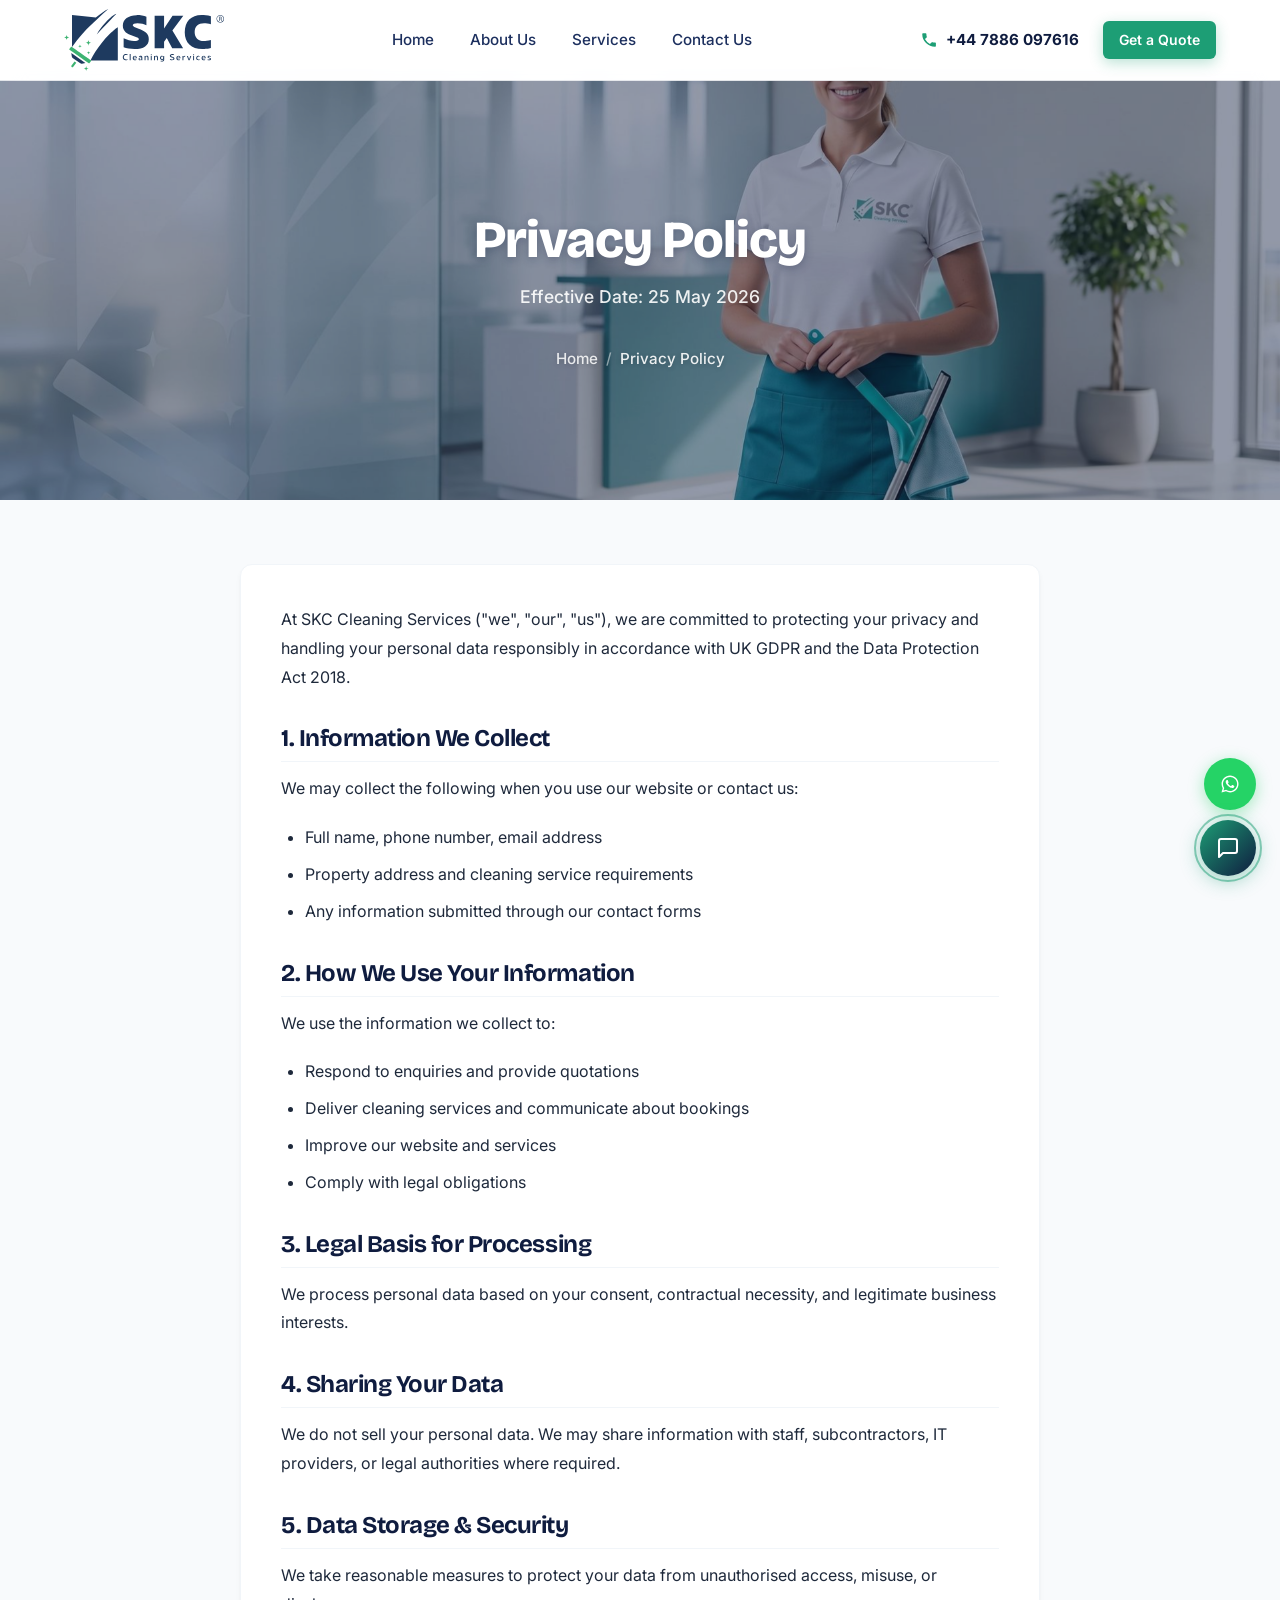
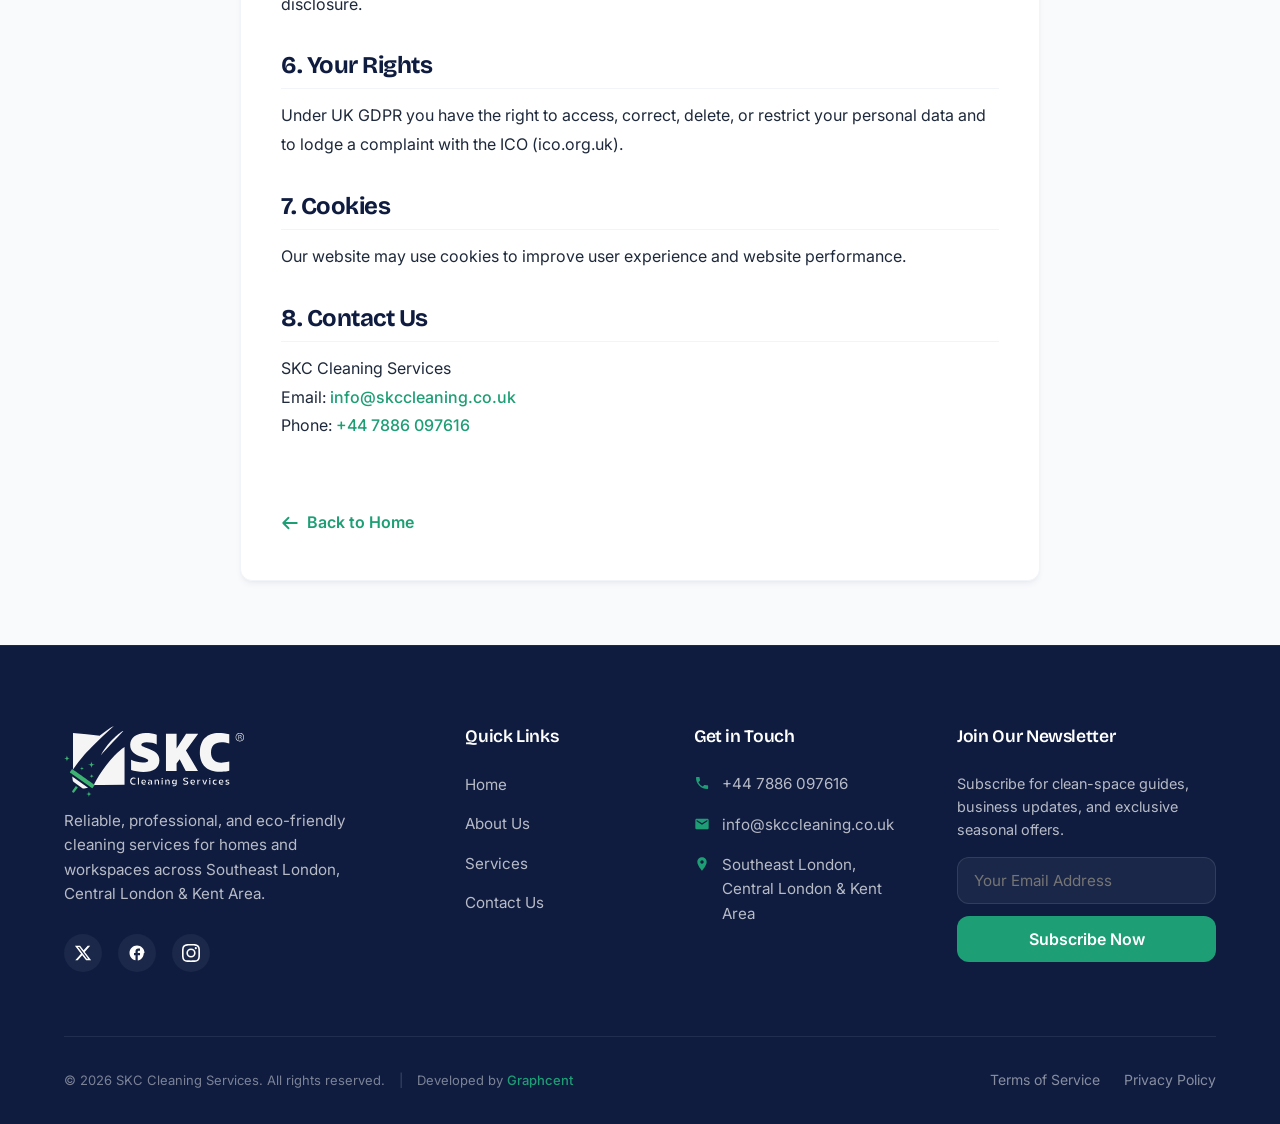
<file: privacy-policy/index.html>
<!DOCTYPE html>
<html lang="en-GB">
<head>
    <meta charset="UTF-8">
    <meta name="viewport" content="width=device-width, initial-scale=1.0">
    <title>Privacy Policy | SKC Cleaning Services</title>
    <meta name="description" content="How SKC Cleaning Services collects, uses and protects your personal data when you use our website or book a cleaning service.">
    <link rel="canonical" href="https://www.skccleaning.co.uk/privacy-policy/">
    <meta name="robots" content="index, follow, max-image-preview:large, max-snippet:-1, max-video-preview:-1">
    <meta name="theme-color" content="#0F1C3F">

    <!-- Open Graph / Facebook -->
    <meta property="og:type" content="website">
    <meta property="og:site_name" content="SKC Cleaning Services">
    <meta property="og:locale" content="en_GB">
    <meta property="og:title" content="Privacy Policy | SKC Cleaning Services">
    <meta property="og:description" content="How SKC Cleaning Services collects, uses and protects your personal data when you use our website or book a cleaning service.">
    <meta property="og:url" content="https://www.skccleaning.co.uk/privacy-policy/">
    <meta property="og:image" content="https://www.skccleaning.co.uk/Images/skc-thumbnail.jpg">
    <meta property="og:image:width" content="1200">
    <meta property="og:image:height" content="630">
    <meta property="og:image:type" content="image/jpeg">
    <meta property="og:image:alt" content="SKC Cleaning Services — reliable cleaning for homes and workspaces">

    <!-- Twitter -->
    <meta name="twitter:card" content="summary_large_image">
    <meta name="twitter:title" content="Privacy Policy | SKC Cleaning Services">
    <meta name="twitter:description" content="How SKC Cleaning Services collects, uses and protects your personal data when you use our website or book a cleaning service.">
    <meta name="twitter:image" content="https://www.skccleaning.co.uk/Images/skc-thumbnail.jpg">
    <meta name="twitter:image:alt" content="SKC Cleaning Services — reliable cleaning for homes and workspaces">
    <link rel="stylesheet" href="../styles.css">    
    <!-- Performance SEO DNS Prefetch and Preconnect -->
    <link rel="dns-prefetch" href="https://fonts.googleapis.com" />
    <link rel="dns-prefetch" href="https://fonts.gstatic.com" />
    <link rel="dns-prefetch" href="https://cdn.jsdelivr.net" />
    <link rel="dns-prefetch" href="https://wa.me" />
    <link rel="preconnect" href="https://fonts.googleapis.com" crossorigin />
    <link rel="preconnect" href="https://fonts.gstatic.com" crossorigin />
    <link rel="preconnect" href="https://cdn.jsdelivr.net" crossorigin />

    

    
    <!-- Favicon References -->
    <link rel="icon" type="image/svg+xml" href="../Icons/Favicon/SKC-Fav.svg" media="(prefers-color-scheme: light)">
    <link rel="icon" type="image/svg+xml" href="../Icons/Favicon/SKC-Fav-Light.svg" media="(prefers-color-scheme: dark)">

    <!-- Structured Data (JSON-LD) -->
    <script type="application/ld+json">
    {
      "@context": "https://schema.org",
      "@graph": [
        {
          "@type": "WebPage",
          "@id": "https://www.skccleaning.co.uk/privacy-policy/#webpage",
          "url": "https://www.skccleaning.co.uk/privacy-policy/",
          "name": "Privacy Policy | SKC Cleaning Services",
          "description": "How SKC Cleaning Services collects, uses and protects your personal data when you use our website or book a cleaning service.",
          "inLanguage": "en-GB",
          "isPartOf": {
            "@id": "https://www.skccleaning.co.uk/#website"
          },
          "about": {
            "@id": "https://www.skccleaning.co.uk/#localbusiness"
          },
          "breadcrumb": {
            "@id": "https://www.skccleaning.co.uk/privacy-policy/#breadcrumb"
          }
        },
        {
          "@type": "BreadcrumbList",
          "@id": "https://www.skccleaning.co.uk/privacy-policy/#breadcrumb",
          "itemListElement": [
            {
              "@type": "ListItem",
              "position": 1,
              "name": "Home",
              "item": "https://www.skccleaning.co.uk/"
            },
            {
              "@type": "ListItem",
              "position": 2,
              "name": "Privacy Policy",
              "item": "https://www.skccleaning.co.uk/privacy-policy/"
            }
          ]
        }
      ]
    }
    </script>
</head>
<body>

    <!-- ==========================================================================
       NAVIGATION HEADER
       ========================================================================== -->
    <header class="header-wrapper" id="headerWrapper">
        <div class="container navbar">
            <!-- Brand Logo -->
            <a href="../" class="logo" id="logoLink" aria-label="SKC Cleaning Services Home">
                <img src="../Logo-Primary-Light.svg" alt="SKC Cleaning Services Logo" loading="eager" onerror="this.style.display='none'; this.nextElementSibling.style.display='block';">
                <span class="logo-fallback" style="display:none; font-weight:800; font-size:1.4rem; color:var(--primary-navy);">SKC Cleaning Services</span>
            </a>

            <!-- Navigation Links -->
            <nav aria-label="Main Navigation">
                <ul class="nav-menu" id="navMenu">
                    <li><a href="../" class="nav-link">Home</a></li>
                    <li><a href="../about/" class="nav-link">About Us</a></li>
                    <li><a href="../services/" class="nav-link">Services</a></li>
                    <li><a href="../contact-us/" class="nav-link">Contact Us</a></li>
                                        <!-- Mobile-only quick buttons in nav drawer -->
                    <li class="nav-menu-mobile-cta" style="display: none;">
                        <a href="tel:+447886097616" class="mobile-nav-phone">
                            <svg width="18" height="18" fill="none" stroke="currentColor" stroke-width="2.5" viewBox="0 0 24 24"><path stroke-linecap="round" stroke-linejoin="round" d="M3 5a2 2 0 012-2h3.28a1 1 0 0 1.94.725l.548 2.2a1 1 0 0 1-.321.988l-1.305.98a10.582 10.582 0 004.872 4.872l.98-1.305a1 1 0 0 1.988-.321l2.2.548a1 1 0 0 1.725.94V19a2 2 0 01-2 2h-1C9.716 21 3 14.284 3 6V5z"/></svg>
                            +44 7886 097616
                        </a>
                        <a href="../contact-us/" class="mobile-nav-cta">Get a Free Quote</a>
                    </li>
                </ul>
            </nav>

            <!-- Navigation Action Buttons (Desktop) -->
            <div class="nav-cta">
                <a href="tel:+447886097616" class="phone-link" id="navPhone">
                    <svg width="18" height="18" fill="currentColor" viewBox="0 0 24 24" aria-hidden="true"><path d="M6.62 10.79a15.15 15.15 0 0 0 6.59 6.59l2.2-2.2a1 1 0 0 1 1.11-.27 11.72 11.72 0 0 0 3.67.58 1 1 0 0 1 1 1V20a1 1 0 0 1-1 1A17 17 0 0 1 3 4a1 1 0 0 1 1-1h3.5a1 1 0 0 1 1 1 11.72 11.72 0 0 0 .58 3.67 1 1 0 0 1-.27 1.11z"/></svg>
                    +44 7886 097616
                </a>
                <a href="../contact-us/" class="btn btn-primary btn-sm" id="navQuoteBtn">Get a Quote</a>
            </div>

            <!-- Hamburger Button (Mobile Toggle) -->
            <button class="hamburger" id="hamburgerBtn" aria-label="Toggle navigation menu" aria-expanded="false" aria-controls="navMenu">
                <span></span>
                <span></span>
                <span></span>
            </button>
        </div>
    </header>



    <main style="padding-top: 80px;">
        <!-- ==========================================================================
           PAGE HERO SECTION (Full-Width Bleed)
           ========================================================================== -->
        <section class="page-hero" aria-label="Privacy Policy Hero">
            <img src="../Images/About-us-page.jpeg" alt="SKC Cleaning Services background banner" loading="eager">
            <div class="overlay"></div>
            <div class="hero-content">
                <h1 class="blurry-typed-reveal">Privacy Policy</h1>
                <p style="color: rgba(255, 255, 255, 0.9); margin-top: 0.5rem; font-size: 1.1rem; font-weight: 500;">Effective Date: 25 May 2026</p>
                <nav class="breadcrumb" aria-label="Breadcrumb">
                    <a href="../">Home</a>
                    <span class="divider" aria-hidden="true">/</span>
                    <span>Privacy Policy</span>
                </nav>
            </div>
        </section>

        <!-- ==========================================================================
           PRIVACY POLICY CONTENT
           ========================================================================== -->
        <section class="legal-section">
            <div class="legal-container">
                <div class="legal-content">
                    <p>At SKC Cleaning Services ("we", "our", "us"), we are committed to protecting your privacy and handling your personal data responsibly in accordance with UK GDPR and the Data Protection Act 2018.</p>

                    <h2>1. Information We Collect</h2>
                    <p>We may collect the following when you use our website or contact us:</p>
                    <ul>
                        <li>Full name, phone number, email address</li>
                        <li>Property address and cleaning service requirements</li>
                        <li>Any information submitted through our contact forms</li>
                    </ul>

                    <h2>2. How We Use Your Information</h2>
                    <p>We use the information we collect to:</p>
                    <ul>
                        <li>Respond to enquiries and provide quotations</li>
                        <li>Deliver cleaning services and communicate about bookings</li>
                        <li>Improve our website and services</li>
                        <li>Comply with legal obligations</li>
                    </ul>

                    <h2>3. Legal Basis for Processing</h2>
                    <p>We process personal data based on your consent, contractual necessity, and legitimate business interests.</p>

                    <h2>4. Sharing Your Data</h2>
                    <p>We do not sell your personal data. We may share information with staff, subcontractors, IT providers, or legal authorities where required.</p>

                    <h2>5. Data Storage &amp; Security</h2>
                    <p>We take reasonable measures to protect your data from unauthorised access, misuse, or disclosure.</p>

                    <h2>6. Your Rights</h2>
                    <p>Under UK GDPR you have the right to access, correct, delete, or restrict your personal data and to lodge a complaint with the ICO (ico.org.uk).</p>

                    <h2>7. Cookies</h2>
                    <p>Our website may use cookies to improve user experience and website performance.</p>

                    <h2>8. Contact Us</h2>
                    <p>SKC Cleaning Services<br>
                    Email: <a href="mailto:info@skccleaning.co.uk" style="color: var(--accent-teal); font-weight: 500;">info@skccleaning.co.uk</a><br>
                    Phone: <a href="tel:+447886097616" style="color: var(--accent-teal); font-weight: 500;">+44 7886 097616</a></p>

                    <a href="../" class="legal-back-link">
                        <svg width="18" height="18" fill="none" stroke="currentColor" stroke-width="2.5" viewBox="0 0 24 24"><path stroke-linecap="round" stroke-linejoin="round" d="M10 19l-7-7m0 0l7-7m-7 7h18"/></svg>
                        Back to Home
                    </a>
                </div>
            </div>
        </section>
    </main>

    <!-- ==========================================================================
       FOOTER STYLE
       ========================================================================== -->
    <footer>
        <div class="container">
            <div class="footer-top">
                <!-- Col 1: Logo, Tagline, Socials -->
                <div class="footer-logo-area">
                    <a href="../" class="footer-logo" aria-label="SKC Cleaning Services Home">
                        <img src="../Logo-Primary-Dark.svg" alt="SKC Cleaning Services Logo" loading="lazy" onerror="this.style.display='none'; this.nextElementSibling.style.display='block';">
                        <span class="logo-fallback" style="display:none; font-weight:800; font-size:1.4rem; color:var(--bg-white);">SKC Cleaning Services</span>
                    </a>
                    <p class="footer-tagline">Reliable, professional, and eco-friendly cleaning services for homes and workspaces across Southeast London, Central London &amp; Kent Area.</p>
                    <div class="social-icons" id="footerSocials">
                        <a href="#" class="social-icon" aria-label="Follow SKC on Twitter/X">
                            <svg width="18" height="18" fill="currentColor" viewBox="0 0 24 24"><path d="M18.244 2.25h3.308l-7.227 8.26 8.502 11.24H16.17l-5.214-6.817L4.99 21.75H1.68l7.73-8.835L1.254 2.25H8.08l4.713 6.231zm-1.161 17.52h1.833L7.084 4.126H5.117z"/></svg>
                        </a>
                        <a href="#" class="social-icon" aria-label="Follow SKC on Facebook">
                            <svg width="18" height="18" fill="currentColor" viewBox="0 0 24 24"><path d="M22 12c0-5.52-4.48-10-10-10S2 6.48 2 12c0 4.84 3.44 8.87 8 9.8V15H8v-3h2V9.5C10 7.57 11.57 6 13.5 6H16v3h-2c-.55 0-1 .45-1 1v2h3v3h-3v6.95c4.56-.93 8-4.96 8-9.75z"/></svg>
                        </a>
                        <a href="#" class="social-icon" aria-label="Follow SKC on Instagram">
                            <svg width="18" height="18" fill="currentColor" viewBox="0 0 24 24"><path d="M12 2.163c3.204 0 3.584.012 4.85.07 3.252.148 4.771 1.691 4.919 4.919.058 1.265.069 1.645.069 4.849 0 3.205-.012 3.584-.069 4.849-.149 3.225-1.664 4.771-4.919 4.919-1.266.058-1.644.07-4.85.07-3.204 0-3.584-.012-4.849-.07-3.26-.149-4.771-1.699-4.919-4.92-.058-1.265-.07-1.644-.07-4.849 0-3.204.013-3.583.07-4.849.149-3.227 1.664-4.771 4.919-4.919 1.266-.057 1.645-.069 4.849-.069zM12 0C8.741 0 8.333.014 7.053.072 2.695.272.273 2.69.073 7.051.014 8.333 0 8.741 0 12c0 3.259.014 3.668.072 4.948.2 4.358 2.618 6.78 6.98 6.98 1.281.058 1.689.072 4.948.072 3.259 0 3.668-.014 4.948-.072 4.354-.2 6.782-2.618 6.979-6.98.059-1.28.073-1.689.073-4.948 0-3.259-.014-3.667-.072-4.947-.196-4.354-2.617-6.78-6.979-6.98C15.668.014 15.259 0 12 0zm0 5.838a6.162 6.162 0 100 12.324 6.162 6.162 0 000-12.324zM12 16a4 4 0 110-8 4 4 0 010 8zm6.406-11.845a1.44 1.44 0 100 2.881 1.44 1.44 0 000-2.881z"/></svg>
                        </a>
                    </div>
                </div>

                <!-- Col 2: Navigation Links -->
                <div>
                    <h4 class="footer-title">Quick Links</h4>
                    <ul class="footer-links">
                        <li><a href="../">Home</a></li>
                        <li><a href="../about/">About Us</a></li>
                        <li><a href="../services/">Services</a></li>
                        <li><a href="../contact-us/">Contact Us</a></li>
                    </ul>
                </div>

                <!-- Col 3: Contact Details -->
                <div>
                    <h4 class="footer-title">Get in Touch</h4>
                    <div class="footer-contact-info">
                        <div class="footer-contact-item">
                            <svg width="16" height="16" fill="currentColor" viewBox="0 0 24 24"><path d="M6.62 10.79a15.15 15.15 0 0 0 6.59 6.59l2.2-2.2a1 1 0 0 1 1.11-.27 11.72 11.72 0 0 0 3.67.58 1 1 0 0 1 1 1V20a1 1 0 0 1-1 1A17 17 0 0 1 3 4a1 1 0 0 1 1-1h3.5a1 1 0 0 1 1 1 11.72 11.72 0 0 0 .58 3.67 1 1 0 0 1-.27 1.11z"/></svg>
                            <a href="tel:+447886097616">+44 7886 097616</a>
                        </div>
                        <div class="footer-contact-item">
                            <svg width="16" height="16" fill="currentColor" viewBox="0 0 24 24"><path d="M20 4H4c-1.1 0-1.99.9-1.99 2L2 18c0 1.1.9 2 2 2h16c1.1 0 2-.9 2-2V6c0-1.1-.9-2-2-2zm0 4l-8 5-8-5V6l8 5 8-5v2z"/></svg>
                            <a href="mailto:info@skccleaning.co.uk">info@skccleaning.co.uk</a>
                        </div>
                        <div class="footer-contact-item">
                            <svg width="16" height="16" fill="currentColor" viewBox="0 0 24 24"><path d="M12 2C8.13 2 5 5.13 5 9c0 5.25 7 13 7 13s7-7.75 7-13c0-3.87-3.13-7-7-7zm0 9.5c-1.38 0-2.5-1.12-2.5-2.5s1.12-2.5 2.5-2.5 2.5 1.12 2.5 2.5-1.12 2.5-2.5 2.5z"/></svg>
                            <span>Southeast London, Central London &amp; Kent Area</span>
                        </div>
                    </div>
                </div>

                <!-- Col 4: Newsletter Signup -->
                <div>
                    <h4 class="footer-title">Join Our Newsletter</h4>
                    <p class="newsletter-text">Subscribe for clean-space guides, business updates, and exclusive seasonal offers.</p>
                    <form class="newsletter-form" id="newsletterForm" action="https://formspree.io/f/myezqyzp" method="POST">
                        <label for="newsletterEmail" class="sr-only">Email Address</label>
                        <input type="email" id="newsletterEmail" placeholder="Your Email Address" class="newsletter-input" aria-label="Email address for newsletter sign-up" required>
                        <button type="submit" class="newsletter-submit">Subscribe Now</button>
                    </form>
                </div>
            </div>

            <!-- Footer Bottom: Legal & Copyright -->
            <div class="footer-bottom">
                <div class="footer-bottom-bar">
                  <span class="footer-copy">© 2026 SKC Cleaning Services. All rights reserved.</span>
                  <span class="footer-divider">|</span>
                  <span class="footer-dev-credit">Developed by <a href="https://wa.me/message/3MLXJUDUUB4BB1" target="_blank" rel="noopener noreferrer">Graphcent</a></span>
                </div>
                <div class="footer-legal-links" id="footerLegalLinks">
                    <a href="../terms-of-service/">Terms of Service</a>
                    <a href="../privacy-policy/">Privacy Policy</a>
                </div>
            </div>
        </div>
    </footer>

    <!-- WhatsApp Floating Button -->
    <a href="https://wa.me/447886097616" class="whatsapp-float" target="_blank" rel="noopener noreferrer" aria-label="Chat on WhatsApp">
        <img src="../Icons/Icon_WhatsApp.svg" alt="WhatsApp Icon" width="24" height="24" loading="lazy">
    </a>

    <!-- SKC Assistant Chatbot -->
    <div class="skc-chat-wrapper">
      <div class="skc-tooltip" id="skcTooltip">👋 Hi! Need help? Ask the SKC Assistant</div>
      <div class="skc-chat-window" id="skcChatWindow">
        <div class="skc-chat-header">
          <div class="skc-chat-header-info"><div class="skc-status-dot"></div>SKC Assistant</div>
          <button class="skc-close-btn" onclick="toggleSKCChat()" aria-label="Close Chat">✕</button>
        </div>
        <div class="skc-chat-body" id="skcMessages">
          <div class="skc-msg bot">Hi! I'm the SKC Assistant. What can I help you with today?</div>
          <div class="skc-quick-chips" id="skcChips">
            <button onclick="skcChip('Our services')">Our services</button>
            <button onclick="skcChip('Get a quote')">Get a quote</button>
            <button onclick="skcChip('Service area')">Service area</button>
            <button onclick="skcChip('Contact')">Contact</button>
            <button onclick="skcChip('Hours')">Hours</button>
            <button onclick="skcChip('Pricing')">Pricing</button>
          </div>
        </div>
        <div class="skc-chat-input-row">
          <input type="text" id="skcInput" placeholder="Ask me anything..." onkeydown="if(event.key==='Enter')skcSend()">
          <button onclick="skcSend()" aria-label="Send Message">
            <svg width="18" height="18" fill="none" stroke="#fff" stroke-width="2" viewBox="0 0 24 24"><path stroke-linecap="round" stroke-linejoin="round" d="M22 2L11 13"/><path stroke-linecap="round" stroke-linejoin="round" d="M22 2L15 22L11 13L2 9L22 2Z"/></svg>
          </button>
        </div>
      </div>
      <button class="skc-chat-btn" onclick="toggleSKCChat()" aria-label="Toggle SKC Assistant Chat">
        <div class="skc-pulse-ring"></div>
        <svg width="24" height="24" viewBox="0 0 24 24" fill="none" stroke="#fff" stroke-width="2" stroke-linecap="round" stroke-linejoin="round" style="position:relative;z-index:1"><path d="M21 15a2 2 0 0 1-2 2H7l-4 4V5a2 2 0 0 1 2-2h14a2 2 0 0 1 2 2z"/></svg>
      </button>
    </div>

    <script src="../script.js"></script>
    <!-- SKC Assistant Chatbot Script -->
    <script type="text/javascript">
    (function(){
      var KB=[
        {keys:['service','offer','provide','what do','clean','option'],reply:'SKC offers 6 services:\n1. Domestic Cleaning\n2. Deep Cleaning\n3. End-of-Tenancy Cleaning\n4. Commercial Cleaning\n5. After-Builders Cleaning\n6. Office Cleaning\n\nWhich would you like to know more about?'},
        {keys:['domestic','home','house','residential','flat','apartment'],reply:'Our Domestic Cleaning service keeps your home fresh, tidy, and hygienic. Regular cleans tailored to your schedule. <a href="/services">See all services →</a>'},
        {keys:['deep clean','deep-clean','thorough','top to bottom'],reply:'Deep Cleaning is a detailed top-to-bottom clean for spaces that need extra care — kitchens, bathrooms, and hard-to-reach areas included. <a href="/services">Learn more →</a>'},
        {keys:['tenancy','move out','move in','end of','landlord','tenant','rental'],reply:'Our End-of-Tenancy Cleaning is perfect for tenants, landlords, and property managers. We ensure properties are spotless for handover. <a href="/services">Learn more →</a>'},
        {keys:['commercial','business','shop','salon','clinic','school','church','workplace','office'],reply:'We clean offices, shops, salons, clinics, schools, churches, and all commercial spaces across Southeast London, Central London and Kent. <a href="/services">Learn more →</a>'},
        {keys:['builder','after build','construction','renovation','dust','debris'],reply:'After-Builders Cleaning removes dust, debris, and construction mess — leaving your property pristine after renovation or building work. <a href="/services">Learn more →</a>'},
        {keys:['price','cost','how much','rate','charge','fee','afford','cheap','expensive','quote'],reply:'Every property is different, so we offer personalised quotes. Get in touch for a free estimate!\n📞 +44 7886 097616\n📧 info@skccleaning.co.uk\n🔗 <a href="/contact-us">Request a free quote →</a>'},
        {keys:['area','cover','location','where','london','kent','southeast','central','south east'],reply:'We proudly serve:\n📍 Southeast London\n📍 Central London\n📍 Kent Area\n\nNot sure if we cover your postcode? Contact us to confirm!'},
        {keys:['book','schedule','appointment','reserve','arrange','visit'],reply:'Ready to book? Here\'s how to reach us:\n📞 +44 7886 097616\n💬 <a href="https://wa.me/447886097616" target="_blank">WhatsApp us</a>\n📋 <a href="/contact-us">Fill in our enquiry form →</a>'},
        {keys:['contact','reach','email','phone','call','whatsapp','number','get in touch'],reply:'You can reach SKC Cleaning Services here:\n📞 +44 7886 097616\n📧 info@skccleaning.co.uk\n💬 <a href="https://wa.me/447886097616" target="_blank">WhatsApp</a>\n📋 <a href="/contact-us">Enquiry form →</a>'},
        {keys:['hour','time','open','available','when','day','weekend'],reply:'We offer flexible scheduling Monday to Sunday, 7am to 8pm. Contact us to discuss a time that works for you. <a href="/contact-us">Get in touch →</a>'},
        {keys:['discount','offer','deal','10%','first','promo','promotion','saving'],reply:'🎉 Get 10% off your first cleaning service! Contact us to claim your discount when booking. <a href="/contact-us">Book now →</a>'},
        {keys:['eco','environment','green','friendly','product','chemical','safe'],reply:'We use eco-friendly products that are safe for your home, children, pets, and the environment — without compromising on results.'},
        {keys:['insur','dbs','check','trust','safe','credential','certif'],reply:'SKC Cleaning Services is fully insured and all our staff are DBS checked. Your home and workplace are in safe hands. ✅'},
        {keys:['review','testimonial','rating','star','feedback','customer'],reply:'Our clients love us! SKC is trusted by 1,000+ clients across Southeast London, Central London and Kent. <a href="/about">Read more about us →</a>'},
        {keys:['about','who','company','story','value','founded','team'],reply:'SKC Cleaning Services is a professional cleaning company built on reliability, trust, and family values — proudly serving London and Kent. <a href="/about">Our full story →</a>'},
        {keys:['privacy','gdpr','data','policy','terms','legal'],reply:'You can read our full legal documents here:\n📄 <a href="/privacy-policy">Privacy Policy</a>\n📄 <a href="/terms-of-service">Terms of Service</a>'},
        {keys:['hi','hello','hey','good morning','good afternoon','howdy','yo'],reply:'Hello! 👋 Welcome to SKC Cleaning Services. How can I help you today? You can ask me about our services, pricing, service area, or how to get in touch.'},
        {keys:['thank','thanks','cheers','appreciate','helpful'],reply:'You\'re welcome! 😊 Is there anything else I can help you with? Feel free to ask anytime.'},
        {keys:['bye','goodbye','see you','later','done','that\'s all'],reply:'Thanks for chatting with SKC Assistant! Have a wonderful day. 👋 Don\'t hesitate to come back if you need anything.'}
      ];
      function getReply(msg){var m=msg.toLowerCase().trim();for(var i=0;i<KB.length;i++){for(var j=0;j<KB[i].keys.length;j++){if(m.includes(KB[i].keys[j]))return KB[i].reply;}}return 'I\'m not sure about that, but our team can help! 😊\n📞 +44 7886 097616\n📧 info@skccleaning.co.uk\n💬 <a href="https://wa.me/447886097616" target="_blank">WhatsApp us</a>';}
      var w=document.getElementById('skcChatWindow'),ms=document.getElementById('skcMessages'),inp=document.getElementById('skcInput'),tt=document.getElementById('skcTooltip'),ch=document.getElementById('skcChips');
      if(!ms)return;
      function addMsg(h,t){var e=document.createElement('div');e.className='skc-msg '+t;e.innerHTML = h.replace(/href="\/([a-z-]*)"/g, function (m, p) { return 'href="' + (window.SKC_ROOT || '/') + (p ? p + '/' : '') + '"'; }).replace(/\n/g, '<br>');ms.appendChild(e);ms.scrollTop=ms.scrollHeight;}
      function showTyping(){var t=document.createElement('div');t.className='skc-typing';t.id='skcTyping';t.innerHTML='<span></span><span></span><span></span>';ms.appendChild(t);ms.scrollTop=ms.scrollHeight;}
      function hideTyping(){var t=document.getElementById('skcTyping');if(t)t.remove();}
      window.skcSend=function(){var text=inp.value.trim();if(!text)return;addMsg(text,'user');inp.value='';if(ch)ch.style.display='none';showTyping();setTimeout(function(){hideTyping();addMsg(getReply(text),'bot');},650);};
      window.skcChip=function(text){addMsg(text,'user');if(ch)ch.style.display='none';showTyping();setTimeout(function(){hideTyping();addMsg(getReply(text),'bot');},500);};
      window.toggleSKCChat=function(){w.classList.toggle('open');if(tt)tt.classList.remove('show');if(w.classList.contains('open'))inp.focus();};
      setTimeout(function(){if(tt){tt.classList.add('show');setTimeout(function(){tt.classList.remove('show');},4500);}},3000);
    })();
    </script>

</body>
</html>
</file>
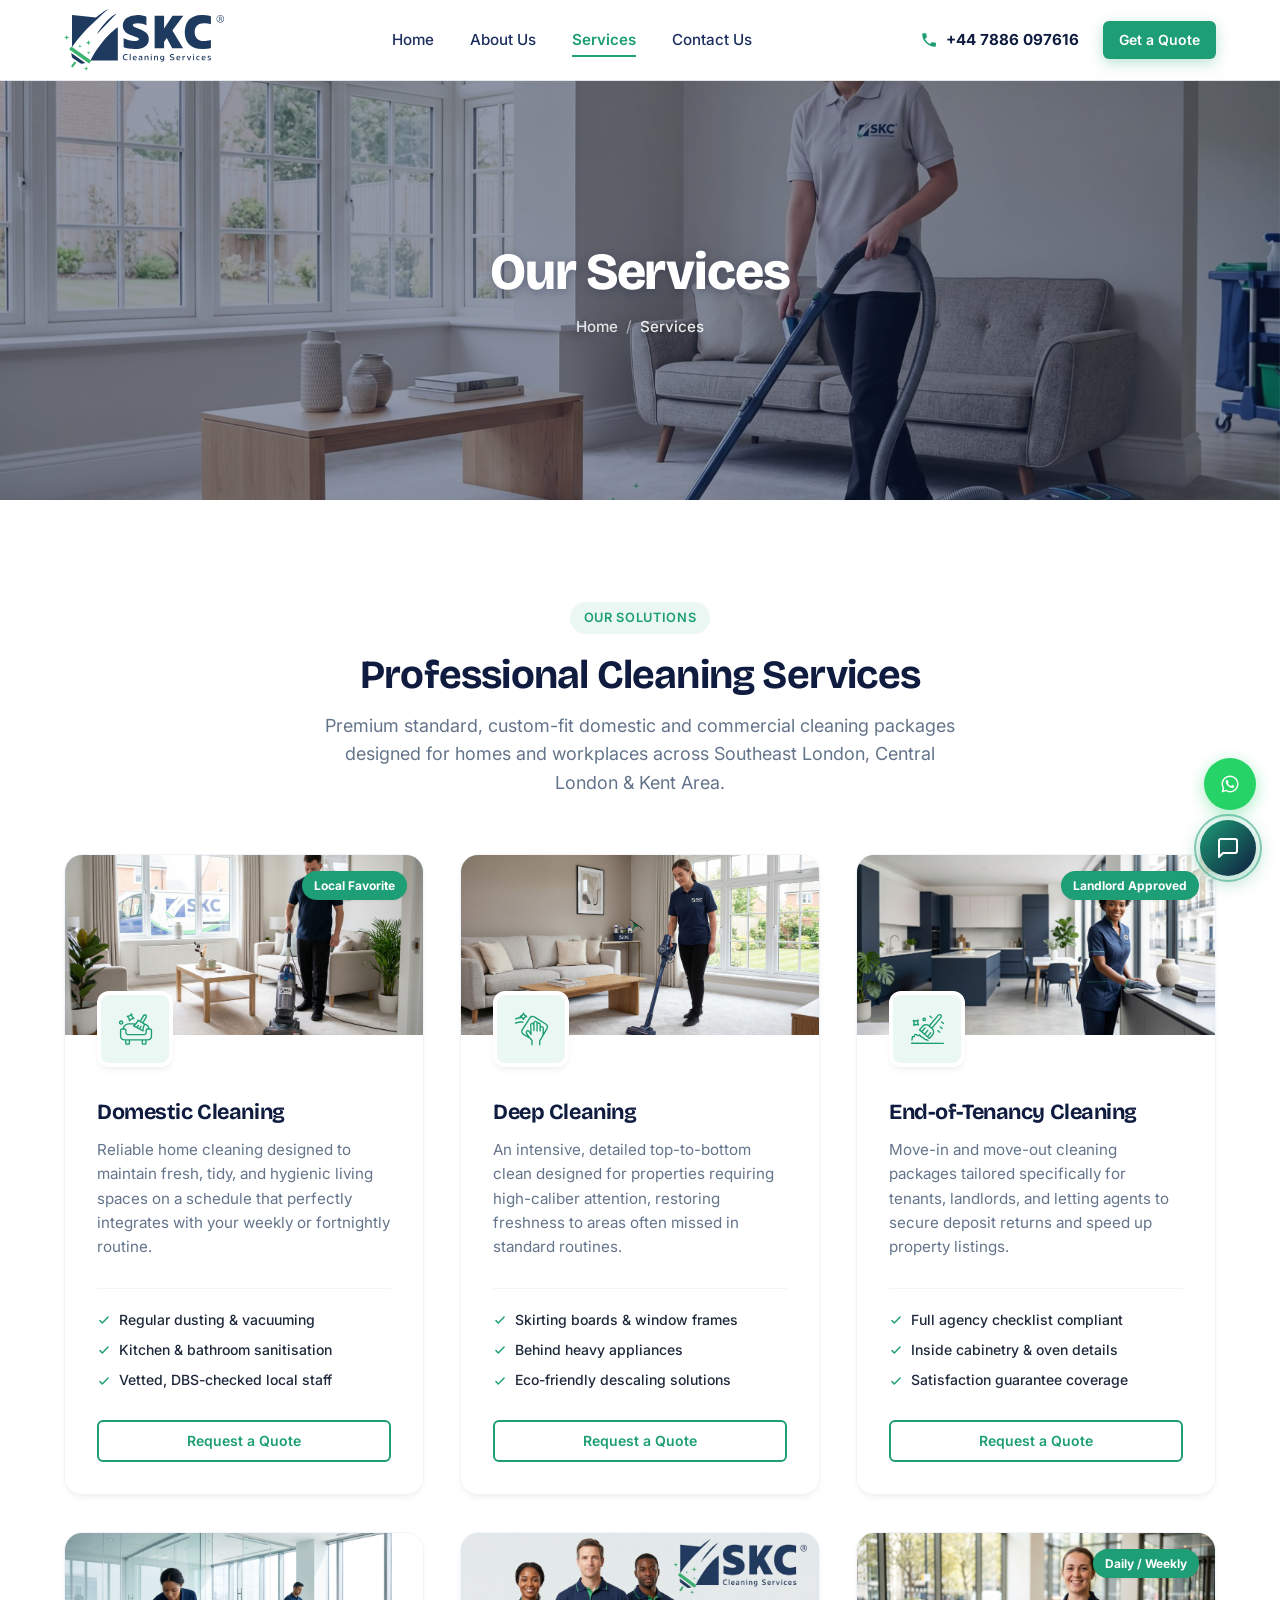
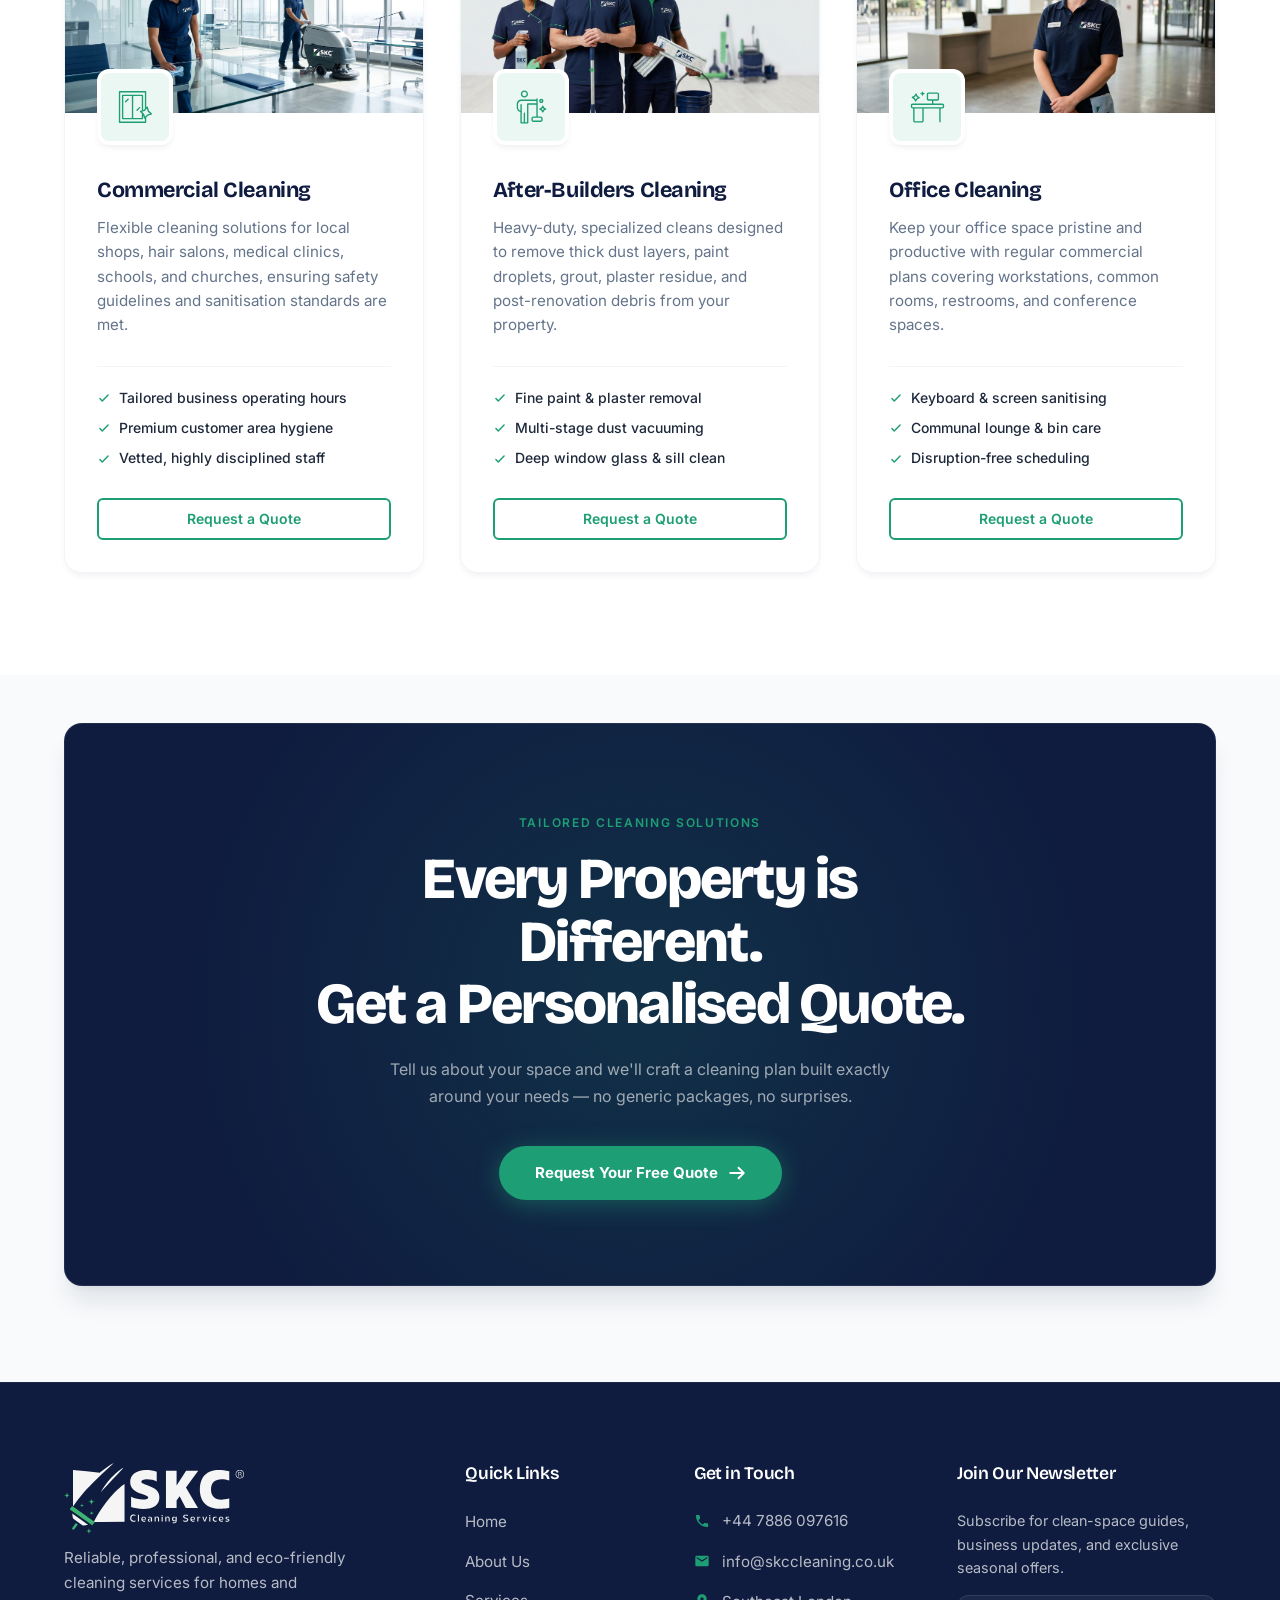
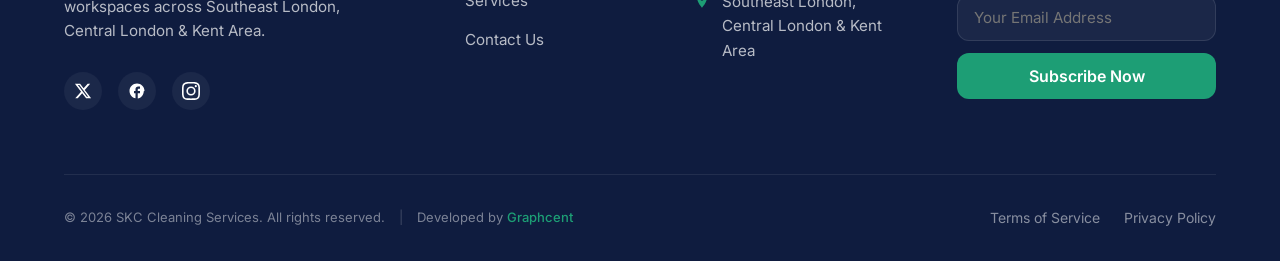
<file: services/index.html>
<!DOCTYPE html>
<html lang="en-GB">
<head>
    <meta charset="UTF-8">
    <meta name="viewport" content="width=device-width, initial-scale=1.0">
    <title>Cleaning Services | SKC Cleaning Services London &amp; Kent</title>
    <meta name="description" content="Domestic, deep, end-of-tenancy, commercial, after-builders and office cleaning across Southeast London, Central London &amp; Kent. Get a free quote.">
    <link rel="canonical" href="https://www.skccleaning.co.uk/services/">
    <meta name="robots" content="index, follow, max-image-preview:large, max-snippet:-1, max-video-preview:-1">
    <meta name="theme-color" content="#0F1C3F">

    <!-- Open Graph / Facebook -->
    <meta property="og:type" content="website">
    <meta property="og:site_name" content="SKC Cleaning Services">
    <meta property="og:locale" content="en_GB">
    <meta property="og:title" content="Cleaning Services | SKC Cleaning Services London &amp; Kent">
    <meta property="og:description" content="Domestic, deep, end-of-tenancy, commercial, after-builders and office cleaning across Southeast London, Central London &amp; Kent. Get a free quote.">
    <meta property="og:url" content="https://www.skccleaning.co.uk/services/">
    <meta property="og:image" content="https://www.skccleaning.co.uk/Images/skc-thumbnail.jpg">
    <meta property="og:image:width" content="1200">
    <meta property="og:image:height" content="630">
    <meta property="og:image:type" content="image/jpeg">
    <meta property="og:image:alt" content="SKC Cleaning Services — reliable cleaning for homes and workspaces">

    <!-- Twitter -->
    <meta name="twitter:card" content="summary_large_image">
    <meta name="twitter:title" content="Cleaning Services | SKC Cleaning Services London &amp; Kent">
    <meta name="twitter:description" content="Domestic, deep, end-of-tenancy, commercial, after-builders and office cleaning across Southeast London, Central London &amp; Kent. Get a free quote.">
    <meta name="twitter:image" content="https://www.skccleaning.co.uk/Images/skc-thumbnail.jpg">
    <meta name="twitter:image:alt" content="SKC Cleaning Services — reliable cleaning for homes and workspaces">
    <link rel="stylesheet" href="../styles.css">    
    <!-- Performance SEO DNS Prefetch and Preconnect -->
    <link rel="dns-prefetch" href="https://fonts.googleapis.com" />
    <link rel="dns-prefetch" href="https://fonts.gstatic.com" />
    <link rel="dns-prefetch" href="https://cdn.jsdelivr.net" />
    <link rel="dns-prefetch" href="https://wa.me" />
    <link rel="preconnect" href="https://fonts.googleapis.com" crossorigin />
    <link rel="preconnect" href="https://fonts.gstatic.com" crossorigin />
    <link rel="preconnect" href="https://cdn.jsdelivr.net" crossorigin />

    

    
    <!-- Favicon References -->
    <link rel="icon" type="image/svg+xml" href="../Icons/Favicon/SKC-Fav.svg" media="(prefers-color-scheme: light)">
    <link rel="icon" type="image/svg+xml" href="../Icons/Favicon/SKC-Fav-Light.svg" media="(prefers-color-scheme: dark)">

    <!-- Structured Data (JSON-LD) -->
    <script type="application/ld+json">
    {
      "@context": "https://schema.org",
      "@graph": [
        {
          "@type": "CollectionPage",
          "@id": "https://www.skccleaning.co.uk/services/#webpage",
          "url": "https://www.skccleaning.co.uk/services/",
          "name": "Cleaning Services | SKC Cleaning Services London & Kent",
          "description": "Domestic, deep, end-of-tenancy, commercial, after-builders and office cleaning across Southeast London, Central London & Kent. Get a free quote.",
          "inLanguage": "en-GB",
          "isPartOf": {
            "@id": "https://www.skccleaning.co.uk/#website"
          },
          "about": {
            "@id": "https://www.skccleaning.co.uk/#localbusiness"
          },
          "breadcrumb": {
            "@id": "https://www.skccleaning.co.uk/services/#breadcrumb"
          }
        },
        {
          "@type": "BreadcrumbList",
          "@id": "https://www.skccleaning.co.uk/services/#breadcrumb",
          "itemListElement": [
            {
              "@type": "ListItem",
              "position": 1,
              "name": "Home",
              "item": "https://www.skccleaning.co.uk/"
            },
            {
              "@type": "ListItem",
              "position": 2,
              "name": "Our Services",
              "item": "https://www.skccleaning.co.uk/services/"
            }
          ]
        },
        {
          "@type": "ItemList",
          "name": "SKC cleaning services",
          "itemListElement": [
            {
              "@type": "ListItem",
              "position": 1,
              "item": {
                "@type": "Service",
                "name": "Domestic Cleaning",
                "provider": {
                  "@id": "https://www.skccleaning.co.uk/#localbusiness"
                },
                "areaServed": [
                  "Southeast London",
                  "Central London",
                  "Kent"
                ]
              }
            },
            {
              "@type": "ListItem",
              "position": 2,
              "item": {
                "@type": "Service",
                "name": "Deep Cleaning",
                "provider": {
                  "@id": "https://www.skccleaning.co.uk/#localbusiness"
                },
                "areaServed": [
                  "Southeast London",
                  "Central London",
                  "Kent"
                ]
              }
            },
            {
              "@type": "ListItem",
              "position": 3,
              "item": {
                "@type": "Service",
                "name": "End-of-Tenancy Cleaning",
                "provider": {
                  "@id": "https://www.skccleaning.co.uk/#localbusiness"
                },
                "areaServed": [
                  "Southeast London",
                  "Central London",
                  "Kent"
                ]
              }
            },
            {
              "@type": "ListItem",
              "position": 4,
              "item": {
                "@type": "Service",
                "name": "Commercial Cleaning",
                "provider": {
                  "@id": "https://www.skccleaning.co.uk/#localbusiness"
                },
                "areaServed": [
                  "Southeast London",
                  "Central London",
                  "Kent"
                ]
              }
            },
            {
              "@type": "ListItem",
              "position": 5,
              "item": {
                "@type": "Service",
                "name": "After-Builders Cleaning",
                "provider": {
                  "@id": "https://www.skccleaning.co.uk/#localbusiness"
                },
                "areaServed": [
                  "Southeast London",
                  "Central London",
                  "Kent"
                ]
              }
            },
            {
              "@type": "ListItem",
              "position": 6,
              "item": {
                "@type": "Service",
                "name": "Office Cleaning",
                "provider": {
                  "@id": "https://www.skccleaning.co.uk/#localbusiness"
                },
                "areaServed": [
                  "Southeast London",
                  "Central London",
                  "Kent"
                ]
              }
            }
          ]
        }
      ]
    }
    </script>
</head>
<body>

    <!-- ==========================================================================
       NAVIGATION HEADER
       ========================================================================== -->
    <header class="header-wrapper" id="headerWrapper">
        <div class="container navbar">
            <!-- Brand Logo -->
            <a href="../" class="logo" id="logoLink" aria-label="SKC Cleaning Services Home">
                <img src="../Logo-Primary-Light.svg" alt="SKC Cleaning Services Logo" loading="eager" onerror="this.style.display='none'; this.nextElementSibling.style.display='block';">
                <span class="logo-fallback" style="display:none; font-weight:800; font-size:1.4rem; color:var(--primary-navy);">SKC Cleaning Services</span>
            </a>

            <!-- Navigation Links -->
            <nav aria-label="Main Navigation">
                <ul class="nav-menu" id="navMenu">
                    <li><a href="../" class="nav-link">Home</a></li>
                    <li><a href="../about/" class="nav-link">About Us</a></li>
                    <li><a href="../services/" class="nav-link">Services</a></li>
                    <li><a href="../contact-us/" class="nav-link">Contact Us</a></li>
                                        <!-- Mobile-only quick buttons in nav drawer -->
                    <li class="nav-menu-mobile-cta" style="display: none;">
                        <a href="tel:+447886097616" class="mobile-nav-phone">
                            <svg width="18" height="18" fill="none" stroke="currentColor" stroke-width="2.5" viewBox="0 0 24 24"><path stroke-linecap="round" stroke-linejoin="round" d="M3 5a2 2 0 012-2h3.28a1 1 0 0 1.94.725l.548 2.2a1 1 0 0 1-.321.988l-1.305.98a10.582 10.582 0 004.872 4.872l.98-1.305a1 1 0 0 1.988-.321l2.2.548a1 1 0 0 1.725.94V19a2 2 0 01-2 2h-1C9.716 21 3 14.284 3 6V5z"/></svg>
                            +44 7886 097616
                        </a>
                        <a href="../contact-us/" class="mobile-nav-cta">Get a Free Quote</a>
                    </li>
                </ul>
            </nav>

            <!-- Navigation Action Buttons (Desktop) -->
            <div class="nav-cta">
                <a href="tel:+447886097616" class="phone-link" id="navPhone">
                    <svg width="18" height="18" fill="currentColor" viewBox="0 0 24 24" aria-hidden="true"><path d="M6.62 10.79a15.15 15.15 0 0 0 6.59 6.59l2.2-2.2a1 1 0 0 1 1.11-.27 11.72 11.72 0 0 0 3.67.58 1 1 0 0 1 1 1V20a1 1 0 0 1-1 1A17 17 0 0 1 3 4a1 1 0 0 1 1-1h3.5a1 1 0 0 1 1 1 11.72 11.72 0 0 0 .58 3.67 1 1 0 0 1-.27 1.11z"/></svg>
                    +44 7886 097616
                </a>
                <a href="../contact-us/" class="btn btn-primary btn-sm" id="navQuoteBtn">Get a Quote</a>
            </div>

            <!-- Hamburger Button (Mobile Toggle) -->
            <button class="hamburger" id="hamburgerBtn" aria-label="Toggle navigation menu" aria-expanded="false" aria-controls="navMenu">
                <span></span>
                <span></span>
                <span></span>
            </button>
        </div>
    </header>



    <main style="padding-top: 80px;">
        <!-- ==========================================================================
           PAGE HERO SECTION (Full-Width Bleed)
           ========================================================================== -->
        <section class="page-hero" aria-label="Services Hero">
            <img fetchpriority="high" width="1920" height="1072" src="../Images/Services-Page-hero.jpeg" alt="SKC Cleaning Services professional equipment and setup">
            <div class="overlay"></div>
            <div class="hero-content">
                <h1 class="blurry-typed-reveal">Our Services</h1>
                <nav class="breadcrumb" aria-label="Breadcrumb">
                    <a href="../">Home</a>
                    <span class="divider" aria-hidden="true">/</span>
                    <span>Services</span>
                </nav>
            </div>
        </section>

        <!-- ==========================================================================
           SECTION 1: SERVICES DETAIL GRID (Rich Cards - 1/2)
           ========================================================================== -->
        <section id="servicesMain">
            <div class="container">
                <div class="section-header reveal">
                    <span class="badge">Our Solutions</span>
                    <h2 class="blurry-typed-reveal">Professional Cleaning Services</h2>
                    <p class="lead">Premium standard, custom-fit domestic and commercial cleaning packages designed for homes and workplaces across Southeast London, Central London &amp; Kent Area.</p>
                </div>

                <div class="services-full-grid" id="servicesGrid">
                    <!-- Card 1: Domestic Cleaning -->
                    <article class="service-rich-card reveal" id="serviceDomestic">
                        <div class="service-card-img-area">
                            <img src="../Images/Domestic-Cleaning.jpeg" loading="lazy" alt="Impeccable domestic living room clean" onerror="this.src='../Images/Services-Page.jpeg';">
                            <span class="service-card-badge">Local Favorite</span>
                        </div>
                        <div class="service-rich-card-body">
                            <div class="service-icon-bg">
                                <img src="../Icons/Services/Icons_Domestic-Cleaning.svg" alt="Domestic Cleaning" class="service-icon" width="48" height="48" loading="lazy">
                            </div>
                            <h3>Domestic Cleaning</h3>
                            <p>Reliable home cleaning designed to maintain fresh, tidy, and hygienic living spaces on a schedule that perfectly integrates with your weekly or fortnightly routine.</p>
                            <ul class="service-bullet-list">
                                <li><svg width="14" height="14" fill="none" stroke="currentColor" stroke-width="2.5" viewBox="0 0 24 24"><path stroke-linecap="round" stroke-linejoin="round" d="M5 13l4 4L19 7"/></svg> Regular dusting & vacuuming</li>
                                <li><svg width="14" height="14" fill="none" stroke="currentColor" stroke-width="2.5" viewBox="0 0 24 24"><path stroke-linecap="round" stroke-linejoin="round" d="M5 13l4 4L19 7"/></svg> Kitchen & bathroom sanitisation</li>
                                <li><svg width="14" height="14" fill="none" stroke="currentColor" stroke-width="2.5" viewBox="0 0 24 24"><path stroke-linecap="round" stroke-linejoin="round" d="M5 13l4 4L19 7"/></svg> Vetted, DBS-checked local staff</li>
                            </ul>
                            <a href="../contact-us/?service=domestic" class="btn btn-accent-outline btn-sm">Request a Quote</a>
                        </div>
                    </article>

                    <!-- Card 2: Deep Cleaning -->
                    <article class="service-rich-card reveal reveal-delay-1" id="serviceDeep">
                        <div class="service-card-img-area">
                            <img src="../Images/Domestic-Page.jpeg" loading="lazy" alt="Deep clean details on a kitchen setup" onerror="this.src='../Images/Services-Page.jpeg';">
                        </div>
                        <div class="service-rich-card-body">
                            <div class="service-icon-bg">
                                <img src="../Icons/Services/Icons_Deep-Cleaning.svg" alt="Deep Cleaning" class="service-icon" width="48" height="48" loading="lazy">
                            </div>
                            <h3>Deep Cleaning</h3>
                            <p>An intensive, detailed top-to-bottom clean designed for properties requiring high-caliber attention, restoring freshness to areas often missed in standard routines.</p>
                            <ul class="service-bullet-list">
                                <li><svg width="14" height="14" fill="none" stroke="currentColor" stroke-width="2.5" viewBox="0 0 24 24"><path stroke-linecap="round" stroke-linejoin="round" d="M5 13l4 4L19 7"/></svg> Skirting boards & window frames</li>
                                <li><svg width="14" height="14" fill="none" stroke="currentColor" stroke-width="2.5" viewBox="0 0 24 24"><path stroke-linecap="round" stroke-linejoin="round" d="M5 13l4 4L19 7"/></svg> Behind heavy appliances</li>
                                <li><svg width="14" height="14" fill="none" stroke="currentColor" stroke-width="2.5" viewBox="0 0 24 24"><path stroke-linecap="round" stroke-linejoin="round" d="M5 13l4 4L19 7"/></svg> Eco-friendly descaling solutions</li>
                            </ul>
                            <a href="../contact-us/?service=deep" class="btn btn-accent-outline btn-sm">Request a Quote</a>
                        </div>
                    </article>

                    <!-- Card 3: End-of-Tenancy Cleaning -->
                    <article class="service-rich-card reveal reveal-delay-2" id="serviceTenancy">
                        <div class="service-card-img-area">
                            <img src="../Images/Hero.jpeg" loading="lazy" alt="Fresh empty apartment after clean" onerror="this.src='../Images/Services-Page.jpeg';">
                            <span class="service-card-badge">Landlord Approved</span>
                        </div>
                        <div class="service-rich-card-body">
                            <div class="service-icon-bg">
                                <img loading="lazy" decoding="async" src="../Icons/Services/Icons_End-of-Tenancy.svg" alt="End-of-Tenancy Cleaning" class="service-icon" width="48" height="48">
                            </div>
                            <h3>End-of-Tenancy Cleaning</h3>
                            <p>Move-in and move-out cleaning packages tailored specifically for tenants, landlords, and letting agents to secure deposit returns and speed up property listings.</p>
                            <ul class="service-bullet-list">
                                <li><svg width="14" height="14" fill="none" stroke="currentColor" stroke-width="2.5" viewBox="0 0 24 24"><path stroke-linecap="round" stroke-linejoin="round" d="M5 13l4 4L19 7"/></svg> Full agency checklist compliant</li>
                                <li><svg width="14" height="14" fill="none" stroke="currentColor" stroke-width="2.5" viewBox="0 0 24 24"><path stroke-linecap="round" stroke-linejoin="round" d="M5 13l4 4L19 7"/></svg> Inside cabinetry & oven details</li>
                                <li><svg width="14" height="14" fill="none" stroke="currentColor" stroke-width="2.5" viewBox="0 0 24 24"><path stroke-linecap="round" stroke-linejoin="round" d="M5 13l4 4L19 7"/></svg> Satisfaction guarantee coverage</li>
                            </ul>
                            <a href="../contact-us/?service=tenancy" class="btn btn-accent-outline btn-sm">Request a Quote</a>
                        </div>
                    </article>

                    <!-- Card 4: Commercial Cleaning -->
                    <article class="service-rich-card reveal" id="serviceCommercial">
                        <div class="service-card-img-area">
                            <img src="../Images/Office-cleaning-1.jpeg" loading="lazy" alt="Polished retail salon workspace" onerror="this.src='../Images/Services-Page.jpeg';">
                        </div>
                        <div class="service-rich-card-body">
                            <div class="service-icon-bg">
                                <img src="../Icons/Services/Icons_Commercial-Cleaning.svg" alt="Commercial Cleaning" class="service-icon" width="48" height="48" loading="lazy">
                            </div>
                            <h3>Commercial Cleaning</h3>
                            <p>Flexible cleaning solutions for local shops, hair salons, medical clinics, schools, and churches, ensuring safety guidelines and sanitisation standards are met.</p>
                            <ul class="service-bullet-list">
                                <li><svg width="14" height="14" fill="none" stroke="currentColor" stroke-width="2.5" viewBox="0 0 24 24"><path stroke-linecap="round" stroke-linejoin="round" d="M5 13l4 4L19 7"/></svg> Tailored business operating hours</li>
                                <li><svg width="14" height="14" fill="none" stroke="currentColor" stroke-width="2.5" viewBox="0 0 24 24"><path stroke-linecap="round" stroke-linejoin="round" d="M5 13l4 4L19 7"/></svg> Premium customer area hygiene</li>
                                <li><svg width="14" height="14" fill="none" stroke="currentColor" stroke-width="2.5" viewBox="0 0 24 24"><path stroke-linecap="round" stroke-linejoin="round" d="M5 13l4 4L19 7"/></svg> Vetted, highly disciplined staff</li>
                            </ul>
                            <a href="../contact-us/?service=commercial" class="btn btn-accent-outline btn-sm">Request a Quote</a>
                        </div>
                    </article>

                    <!-- Card 5: After-Builders Cleaning -->
                    <article class="service-rich-card reveal reveal-delay-1" id="serviceBuilders">
                        <div class="service-card-img-area">
                            <img src="../Images/Hero-2.jpeg" loading="lazy" alt="Clean house hallway post-renovation" onerror="this.src='../Images/Services-Page.jpeg';">
                        </div>
                        <div class="service-rich-card-body">
                            <div class="service-icon-bg">
                                <img loading="lazy" decoding="async" src="../Icons/Services/Icons_After-Builders-Cleaning.svg" alt="After-Builders Cleaning" class="service-icon" width="48" height="48">
                            </div>
                            <h3>After-Builders Cleaning</h3>
                            <p>Heavy-duty, specialized cleans designed to remove thick dust layers, paint droplets, grout, plaster residue, and post-renovation debris from your property.</p>
                            <ul class="service-bullet-list">
                                <li><svg width="14" height="14" fill="none" stroke="currentColor" stroke-width="2.5" viewBox="0 0 24 24"><path stroke-linecap="round" stroke-linejoin="round" d="M5 13l4 4L19 7"/></svg> Fine paint & plaster removal</li>
                                <li><svg width="14" height="14" fill="none" stroke="currentColor" stroke-width="2.5" viewBox="0 0 24 24"><path stroke-linecap="round" stroke-linejoin="round" d="M5 13l4 4L19 7"/></svg> Multi-stage dust vacuuming</li>
                                <li><svg width="14" height="14" fill="none" stroke="currentColor" stroke-width="2.5" viewBox="0 0 24 24"><path stroke-linecap="round" stroke-linejoin="round" d="M5 13l4 4L19 7"/></svg> Deep window glass & sill clean</li>
                            </ul>
                            <a href="../contact-us/?service=builders" class="btn btn-accent-outline btn-sm">Request a Quote</a>
                        </div>
                    </article>

                    <!-- Card 6: Office Cleaning -->
                    <article class="service-rich-card reveal reveal-delay-2" id="serviceOffice">
                        <div class="service-card-img-area">
                            <img loading="lazy" decoding="async" src="../Images/Office-cleaning-2.jpeg" alt="Desk clean and desk setup in pristine office" onerror="this.src='../Images/Services-Page.jpeg';">
                            <span class="service-card-badge">Daily / Weekly</span>
                        </div>
                        <div class="service-rich-card-body">
                            <div class="service-icon-bg">
                                <img src="../Icons/Services/Icons_Office-Cleaning.svg" alt="Office Cleaning" class="service-icon" width="48" height="48" loading="lazy">
                            </div>
                            <h3>Office Cleaning</h3>
                            <p>Keep your office space pristine and productive with regular commercial plans covering workstations, common rooms, restrooms, and conference spaces.</p>
                            <ul class="service-bullet-list">
                                <li><svg width="14" height="14" fill="none" stroke="currentColor" stroke-width="2.5" viewBox="0 0 24 24"><path stroke-linecap="round" stroke-linejoin="round" d="M5 13l4 4L19 7"/></svg> Keyboard & screen sanitising</li>
                                <li><svg width="14" height="14" fill="none" stroke="currentColor" stroke-width="2.5" viewBox="0 0 24 24"><path stroke-linecap="round" stroke-linejoin="round" d="M5 13l4 4L19 7"/></svg> Communal lounge & bin care</li>
                                <li><svg width="14" height="14" fill="none" stroke="currentColor" stroke-width="2.5" viewBox="0 0 24 24"><path stroke-linecap="round" stroke-linejoin="round" d="M5 13l4 4L19 7"/></svg> Disruption-free scheduling</li>
                            </ul>
                            <a href="../contact-us/?service=office" class="btn btn-accent-outline btn-sm">Request a Quote</a>
                        </div>
                    </article>
                </div>
            </div>
        </section>

        <!-- ==========================================================================
           SECTION 2: CUSTOM PRICING CTA (Pricing Area - 2/2)
           ========================================================================== -->
        <section class="section-alt services-cta-section" id="servicesCtaSection">
            <div class="container">
                <div class="services-cta reveal" id="servicesCta">
                    <div class="sparkle-field" id="sparkleField"></div>
                    <div class="services-cta-inner">
                        <span class="cta-eyebrow">TAILORED CLEANING SOLUTIONS</span>
                        <h2>Every Property is Different.<br>Get a Personalised Quote.</h2>
                        <p class="cta-sub">Tell us about your space and we'll craft a cleaning plan built exactly around your needs — no generic packages, no surprises.</p>
                        <a href="../contact-us/" class="cta-btn-primary">
                            <span>Request Your Free Quote</span>
                            <svg width="18" height="18" fill="none" stroke="currentColor" stroke-width="2.5" viewBox="0 0 24 24"><path stroke-linecap="round" stroke-linejoin="round" d="M14 5l7 7m0 0l-7 7m7-7H3"/></svg>
                        </a>
                    </div>
                </div>
            </div>
        </section>
    </main>

    <!-- ==========================================================================
       FOOTER STYLE
       ========================================================================== -->
    <footer>
        <div class="container">
            <div class="footer-top">
                <!-- Col 1: Logo, Tagline, Socials -->
                <div class="footer-logo-area">
                    <a href="../" class="footer-logo" aria-label="SKC Cleaning Services Home">
                        <img src="../Logo-Primary-Dark.svg" alt="SKC Cleaning Services Logo" loading="lazy" onerror="this.style.display='none'; this.nextElementSibling.style.display='block';">
                        <span class="logo-fallback" style="display:none; font-weight:800; font-size:1.4rem; color:var(--bg-white);">SKC Cleaning Services</span>
                    </a>
                    <p class="footer-tagline">Reliable, professional, and eco-friendly cleaning services for homes and workspaces across Southeast London, Central London &amp; Kent Area.</p>
                    <div class="social-icons" id="footerSocials">
                        <a href="#" class="social-icon" aria-label="Follow SKC on Twitter/X">
                            <svg width="18" height="18" fill="currentColor" viewBox="0 0 24 24"><path d="M18.244 2.25h3.308l-7.227 8.26 8.502 11.24H16.17l-5.214-6.817L4.99 21.75H1.68l7.73-8.835L1.254 2.25H8.08l4.713 6.231zm-1.161 17.52h1.833L7.084 4.126H5.117z"/></svg>
                        </a>
                        <a href="#" class="social-icon" aria-label="Follow SKC on Facebook">
                            <svg width="18" height="18" fill="currentColor" viewBox="0 0 24 24"><path d="M22 12c0-5.52-4.48-10-10-10S2 6.48 2 12c0 4.84 3.44 8.87 8 9.8V15H8v-3h2V9.5C10 7.57 11.57 6 13.5 6H16v3h-2c-.55 0-1 .45-1 1v2h3v3h-3v6.95c4.56-.93 8-4.96 8-9.75z"/></svg>
                        </a>
                        <a href="#" class="social-icon" aria-label="Follow SKC on Instagram">
                            <svg width="18" height="18" fill="currentColor" viewBox="0 0 24 24"><path d="M12 2.163c3.204 0 3.584.012 4.85.07 3.252.148 4.771 1.691 4.919 4.919.058 1.265.069 1.645.069 4.849 0 3.205-.012 3.584-.069 4.849-.149 3.225-1.664 4.771-4.919 4.919-1.266.058-1.644.07-4.85.07-3.204 0-3.584-.012-4.849-.07-3.26-.149-4.771-1.699-4.919-4.92-.058-1.265-.07-1.644-.07-4.849 0-3.204.013-3.583.07-4.849.149-3.227 1.664-4.771 4.919-4.919 1.266-.057 1.645-.069 4.849-.069zM12 0C8.741 0 8.333.014 7.053.072 2.695.272.273 2.69.073 7.051.014 8.333 0 8.741 0 12c0 3.259.014 3.668.072 4.948.2 4.358 2.618 6.78 6.98 6.98 1.281.058 1.689.072 4.948.072 3.259 0 3.668-.014 4.948-.072 4.354-.2 6.782-2.618 6.979-6.98.059-1.28.073-1.689.073-4.948 0-3.259-.014-3.667-.072-4.947-.196-4.354-2.617-6.78-6.979-6.98C15.668.014 15.259 0 12 0zm0 5.838a6.162 6.162 0 100 12.324 6.162 6.162 0 000-12.324zM12 16a4 4 0 110-8 4 4 0 010 8zm6.406-11.845a1.44 1.44 0 100 2.881 1.44 1.44 0 000-2.881z"/></svg>
                        </a>
                    </div>
                </div>

                <!-- Col 2: Navigation Links -->
                <div>
                    <h4 class="footer-title">Quick Links</h4>
                    <ul class="footer-links">
                        <li><a href="../">Home</a></li>
                        <li><a href="../about/">About Us</a></li>
                        <li><a href="../services/">Services</a></li>
                        <li><a href="../contact-us/">Contact Us</a></li>
                    </ul>
                </div>

                <!-- Col 3: Contact Details -->
                <div>
                    <h4 class="footer-title">Get in Touch</h4>
                    <div class="footer-contact-info">
                        <div class="footer-contact-item">
                            <svg width="16" height="16" fill="currentColor" viewBox="0 0 24 24"><path d="M6.62 10.79a15.15 15.15 0 0 0 6.59 6.59l2.2-2.2a1 1 0 0 1 1.11-.27 11.72 11.72 0 0 0 3.67.58 1 1 0 0 1 1 1V20a1 1 0 0 1-1 1A17 17 0 0 1 3 4a1 1 0 0 1 1-1h3.5a1 1 0 0 1 1 1 11.72 11.72 0 0 0 .58 3.67 1 1 0 0 1-.27 1.11z"/></svg>
                            <a href="tel:+447886097616">+44 7886 097616</a>
                        </div>
                        <div class="footer-contact-item">
                            <svg width="16" height="16" fill="currentColor" viewBox="0 0 24 24"><path d="M20 4H4c-1.1 0-1.99.9-1.99 2L2 18c0 1.1.9 2 2 2h16c1.1 0 2-.9 2-2V6c0-1.1-.9-2-2-2zm0 4l-8 5-8-5V6l8 5 8-5v2z"/></svg>
                            <a href="mailto:info@skccleaning.co.uk">info@skccleaning.co.uk</a>
                        </div>
                        <div class="footer-contact-item">
                            <svg width="16" height="16" fill="currentColor" viewBox="0 0 24 24"><path d="M12 2C8.13 2 5 5.13 5 9c0 5.25 7 13 7 13s7-7.75 7-13c0-3.87-3.13-7-7-7zm0 9.5c-1.38 0-2.5-1.12-2.5-2.5s1.12-2.5 2.5-2.5 2.5 1.12 2.5 2.5-1.12 2.5-2.5 2.5z"/></svg>
                            <span>Southeast London, Central London &amp; Kent Area</span>
                        </div>
                    </div>
                </div>

                <!-- Col 4: Newsletter Signup -->
                <div>
                    <h4 class="footer-title">Join Our Newsletter</h4>
                    <p class="newsletter-text">Subscribe for clean-space guides, business updates, and exclusive seasonal offers.</p>
                    <form class="newsletter-form" id="newsletterForm" action="https://formspree.io/f/myezqyzp" method="POST">
                        <label for="newsletterEmail" class="sr-only">Email Address</label>
                        <input type="email" id="newsletterEmail" placeholder="Your Email Address" class="newsletter-input" aria-label="Email address for newsletter sign-up" required>
                        <button type="submit" class="newsletter-submit">Subscribe Now</button>
                    </form>
                </div>
            </div>

            <!-- Footer Bottom: Legal & Copyright -->
            <div class="footer-bottom">
                <div class="footer-bottom-bar">
                  <span class="footer-copy">© 2026 SKC Cleaning Services. All rights reserved.</span>
                  <span class="footer-divider">|</span>
                  <span class="footer-dev-credit">Developed by <a href="https://wa.me/message/3MLXJUDUUB4BB1" target="_blank" rel="noopener noreferrer">Graphcent</a></span>
                </div>
                <div class="footer-legal-links" id="footerLegalLinks">
                    <a href="../terms-of-service/">Terms of Service</a>
                    <a href="../privacy-policy/">Privacy Policy</a>
                </div>
            </div>
        </div>
    </footer>

    <!-- WhatsApp Floating Button -->
    <a href="https://wa.me/447886097616" class="whatsapp-float" target="_blank" rel="noopener noreferrer" aria-label="Chat on WhatsApp">
        <img src="../Icons/Icon_WhatsApp.svg" alt="WhatsApp Icon" width="24" height="24" loading="lazy">
    </a>

    <!-- SKC Assistant Chatbot -->
    <div class="skc-chat-wrapper">
      <div class="skc-tooltip" id="skcTooltip">👋 Hi! Need help? Ask the SKC Assistant</div>
      <div class="skc-chat-window" id="skcChatWindow">
        <div class="skc-chat-header">
          <div class="skc-chat-header-info"><div class="skc-status-dot"></div>SKC Assistant</div>
          <button class="skc-close-btn" onclick="toggleSKCChat()" aria-label="Close Chat">✕</button>
        </div>
        <div class="skc-chat-body" id="skcMessages">
          <div class="skc-msg bot">Hi! I'm the SKC Assistant. What can I help you with today?</div>
          <div class="skc-quick-chips" id="skcChips">
            <button onclick="skcChip('Our services')">Our services</button>
            <button onclick="skcChip('Get a quote')">Get a quote</button>
            <button onclick="skcChip('Service area')">Service area</button>
            <button onclick="skcChip('Contact')">Contact</button>
            <button onclick="skcChip('Hours')">Hours</button>
            <button onclick="skcChip('Pricing')">Pricing</button>
          </div>
        </div>
        <div class="skc-chat-input-row">
          <input type="text" id="skcInput" placeholder="Ask me anything..." onkeydown="if(event.key==='Enter')skcSend()">
          <button onclick="skcSend()" aria-label="Send Message">
            <svg width="18" height="18" fill="none" stroke="#fff" stroke-width="2" viewBox="0 0 24 24"><path stroke-linecap="round" stroke-linejoin="round" d="M22 2L11 13"/><path stroke-linecap="round" stroke-linejoin="round" d="M22 2L15 22L11 13L2 9L22 2Z"/></svg>
          </button>
        </div>
      </div>
      <button class="skc-chat-btn" onclick="toggleSKCChat()" aria-label="Toggle SKC Assistant Chat">
        <div class="skc-pulse-ring"></div>
        <svg width="24" height="24" viewBox="0 0 24 24" fill="none" stroke="#fff" stroke-width="2" stroke-linecap="round" stroke-linejoin="round" style="position:relative;z-index:1"><path d="M21 15a2 2 0 0 1-2 2H7l-4 4V5a2 2 0 0 1 2-2h14a2 2 0 0 1 2 2z"/></svg>
      </button>
    </div>

    <script src="../script.js"></script>
    <!-- SKC Assistant Chatbot Script -->
    <script type="text/javascript">
    (function(){
      var KB=[
        {keys:['service','offer','provide','what do','clean','option'],reply:'SKC offers 6 services:\n1. Domestic Cleaning\n2. Deep Cleaning\n3. End-of-Tenancy Cleaning\n4. Commercial Cleaning\n5. After-Builders Cleaning\n6. Office Cleaning\n\nWhich would you like to know more about?'},
        {keys:['domestic','home','house','residential','flat','apartment'],reply:'Our Domestic Cleaning service keeps your home fresh, tidy, and hygienic. Regular cleans tailored to your schedule. <a href="/services">See all services →</a>'},
        {keys:['deep clean','deep-clean','thorough','top to bottom'],reply:'Deep Cleaning is a detailed top-to-bottom clean for spaces that need extra care — kitchens, bathrooms, and hard-to-reach areas included. <a href="/services">Learn more →</a>'},
        {keys:['tenancy','move out','move in','end of','landlord','tenant','rental'],reply:'Our End-of-Tenancy Cleaning is perfect for tenants, landlords, and property managers. We ensure properties are spotless for handover. <a href="/services">Learn more →</a>'},
        {keys:['commercial','business','shop','salon','clinic','school','church','workplace','office'],reply:'We clean offices, shops, salons, clinics, schools, churches, and all commercial spaces across Southeast London, Central London and Kent. <a href="/services">Learn more →</a>'},
        {keys:['builder','after build','construction','renovation','dust','debris'],reply:'After-Builders Cleaning removes dust, debris, and construction mess — leaving your property pristine after renovation or building work. <a href="/services">Learn more →</a>'},
        {keys:['price','cost','how much','rate','charge','fee','afford','cheap','expensive','quote'],reply:'Every property is different, so we offer personalised quotes. Get in touch for a free estimate!\n📞 +44 7886 097616\n📧 info@skccleaning.co.uk\n🔗 <a href="/contact-us">Request a free quote →</a>'},
        {keys:['area','cover','location','where','london','kent','southeast','central','south east'],reply:'We proudly serve:\n📍 Southeast London\n📍 Central London\n📍 Kent Area\n\nNot sure if we cover your postcode? Contact us to confirm!'},
        {keys:['book','schedule','appointment','reserve','arrange','visit'],reply:'Ready to book? Here\'s how to reach us:\n📞 +44 7886 097616\n💬 <a href="https://wa.me/447886097616" target="_blank">WhatsApp us</a>\n📋 <a href="/contact-us">Fill in our enquiry form →</a>'},
        {keys:['contact','reach','email','phone','call','whatsapp','number','get in touch'],reply:'You can reach SKC Cleaning Services here:\n📞 +44 7886 097616\n📧 info@skccleaning.co.uk\n💬 <a href="https://wa.me/447886097616" target="_blank">WhatsApp</a>\n📋 <a href="/contact-us">Enquiry form →</a>'},
        {keys:['hour','time','open','available','when','day','weekend'],reply:'We offer flexible scheduling Monday to Sunday, 7am to 8pm. Contact us to discuss a time that works for you. <a href="/contact-us">Get in touch →</a>'},
        {keys:['discount','offer','deal','10%','first','promo','promotion','saving'],reply:'🎉 Get 10% off your first cleaning service! Contact us to claim your discount when booking. <a href="/contact-us">Book now →</a>'},
        {keys:['eco','environment','green','friendly','product','chemical','safe'],reply:'We use eco-friendly products that are safe for your home, children, pets, and the environment — without compromising on results.'},
        {keys:['insur','dbs','check','trust','safe','credential','certif'],reply:'SKC Cleaning Services is fully insured and all our staff are DBS checked. Your home and workplace are in safe hands. ✅'},
        {keys:['review','testimonial','rating','star','feedback','customer'],reply:'Our clients love us! SKC is trusted by 1,000+ clients across Southeast London, Central London and Kent. <a href="/about">Read more about us →</a>'},
        {keys:['about','who','company','story','value','founded','team'],reply:'SKC Cleaning Services is a professional cleaning company built on reliability, trust, and family values — proudly serving London and Kent. <a href="/about">Our full story →</a>'},
        {keys:['privacy','gdpr','data','policy','terms','legal'],reply:'You can read our full legal documents here:\n📄 <a href="/privacy-policy">Privacy Policy</a>\n📄 <a href="/terms-of-service">Terms of Service</a>'},
        {keys:['hi','hello','hey','good morning','good afternoon','howdy','yo'],reply:'Hello! 👋 Welcome to SKC Cleaning Services. How can I help you today? You can ask me about our services, pricing, service area, or how to get in touch.'},
        {keys:['thank','thanks','cheers','appreciate','helpful'],reply:'You\'re welcome! 😊 Is there anything else I can help you with? Feel free to ask anytime.'},
        {keys:['bye','goodbye','see you','later','done','that\'s all'],reply:'Thanks for chatting with SKC Assistant! Have a wonderful day. 👋 Don\'t hesitate to come back if you need anything.'}
      ];
      function getReply(msg){var m=msg.toLowerCase().trim();for(var i=0;i<KB.length;i++){for(var j=0;j<KB[i].keys.length;j++){if(m.includes(KB[i].keys[j]))return KB[i].reply;}}return 'I\'m not sure about that, but our team can help! 😊\n📞 +44 7886 097616\n📧 info@skccleaning.co.uk\n💬 <a href="https://wa.me/447886097616" target="_blank">WhatsApp us</a>';}
      var w=document.getElementById('skcChatWindow'),ms=document.getElementById('skcMessages'),inp=document.getElementById('skcInput'),tt=document.getElementById('skcTooltip'),ch=document.getElementById('skcChips');
      if(!ms)return;
      function addMsg(h,t){var e=document.createElement('div');e.className='skc-msg '+t;e.innerHTML = h.replace(/href="\/([a-z-]*)"/g, function (m, p) { return 'href="' + (window.SKC_ROOT || '/') + (p ? p + '/' : '') + '"'; }).replace(/\n/g, '<br>');ms.appendChild(e);ms.scrollTop=ms.scrollHeight;}
      function showTyping(){var t=document.createElement('div');t.className='skc-typing';t.id='skcTyping';t.innerHTML='<span></span><span></span><span></span>';ms.appendChild(t);ms.scrollTop=ms.scrollHeight;}
      function hideTyping(){var t=document.getElementById('skcTyping');if(t)t.remove();}
      window.skcSend=function(){var text=inp.value.trim();if(!text)return;addMsg(text,'user');inp.value='';if(ch)ch.style.display='none';showTyping();setTimeout(function(){hideTyping();addMsg(getReply(text),'bot');},650);};
      window.skcChip=function(text){addMsg(text,'user');if(ch)ch.style.display='none';showTyping();setTimeout(function(){hideTyping();addMsg(getReply(text),'bot');},500);};
      window.toggleSKCChat=function(){w.classList.toggle('open');if(tt)tt.classList.remove('show');if(w.classList.contains('open'))inp.focus();};
      setTimeout(function(){if(tt){tt.classList.add('show');setTimeout(function(){tt.classList.remove('show');},4500);}},3000);
    })();
    </script>

</body>
</html>
</file>
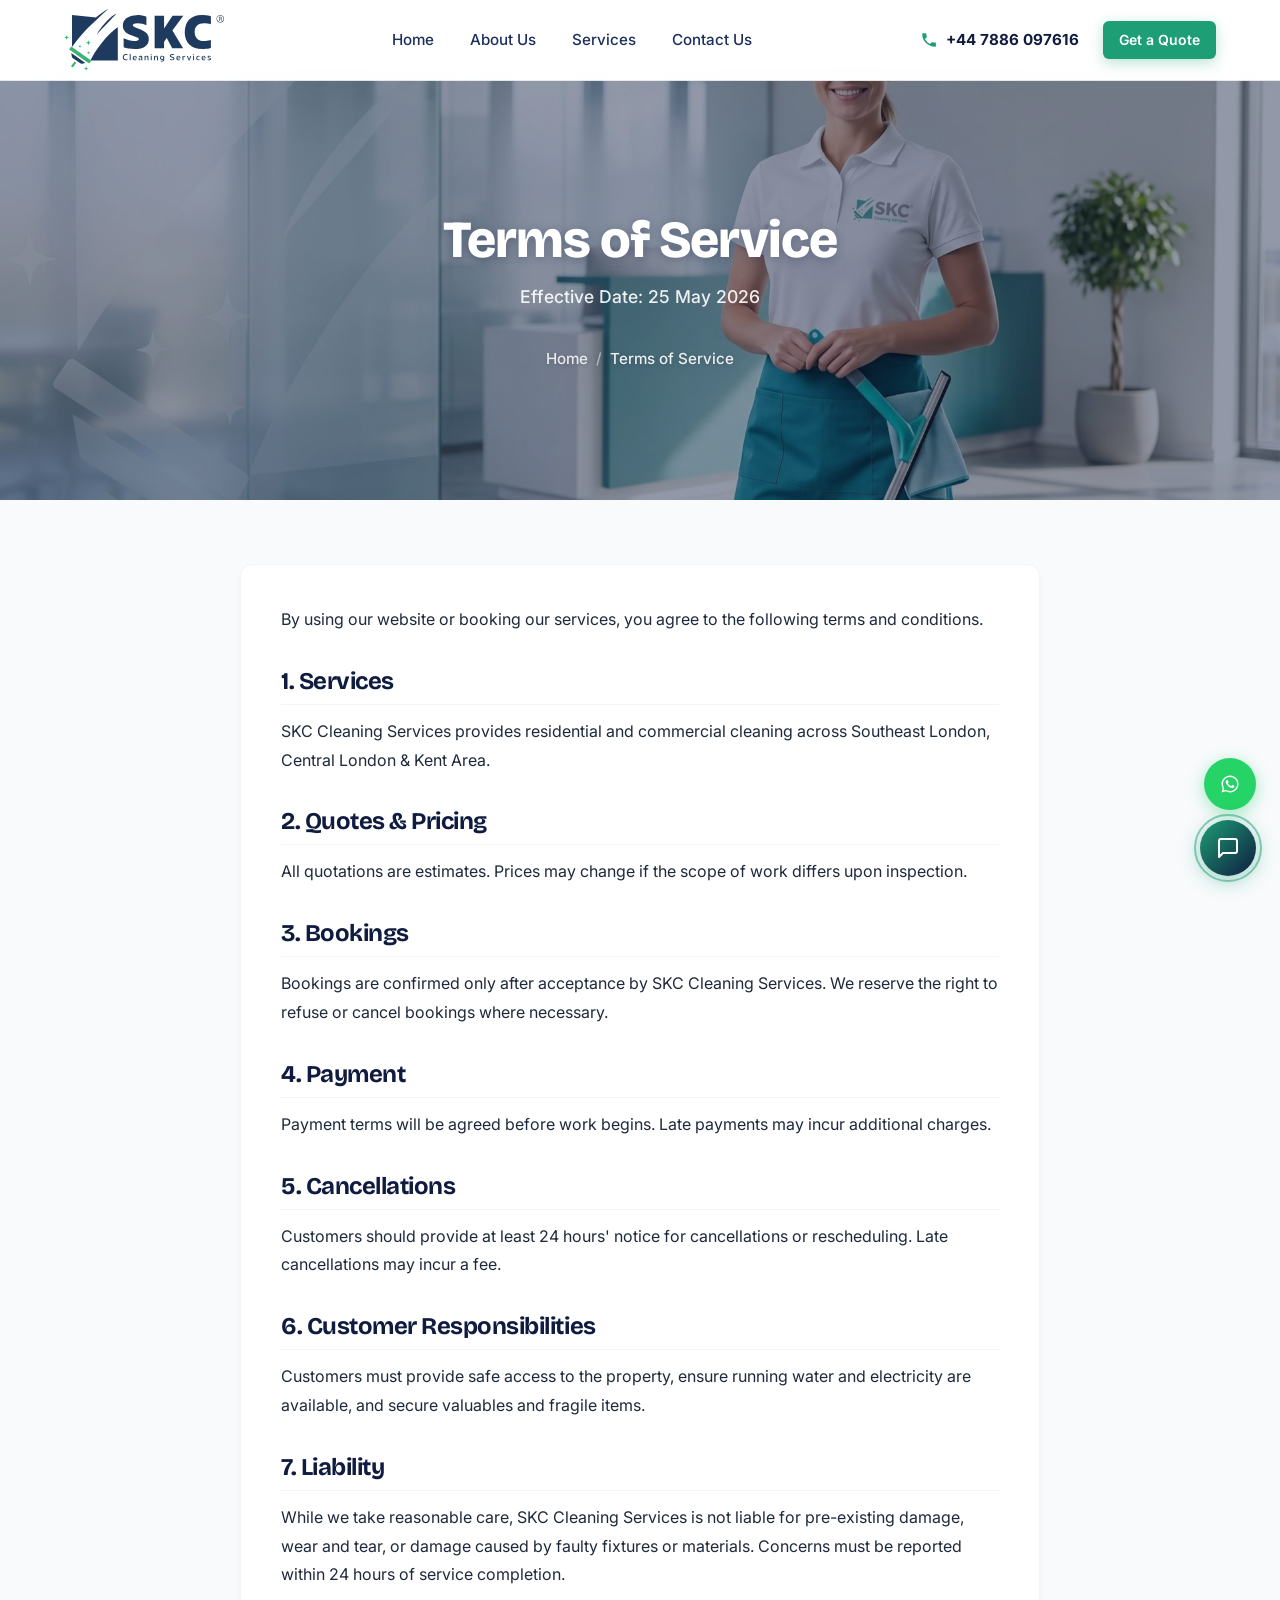
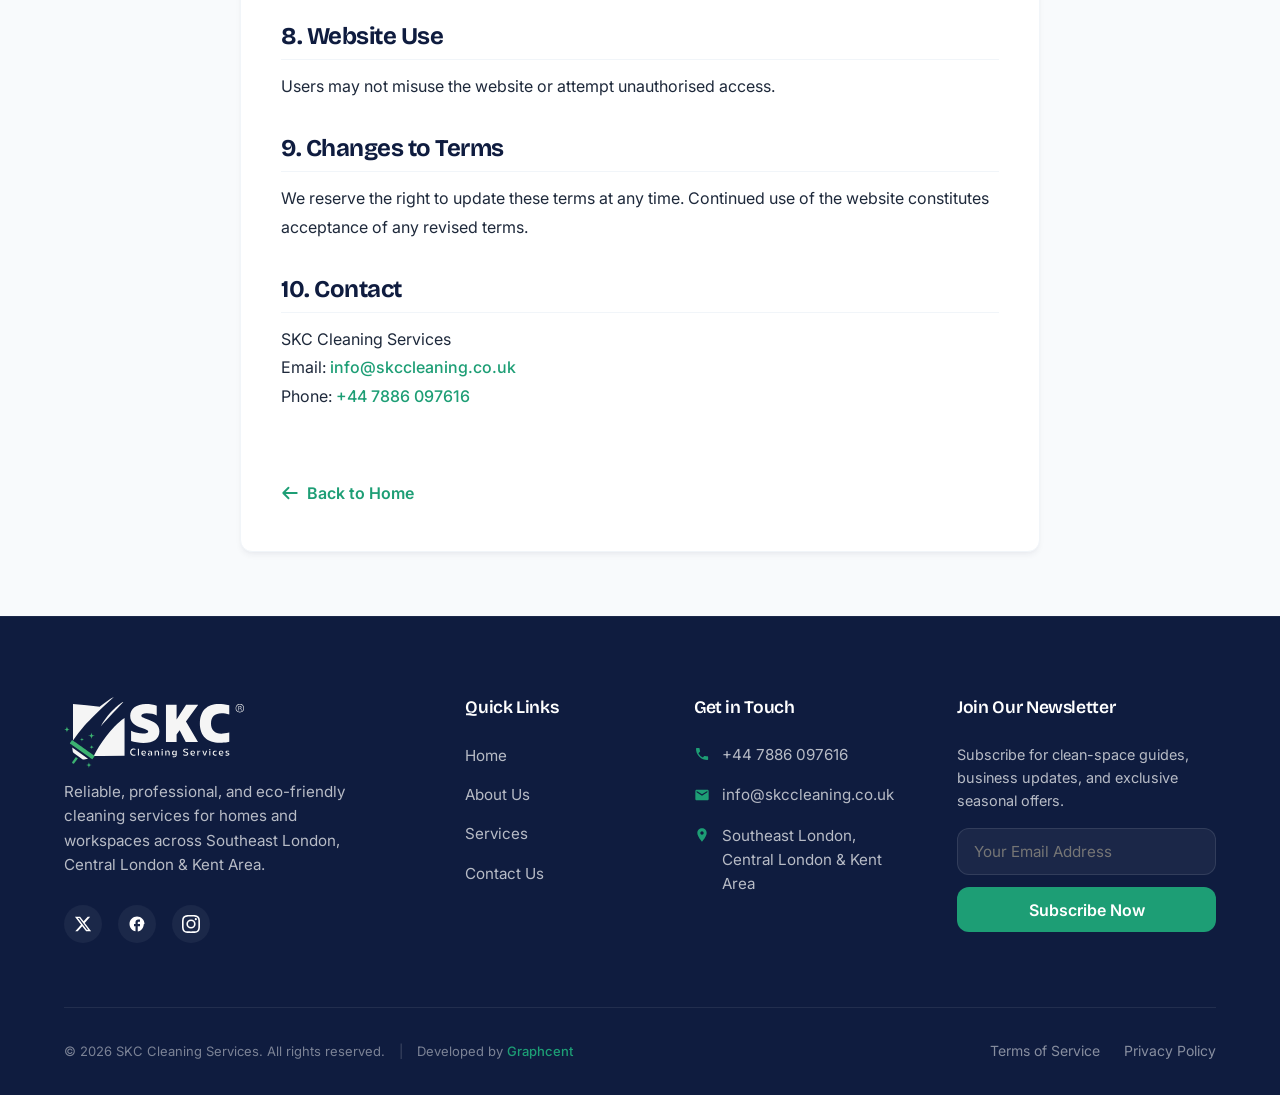
<file: terms-of-service/index.html>
<!DOCTYPE html>
<html lang="en-GB">
<head>
    <meta charset="UTF-8">
    <meta name="viewport" content="width=device-width, initial-scale=1.0">
    <title>Terms of Service | SKC Cleaning Services</title>
    <meta name="description" content="Read the terms for using the SKC Cleaning Services website and booking our home and commercial cleaning services.">
    <link rel="canonical" href="https://www.skccleaning.co.uk/terms-of-service/">
    <meta name="robots" content="index, follow, max-image-preview:large, max-snippet:-1, max-video-preview:-1">
    <meta name="theme-color" content="#0F1C3F">

    <!-- Open Graph / Facebook -->
    <meta property="og:type" content="website">
    <meta property="og:site_name" content="SKC Cleaning Services">
    <meta property="og:locale" content="en_GB">
    <meta property="og:title" content="Terms of Service | SKC Cleaning Services">
    <meta property="og:description" content="Read the terms for using the SKC Cleaning Services website and booking our home and commercial cleaning services.">
    <meta property="og:url" content="https://www.skccleaning.co.uk/terms-of-service/">
    <meta property="og:image" content="https://www.skccleaning.co.uk/Images/skc-thumbnail.jpg">
    <meta property="og:image:width" content="1200">
    <meta property="og:image:height" content="630">
    <meta property="og:image:type" content="image/jpeg">
    <meta property="og:image:alt" content="SKC Cleaning Services — reliable cleaning for homes and workspaces">

    <!-- Twitter -->
    <meta name="twitter:card" content="summary_large_image">
    <meta name="twitter:title" content="Terms of Service | SKC Cleaning Services">
    <meta name="twitter:description" content="Read the terms for using the SKC Cleaning Services website and booking our home and commercial cleaning services.">
    <meta name="twitter:image" content="https://www.skccleaning.co.uk/Images/skc-thumbnail.jpg">
    <meta name="twitter:image:alt" content="SKC Cleaning Services — reliable cleaning for homes and workspaces">
    <link rel="stylesheet" href="../styles.css">    
    <!-- Performance SEO DNS Prefetch and Preconnect -->
    <link rel="dns-prefetch" href="https://fonts.googleapis.com" />
    <link rel="dns-prefetch" href="https://fonts.gstatic.com" />
    <link rel="dns-prefetch" href="https://cdn.jsdelivr.net" />
    <link rel="dns-prefetch" href="https://wa.me" />
    <link rel="preconnect" href="https://fonts.googleapis.com" crossorigin />
    <link rel="preconnect" href="https://fonts.gstatic.com" crossorigin />
    <link rel="preconnect" href="https://cdn.jsdelivr.net" crossorigin />

    

    
    <!-- Favicon References -->
    <link rel="icon" type="image/svg+xml" href="../Icons/Favicon/SKC-Fav.svg" media="(prefers-color-scheme: light)">
    <link rel="icon" type="image/svg+xml" href="../Icons/Favicon/SKC-Fav-Light.svg" media="(prefers-color-scheme: dark)">

    <!-- Structured Data (JSON-LD) -->
    <script type="application/ld+json">
    {
      "@context": "https://schema.org",
      "@graph": [
        {
          "@type": "WebPage",
          "@id": "https://www.skccleaning.co.uk/terms-of-service/#webpage",
          "url": "https://www.skccleaning.co.uk/terms-of-service/",
          "name": "Terms of Service | SKC Cleaning Services",
          "description": "Read the terms for using the SKC Cleaning Services website and booking our home and commercial cleaning services.",
          "inLanguage": "en-GB",
          "isPartOf": {
            "@id": "https://www.skccleaning.co.uk/#website"
          },
          "about": {
            "@id": "https://www.skccleaning.co.uk/#localbusiness"
          },
          "breadcrumb": {
            "@id": "https://www.skccleaning.co.uk/terms-of-service/#breadcrumb"
          }
        },
        {
          "@type": "BreadcrumbList",
          "@id": "https://www.skccleaning.co.uk/terms-of-service/#breadcrumb",
          "itemListElement": [
            {
              "@type": "ListItem",
              "position": 1,
              "name": "Home",
              "item": "https://www.skccleaning.co.uk/"
            },
            {
              "@type": "ListItem",
              "position": 2,
              "name": "Terms of Service",
              "item": "https://www.skccleaning.co.uk/terms-of-service/"
            }
          ]
        }
      ]
    }
    </script>
</head>
<body>

    <!-- ==========================================================================
       NAVIGATION HEADER
       ========================================================================== -->
    <header class="header-wrapper" id="headerWrapper">
        <div class="container navbar">
            <!-- Brand Logo -->
            <a href="../" class="logo" id="logoLink" aria-label="SKC Cleaning Services Home">
                <img src="../Logo-Primary-Light.svg" alt="SKC Cleaning Services Logo" loading="eager" onerror="this.style.display='none'; this.nextElementSibling.style.display='block';">
                <span class="logo-fallback" style="display:none; font-weight:800; font-size:1.4rem; color:var(--primary-navy);">SKC Cleaning Services</span>
            </a>

            <!-- Navigation Links -->
            <nav aria-label="Main Navigation">
                <ul class="nav-menu" id="navMenu">
                    <li><a href="../" class="nav-link">Home</a></li>
                    <li><a href="../about/" class="nav-link">About Us</a></li>
                    <li><a href="../services/" class="nav-link">Services</a></li>
                    <li><a href="../contact-us/" class="nav-link">Contact Us</a></li>
                                        <!-- Mobile-only quick buttons in nav drawer -->
                    <li class="nav-menu-mobile-cta" style="display: none;">
                        <a href="tel:+447886097616" class="mobile-nav-phone">
                            <svg width="18" height="18" fill="none" stroke="currentColor" stroke-width="2.5" viewBox="0 0 24 24"><path stroke-linecap="round" stroke-linejoin="round" d="M3 5a2 2 0 012-2h3.28a1 1 0 0 1.94.725l.548 2.2a1 1 0 0 1-.321.988l-1.305.98a10.582 10.582 0 004.872 4.872l.98-1.305a1 1 0 0 1.988-.321l2.2.548a1 1 0 0 1.725.94V19a2 2 0 01-2 2h-1C9.716 21 3 14.284 3 6V5z"/></svg>
                            +44 7886 097616
                        </a>
                        <a href="../contact-us/" class="mobile-nav-cta">Get a Free Quote</a>
                    </li>
                </ul>
            </nav>

            <!-- Navigation Action Buttons (Desktop) -->
            <div class="nav-cta">
                <a href="tel:+447886097616" class="phone-link" id="navPhone">
                    <svg width="18" height="18" fill="currentColor" viewBox="0 0 24 24" aria-hidden="true"><path d="M6.62 10.79a15.15 15.15 0 0 0 6.59 6.59l2.2-2.2a1 1 0 0 1 1.11-.27 11.72 11.72 0 0 0 3.67.58 1 1 0 0 1 1 1V20a1 1 0 0 1-1 1A17 17 0 0 1 3 4a1 1 0 0 1 1-1h3.5a1 1 0 0 1 1 1 11.72 11.72 0 0 0 .58 3.67 1 1 0 0 1-.27 1.11z"/></svg>
                    +44 7886 097616
                </a>
                <a href="../contact-us/" class="btn btn-primary btn-sm" id="navQuoteBtn">Get a Quote</a>
            </div>

            <!-- Hamburger Button (Mobile Toggle) -->
            <button class="hamburger" id="hamburgerBtn" aria-label="Toggle navigation menu" aria-expanded="false" aria-controls="navMenu">
                <span></span>
                <span></span>
                <span></span>
            </button>
        </div>
    </header>



    <main style="padding-top: 80px;">
        <!-- ==========================================================================
           PAGE HERO SECTION (Full-Width Bleed)
           ========================================================================== -->
        <section class="page-hero" aria-label="Terms of Service Hero">
            <img src="../Images/About-us-page.jpeg" alt="SKC Cleaning Services background banner" loading="eager">
            <div class="overlay"></div>
            <div class="hero-content">
                <h1 class="blurry-typed-reveal">Terms of Service</h1>
                <p style="color: rgba(255, 255, 255, 0.9); margin-top: 0.5rem; font-size: 1.1rem; font-weight: 500;">Effective Date: 25 May 2026</p>
                <nav class="breadcrumb" aria-label="Breadcrumb">
                    <a href="../">Home</a>
                    <span class="divider" aria-hidden="true">/</span>
                    <span>Terms of Service</span>
                </nav>
            </div>
        </section>

        <!-- ==========================================================================
           TERMS OF SERVICE CONTENT
           ========================================================================== -->
        <section class="legal-section">
            <div class="legal-container">
                <div class="legal-content">
                    <p>By using our website or booking our services, you agree to the following terms and conditions.</p>

                    <h2>1. Services</h2>
                    <p>SKC Cleaning Services provides residential and commercial cleaning across Southeast London, Central London &amp; Kent Area.</p>

                    <h2>2. Quotes &amp; Pricing</h2>
                    <p>All quotations are estimates. Prices may change if the scope of work differs upon inspection.</p>

                    <h2>3. Bookings</h2>
                    <p>Bookings are confirmed only after acceptance by SKC Cleaning Services. We reserve the right to refuse or cancel bookings where necessary.</p>

                    <h2>4. Payment</h2>
                    <p>Payment terms will be agreed before work begins. Late payments may incur additional charges.</p>

                    <h2>5. Cancellations</h2>
                    <p>Customers should provide at least 24 hours' notice for cancellations or rescheduling. Late cancellations may incur a fee.</p>

                    <h2>6. Customer Responsibilities</h2>
                    <p>Customers must provide safe access to the property, ensure running water and electricity are available, and secure valuables and fragile items.</p>

                    <h2>7. Liability</h2>
                    <p>While we take reasonable care, SKC Cleaning Services is not liable for pre-existing damage, wear and tear, or damage caused by faulty fixtures or materials. Concerns must be reported within 24 hours of service completion.</p>

                    <h2>8. Website Use</h2>
                    <p>Users may not misuse the website or attempt unauthorised access.</p>

                    <h2>9. Changes to Terms</h2>
                    <p>We reserve the right to update these terms at any time. Continued use of the website constitutes acceptance of any revised terms.</p>

                    <h2>10. Contact</h2>
                    <p>SKC Cleaning Services<br>
                    Email: <a href="mailto:info@skccleaning.co.uk" style="color: var(--accent-teal); font-weight: 500;">info@skccleaning.co.uk</a><br>
                    Phone: <a href="tel:+447886097616" style="color: var(--accent-teal); font-weight: 500;">+44 7886 097616</a></p>

                    <a href="../" class="legal-back-link">
                        <svg width="18" height="18" fill="none" stroke="currentColor" stroke-width="2.5" viewBox="0 0 24 24"><path stroke-linecap="round" stroke-linejoin="round" d="M10 19l-7-7m0 0l7-7m-7 7h18"/></svg>
                        Back to Home
                    </a>
                </div>
            </div>
        </section>
    </main>

    <!-- ==========================================================================
       FOOTER STYLE
       ========================================================================== -->
    <footer>
        <div class="container">
            <div class="footer-top">
                <!-- Col 1: Logo, Tagline, Socials -->
                <div class="footer-logo-area">
                    <a href="../" class="footer-logo" aria-label="SKC Cleaning Services Home">
                        <img src="../Logo-Primary-Dark.svg" alt="SKC Cleaning Services Logo" loading="lazy" onerror="this.style.display='none'; this.nextElementSibling.style.display='block';">
                        <span class="logo-fallback" style="display:none; font-weight:800; font-size:1.4rem; color:var(--bg-white);">SKC Cleaning Services</span>
                    </a>
                    <p class="footer-tagline">Reliable, professional, and eco-friendly cleaning services for homes and workspaces across Southeast London, Central London &amp; Kent Area.</p>
                    <div class="social-icons" id="footerSocials">
                        <a href="#" class="social-icon" aria-label="Follow SKC on Twitter/X">
                            <svg width="18" height="18" fill="currentColor" viewBox="0 0 24 24"><path d="M18.244 2.25h3.308l-7.227 8.26 8.502 11.24H16.17l-5.214-6.817L4.99 21.75H1.68l7.73-8.835L1.254 2.25H8.08l4.713 6.231zm-1.161 17.52h1.833L7.084 4.126H5.117z"/></svg>
                        </a>
                        <a href="#" class="social-icon" aria-label="Follow SKC on Facebook">
                            <svg width="18" height="18" fill="currentColor" viewBox="0 0 24 24"><path d="M22 12c0-5.52-4.48-10-10-10S2 6.48 2 12c0 4.84 3.44 8.87 8 9.8V15H8v-3h2V9.5C10 7.57 11.57 6 13.5 6H16v3h-2c-.55 0-1 .45-1 1v2h3v3h-3v6.95c4.56-.93 8-4.96 8-9.75z"/></svg>
                        </a>
                        <a href="#" class="social-icon" aria-label="Follow SKC on Instagram">
                            <svg width="18" height="18" fill="currentColor" viewBox="0 0 24 24"><path d="M12 2.163c3.204 0 3.584.012 4.85.07 3.252.148 4.771 1.691 4.919 4.919.058 1.265.069 1.645.069 4.849 0 3.205-.012 3.584-.069 4.849-.149 3.225-1.664 4.771-4.919 4.919-1.266.058-1.644.07-4.85.07-3.204 0-3.584-.012-4.849-.07-3.26-.149-4.771-1.699-4.919-4.92-.058-1.265-.07-1.644-.07-4.849 0-3.204.013-3.583.07-4.849.149-3.227 1.664-4.771 4.919-4.919 1.266-.057 1.645-.069 4.849-.069zM12 0C8.741 0 8.333.014 7.053.072 2.695.272.273 2.69.073 7.051.014 8.333 0 8.741 0 12c0 3.259.014 3.668.072 4.948.2 4.358 2.618 6.78 6.98 6.98 1.281.058 1.689.072 4.948.072 3.259 0 3.668-.014 4.948-.072 4.354-.2 6.782-2.618 6.979-6.98.059-1.28.073-1.689.073-4.948 0-3.259-.014-3.667-.072-4.947-.196-4.354-2.617-6.78-6.979-6.98C15.668.014 15.259 0 12 0zm0 5.838a6.162 6.162 0 100 12.324 6.162 6.162 0 000-12.324zM12 16a4 4 0 110-8 4 4 0 010 8zm6.406-11.845a1.44 1.44 0 100 2.881 1.44 1.44 0 000-2.881z"/></svg>
                        </a>
                    </div>
                </div>

                <!-- Col 2: Navigation Links -->
                <div>
                    <h4 class="footer-title">Quick Links</h4>
                    <ul class="footer-links">
                        <li><a href="../">Home</a></li>
                        <li><a href="../about/">About Us</a></li>
                        <li><a href="../services/">Services</a></li>
                        <li><a href="../contact-us/">Contact Us</a></li>
                    </ul>
                </div>

                <!-- Col 3: Contact Details -->
                <div>
                    <h4 class="footer-title">Get in Touch</h4>
                    <div class="footer-contact-info">
                        <div class="footer-contact-item">
                            <svg width="16" height="16" fill="currentColor" viewBox="0 0 24 24"><path d="M6.62 10.79a15.15 15.15 0 0 0 6.59 6.59l2.2-2.2a1 1 0 0 1 1.11-.27 11.72 11.72 0 0 0 3.67.58 1 1 0 0 1 1 1V20a1 1 0 0 1-1 1A17 17 0 0 1 3 4a1 1 0 0 1 1-1h3.5a1 1 0 0 1 1 1 11.72 11.72 0 0 0 .58 3.67 1 1 0 0 1-.27 1.11z"/></svg>
                            <a href="tel:+447886097616">+44 7886 097616</a>
                        </div>
                        <div class="footer-contact-item">
                            <svg width="16" height="16" fill="currentColor" viewBox="0 0 24 24"><path d="M20 4H4c-1.1 0-1.99.9-1.99 2L2 18c0 1.1.9 2 2 2h16c1.1 0 2-.9 2-2V6c0-1.1-.9-2-2-2zm0 4l-8 5-8-5V6l8 5 8-5v2z"/></svg>
                            <a href="mailto:info@skccleaning.co.uk">info@skccleaning.co.uk</a>
                        </div>
                        <div class="footer-contact-item">
                            <svg width="16" height="16" fill="currentColor" viewBox="0 0 24 24"><path d="M12 2C8.13 2 5 5.13 5 9c0 5.25 7 13 7 13s7-7.75 7-13c0-3.87-3.13-7-7-7zm0 9.5c-1.38 0-2.5-1.12-2.5-2.5s1.12-2.5 2.5-2.5 2.5 1.12 2.5 2.5-1.12 2.5-2.5 2.5z"/></svg>
                            <span>Southeast London, Central London &amp; Kent Area</span>
                        </div>
                    </div>
                </div>

                <!-- Col 4: Newsletter Signup -->
                <div>
                    <h4 class="footer-title">Join Our Newsletter</h4>
                    <p class="newsletter-text">Subscribe for clean-space guides, business updates, and exclusive seasonal offers.</p>
                    <form class="newsletter-form" id="newsletterForm" action="https://formspree.io/f/myezqyzp" method="POST">
                        <label for="newsletterEmail" class="sr-only">Email Address</label>
                        <input type="email" id="newsletterEmail" placeholder="Your Email Address" class="newsletter-input" aria-label="Email address for newsletter sign-up" required>
                        <button type="submit" class="newsletter-submit">Subscribe Now</button>
                    </form>
                </div>
            </div>

            <!-- Footer Bottom: Legal & Copyright -->
            <div class="footer-bottom">
                <div class="footer-bottom-bar">
                  <span class="footer-copy">© 2026 SKC Cleaning Services. All rights reserved.</span>
                  <span class="footer-divider">|</span>
                  <span class="footer-dev-credit">Developed by <a href="https://wa.me/message/3MLXJUDUUB4BB1" target="_blank" rel="noopener noreferrer">Graphcent</a></span>
                </div>
                <div class="footer-legal-links" id="footerLegalLinks">
                    <a href="../terms-of-service/">Terms of Service</a>
                    <a href="../privacy-policy/">Privacy Policy</a>
                </div>
            </div>
        </div>
    </footer>

    <!-- WhatsApp Floating Button -->
    <a href="https://wa.me/447886097616" class="whatsapp-float" target="_blank" rel="noopener noreferrer" aria-label="Chat on WhatsApp">
        <img src="../Icons/Icon_WhatsApp.svg" alt="WhatsApp Icon" width="24" height="24" loading="lazy">
    </a>

    <!-- SKC Assistant Chatbot -->
    <div class="skc-chat-wrapper">
      <div class="skc-tooltip" id="skcTooltip">👋 Hi! Need help? Ask the SKC Assistant</div>
      <div class="skc-chat-window" id="skcChatWindow">
        <div class="skc-chat-header">
          <div class="skc-chat-header-info"><div class="skc-status-dot"></div>SKC Assistant</div>
          <button class="skc-close-btn" onclick="toggleSKCChat()" aria-label="Close Chat">✕</button>
        </div>
        <div class="skc-chat-body" id="skcMessages">
          <div class="skc-msg bot">Hi! I'm the SKC Assistant. What can I help you with today?</div>
          <div class="skc-quick-chips" id="skcChips">
            <button onclick="skcChip('Our services')">Our services</button>
            <button onclick="skcChip('Get a quote')">Get a quote</button>
            <button onclick="skcChip('Service area')">Service area</button>
            <button onclick="skcChip('Contact')">Contact</button>
            <button onclick="skcChip('Hours')">Hours</button>
            <button onclick="skcChip('Pricing')">Pricing</button>
          </div>
        </div>
        <div class="skc-chat-input-row">
          <input type="text" id="skcInput" placeholder="Ask me anything..." onkeydown="if(event.key==='Enter')skcSend()">
          <button onclick="skcSend()" aria-label="Send Message">
            <svg width="18" height="18" fill="none" stroke="#fff" stroke-width="2" viewBox="0 0 24 24"><path stroke-linecap="round" stroke-linejoin="round" d="M22 2L11 13"/><path stroke-linecap="round" stroke-linejoin="round" d="M22 2L15 22L11 13L2 9L22 2Z"/></svg>
          </button>
        </div>
      </div>
      <button class="skc-chat-btn" onclick="toggleSKCChat()" aria-label="Toggle SKC Assistant Chat">
        <div class="skc-pulse-ring"></div>
        <svg width="24" height="24" viewBox="0 0 24 24" fill="none" stroke="#fff" stroke-width="2" stroke-linecap="round" stroke-linejoin="round" style="position:relative;z-index:1"><path d="M21 15a2 2 0 0 1-2 2H7l-4 4V5a2 2 0 0 1 2-2h14a2 2 0 0 1 2 2z"/></svg>
      </button>
    </div>

    <script src="../script.js"></script>
    <!-- SKC Assistant Chatbot Script -->
    <script type="text/javascript">
    (function(){
      var KB=[
        {keys:['service','offer','provide','what do','clean','option'],reply:'SKC offers 6 services:\n1. Domestic Cleaning\n2. Deep Cleaning\n3. End-of-Tenancy Cleaning\n4. Commercial Cleaning\n5. After-Builders Cleaning\n6. Office Cleaning\n\nWhich would you like to know more about?'},
        {keys:['domestic','home','house','residential','flat','apartment'],reply:'Our Domestic Cleaning service keeps your home fresh, tidy, and hygienic. Regular cleans tailored to your schedule. <a href="/services">See all services →</a>'},
        {keys:['deep clean','deep-clean','thorough','top to bottom'],reply:'Deep Cleaning is a detailed top-to-bottom clean for spaces that need extra care — kitchens, bathrooms, and hard-to-reach areas included. <a href="/services">Learn more →</a>'},
        {keys:['tenancy','move out','move in','end of','landlord','tenant','rental'],reply:'Our End-of-Tenancy Cleaning is perfect for tenants, landlords, and property managers. We ensure properties are spotless for handover. <a href="/services">Learn more →</a>'},
        {keys:['commercial','business','shop','salon','clinic','school','church','workplace','office'],reply:'We clean offices, shops, salons, clinics, schools, churches, and all commercial spaces across Southeast London, Central London and Kent. <a href="/services">Learn more →</a>'},
        {keys:['builder','after build','construction','renovation','dust','debris'],reply:'After-Builders Cleaning removes dust, debris, and construction mess — leaving your property pristine after renovation or building work. <a href="/services">Learn more →</a>'},
        {keys:['price','cost','how much','rate','charge','fee','afford','cheap','expensive','quote'],reply:'Every property is different, so we offer personalised quotes. Get in touch for a free estimate!\n📞 +44 7886 097616\n📧 info@skccleaning.co.uk\n🔗 <a href="/contact-us">Request a free quote →</a>'},
        {keys:['area','cover','location','where','london','kent','southeast','central','south east'],reply:'We proudly serve:\n📍 Southeast London\n📍 Central London\n📍 Kent Area\n\nNot sure if we cover your postcode? Contact us to confirm!'},
        {keys:['book','schedule','appointment','reserve','arrange','visit'],reply:'Ready to book? Here\'s how to reach us:\n📞 +44 7886 097616\n💬 <a href="https://wa.me/447886097616" target="_blank">WhatsApp us</a>\n📋 <a href="/contact-us">Fill in our enquiry form →</a>'},
        {keys:['contact','reach','email','phone','call','whatsapp','number','get in touch'],reply:'You can reach SKC Cleaning Services here:\n📞 +44 7886 097616\n📧 info@skccleaning.co.uk\n💬 <a href="https://wa.me/447886097616" target="_blank">WhatsApp</a>\n📋 <a href="/contact-us">Enquiry form →</a>'},
        {keys:['hour','time','open','available','when','day','weekend'],reply:'We offer flexible scheduling Monday to Sunday, 7am to 8pm. Contact us to discuss a time that works for you. <a href="/contact-us">Get in touch →</a>'},
        {keys:['discount','offer','deal','10%','first','promo','promotion','saving'],reply:'🎉 Get 10% off your first cleaning service! Contact us to claim your discount when booking. <a href="/contact-us">Book now →</a>'},
        {keys:['eco','environment','green','friendly','product','chemical','safe'],reply:'We use eco-friendly products that are safe for your home, children, pets, and the environment — without compromising on results.'},
        {keys:['insur','dbs','check','trust','safe','credential','certif'],reply:'SKC Cleaning Services is fully insured and all our staff are DBS checked. Your home and workplace are in safe hands. ✅'},
        {keys:['review','testimonial','rating','star','feedback','customer'],reply:'Our clients love us! SKC is trusted by 1,000+ clients across Southeast London, Central London and Kent. <a href="/about">Read more about us →</a>'},
        {keys:['about','who','company','story','value','founded','team'],reply:'SKC Cleaning Services is a professional cleaning company built on reliability, trust, and family values — proudly serving London and Kent. <a href="/about">Our full story →</a>'},
        {keys:['privacy','gdpr','data','policy','terms','legal'],reply:'You can read our full legal documents here:\n📄 <a href="/privacy-policy">Privacy Policy</a>\n📄 <a href="/terms-of-service">Terms of Service</a>'},
        {keys:['hi','hello','hey','good morning','good afternoon','howdy','yo'],reply:'Hello! 👋 Welcome to SKC Cleaning Services. How can I help you today? You can ask me about our services, pricing, service area, or how to get in touch.'},
        {keys:['thank','thanks','cheers','appreciate','helpful'],reply:'You\'re welcome! 😊 Is there anything else I can help you with? Feel free to ask anytime.'},
        {keys:['bye','goodbye','see you','later','done','that\'s all'],reply:'Thanks for chatting with SKC Assistant! Have a wonderful day. 👋 Don\'t hesitate to come back if you need anything.'}
      ];
      function getReply(msg){var m=msg.toLowerCase().trim();for(var i=0;i<KB.length;i++){for(var j=0;j<KB[i].keys.length;j++){if(m.includes(KB[i].keys[j]))return KB[i].reply;}}return 'I\'m not sure about that, but our team can help! 😊\n📞 +44 7886 097616\n📧 info@skccleaning.co.uk\n💬 <a href="https://wa.me/447886097616" target="_blank">WhatsApp us</a>';}
      var w=document.getElementById('skcChatWindow'),ms=document.getElementById('skcMessages'),inp=document.getElementById('skcInput'),tt=document.getElementById('skcTooltip'),ch=document.getElementById('skcChips');
      if(!ms)return;
      function addMsg(h,t){var e=document.createElement('div');e.className='skc-msg '+t;e.innerHTML = h.replace(/href="\/([a-z-]*)"/g, function (m, p) { return 'href="' + (window.SKC_ROOT || '/') + (p ? p + '/' : '') + '"'; }).replace(/\n/g, '<br>');ms.appendChild(e);ms.scrollTop=ms.scrollHeight;}
      function showTyping(){var t=document.createElement('div');t.className='skc-typing';t.id='skcTyping';t.innerHTML='<span></span><span></span><span></span>';ms.appendChild(t);ms.scrollTop=ms.scrollHeight;}
      function hideTyping(){var t=document.getElementById('skcTyping');if(t)t.remove();}
      window.skcSend=function(){var text=inp.value.trim();if(!text)return;addMsg(text,'user');inp.value='';if(ch)ch.style.display='none';showTyping();setTimeout(function(){hideTyping();addMsg(getReply(text),'bot');},650);};
      window.skcChip=function(text){addMsg(text,'user');if(ch)ch.style.display='none';showTyping();setTimeout(function(){hideTyping();addMsg(getReply(text),'bot');},500);};
      window.toggleSKCChat=function(){w.classList.toggle('open');if(tt)tt.classList.remove('show');if(w.classList.contains('open'))inp.focus();};
      setTimeout(function(){if(tt){tt.classList.add('show');setTimeout(function(){tt.classList.remove('show');},4500);}},3000);
    })();
    </script>

</body>
</html>
</file>
<file: styles.css>
@import url('https://fonts.googleapis.com/css2?family=Bricolage+Grotesque:opsz,wght@12..96,300..800&family=Inter:wght@300;400;500;600;700;800&display=swap');

/* ==========================================================================
   DESIGN TOKENS & VARIABLES
   ========================================================================== */
:root {
    /* Colors */
    --primary-navy: #0F1C3F;
    --primary-navy-light: #1C2F5E;
    --accent-teal: #1D9E75;
    --accent-teal-hover: #157F5E;
    --bg-light-teal: #EBF7F3;
    --bg-slate: #F8FAFC;
    --bg-white: #FFFFFF;
    --text-dark: #1E293B;
    --text-muted: #64748B;
    --border-color: #E2E8F0;
    --border-light: #F1F5F9;
    
    /* Shadows */
    --shadow-sm: 0 1px 3px 0 rgba(15, 28, 63, 0.05);
    --shadow-subtle: 0 4px 6px -1px rgba(15, 28, 63, 0.05), 0 2px 4px -2px rgba(15, 28, 63, 0.03);
    --shadow-md: 0 10px 15px -3px rgba(15, 28, 63, 0.08), 0 4px 6px -4px rgba(15, 28, 63, 0.04);
    --shadow-lg: 0 20px 25px -5px rgba(15, 28, 63, 0.1), 0 8px 10px -6px rgba(15, 28, 63, 0.06);
    
    /* Border Radii */
    --radius-sm: 6px;
    --radius-md: 12px;
    --radius-lg: 18px;
    --radius-full: 9999px;
    
    /* Typography */
    --font-sans: 'Inter', system-ui, -apple-system, sans-serif;
    --font-heading: 'Bricolage Grotesque', system-ui, -apple-system, sans-serif;
    
    /* Transition Speed */
    --transition-fast: 0.2s cubic-bezier(0.4, 0, 0.2, 1);
    --transition-normal: 0.3s cubic-bezier(0.4, 0, 0.2, 1);
    
    /* Layout Container */
    --container-width: 1200px;
}

/* ==========================================================================
   BASE & RESET STYLES
   ========================================================================== */
*, *::before, *::after {
    box-sizing: border-box;
    margin: 0;
    padding: 0;
}

html {
    scroll-behavior: smooth;
    font-size: 16px;
    -webkit-text-size-adjust: 100%;
}

body {
    font-family: var(--font-sans);
    font-size: 1rem;
    line-height: 1.6;
    color: var(--text-dark);
    background-color: var(--bg-white);
    overflow-x: hidden;
}

img {
    max-width: 100%;
    height: auto;
    display: block;
}

a {
    color: inherit;
    text-decoration: none;
    transition: color var(--transition-fast);
}

button, input, select, textarea {
    font-family: inherit;
    font-size: inherit;
    color: inherit;
    outline: none;
}

button {
    cursor: pointer;
    background: none;
    border: none;
}

/* ==========================================================================
   TYPOGRAPHY
   ========================================================================== */
h1, h2, h3, h4 {
    font-family: var(--font-heading);
    color: var(--primary-navy);
    font-weight: 700;
    line-height: 1.25;
    letter-spacing: -0.02em;
}

h1 {
    font-size: clamp(2.25rem, 5vw, 3.5rem);
    font-weight: 800;
}

h2 {
    font-size: clamp(1.75rem, 3.5vw, 2.5rem);
    margin-bottom: 0.75rem;
}

h3 {
    font-size: clamp(1.25rem, 2vw, 1.5rem);
    margin-bottom: 0.5rem;
}

p {
    color: var(--text-muted);
    font-size: 1.05rem;
}

p.lead {
    font-size: 1.2rem;
    line-height: 1.6;
    font-weight: 400;
}

.text-center {
    text-align: center;
}

/* ==========================================================================
   LAYOUT CONTAINERS
   ========================================================================== */
.container {
    max-width: var(--container-width);
    margin: 0 auto;
    padding: 0 1.5rem;
    width: 100%;
}

section {
    padding: clamp(3.5rem, 8vw, 6.5rem) 0;
}

.section-alt {
    background-color: var(--bg-slate);
}

.section-header {
    text-align: center;
    max-width: 650px;
    margin: 0 auto 3.5rem auto;
}

.section-header p {
    font-size: 1.125rem;
    margin-top: 0.5rem;
}

/* ==========================================================================
   BUTTONS & BADGES
   ========================================================================== */
.btn {
    display: inline-flex;
    align-items: center;
    justify-content: center;
    padding: 0.875rem 1.75rem;
    font-weight: 600;
    border-radius: var(--radius-md);
    transition: all var(--transition-normal);
    gap: 0.5rem;
    text-align: center;
}

.btn-primary {
    background-color: var(--accent-teal);
    color: var(--bg-white);
    box-shadow: 0 4px 14px rgba(29, 158, 117, 0.3);
}

.btn-primary:hover {
    background-color: var(--accent-teal-hover);
    box-shadow: 0 6px 20px rgba(29, 158, 117, 0.4);
    transform: translateY(-2px);
}

.btn-secondary {
    background-color: var(--bg-white);
    color: var(--primary-navy);
    border: 2px solid var(--primary-navy);
}

.btn-secondary:hover {
    background-color: var(--primary-navy);
    color: var(--bg-white);
    transform: translateY(-2px);
}

.btn-outline-white {
    background-color: transparent;
    color: var(--bg-white);
    border: 2px solid rgba(255, 255, 255, 0.6);
}

.btn-outline-white:hover {
    background-color: var(--bg-white);
    color: var(--primary-navy);
    border-color: var(--bg-white);
    transform: translateY(-2px);
}

.btn-accent-outline {
    background-color: transparent;
    color: var(--accent-teal);
    border: 2px solid var(--accent-teal);
}

.btn-accent-outline:hover {
    background-color: var(--accent-teal);
    color: var(--bg-white);
    transform: translateY(-2px);
}

.btn:active {
    transform: translateY(1px);
}

.btn-sm {
    padding: 0.5rem 1rem;
    font-size: 0.875rem;
    border-radius: var(--radius-sm);
}

.badge {
    display: inline-flex;
    align-items: center;
    padding: 0.35rem 0.85rem;
    font-weight: 600;
    font-size: 0.8rem;
    text-transform: uppercase;
    letter-spacing: 0.05em;
    border-radius: var(--radius-full);
    background-color: var(--bg-light-teal);
    color: var(--accent-teal);
    margin-bottom: 1rem;
}

/* ==========================================================================
   NAVIGATION HEADER
   ========================================================================== */
.header-wrapper {
    position: fixed;
    top: 0;
    left: 0;
    right: 0;
    z-index: 1000;
    background-color: rgba(255, 255, 255, 0.8);
    backdrop-filter: blur(12px);
    -webkit-backdrop-filter: blur(12px);
    border-bottom: 1px solid rgba(15, 28, 63, 0.05);
    transition: all var(--transition-normal);
}

.header-wrapper.scrolled {
    padding: 0.2rem 0;
    background-color: rgba(255, 255, 255, 0.95);
    box-shadow: var(--shadow-sm);
}

.navbar {
    display: flex;
    align-items: center;
    justify-content: space-between;
    height: 80px;
    transition: height var(--transition-normal);
}

.header-wrapper.scrolled .navbar {
    height: 70px;
}

.logo {
    display: flex;
    align-items: center;
    height: auto;
    text-decoration: none;
}

.logo img {
    width: 160px;
    height: auto;
    max-height: none;
    display: block;
    object-fit: contain;
}

.logo .logo-fallback {
    font-size: 22px !important;
    font-weight: 700 !important;
}

.nav-menu {
    display: flex;
    align-items: center;
    list-style: none;
    gap: 2.25rem;
}

.nav-link {
    font-weight: 500;
    color: var(--primary-navy-light);
    font-size: 0.95rem;
    position: relative;
    padding: 0.5rem 0;
}

.nav-link:hover {
    color: var(--accent-teal);
}

.nav-link::after {
    content: '';
    position: absolute;
    bottom: 0;
    left: 0;
    width: 100%;
    height: 2px;
    background-color: var(--accent-teal);
    transform: scaleX(0);
    transform-origin: right;
    transition: transform var(--transition-fast) ease-in-out;
}

.nav-link:hover::after,
.nav-link.active::after {
    transform: scaleX(1);
    transform-origin: left;
}

.nav-link.active {
    color: var(--accent-teal);
    font-weight: 600;
}

.nav-cta {
    display: flex;
    align-items: center;
    gap: 1.5rem;
}

.phone-link {
    display: flex;
    align-items: center;
    gap: 0.5rem;
    font-weight: 700;
    color: var(--primary-navy);
    font-size: 0.95rem;
}

.phone-link:hover {
    color: var(--accent-teal);
}

.phone-link svg {
    color: var(--accent-teal);
}

/* Mobile Hamburger Menu */
.hamburger {
    display: none;
    flex-direction: column;
    justify-content: space-between;
    width: 24px;
    height: 18px;
    background: transparent;
    border: none;
    cursor: pointer;
    z-index: 1001;
    padding: 0;
}

.hamburger span {
    width: 100%;
    height: 2px;
    background-color: var(--primary-navy);
    border-radius: var(--radius-full);
    transition: all var(--transition-fast);
}

/* Hamburger active transformation */
.hamburger.active span:nth-child(1) {
    transform: translateY(8px) rotate(45deg);
}

.hamburger.active span:nth-child(2) {
    opacity: 0;
}

.hamburger.active span:nth-child(3) {
    transform: translateY(-8px) rotate(-45deg);
}

/* ==========================================================================
   FOOTER STYLE
   ========================================================================== */
footer {
    background-color: var(--primary-navy);
    color: var(--border-light);
    padding: 5rem 0 2rem 0;
    border-top: 1px solid rgba(255, 255, 255, 0.05);
}

.footer-top {
    display: grid;
    grid-template-columns: 2fr 1fr 1.2fr 1.5fr;
    gap: 3.5rem;
    margin-bottom: 4rem;
}

.footer-logo-area {
    display: flex;
    flex-direction: column;
    gap: 0;
}

.footer-logo {
    height: auto;
    display: inline-block;
    margin-bottom: 12px;
}

.footer-logo img {
    width: 180px;
    height: auto;
    max-height: none;
    display: block;
    object-fit: contain;
}

.footer-logo .logo-fallback {
    font-size: 24px !important;
    font-weight: 700 !important;
}

.footer-tagline {
    color: rgba(255, 255, 255, 0.7);
    font-size: 0.95rem;
    max-width: 320px;
    margin-bottom: 20px;
}

.social-icons {
    display: flex;
    gap: 1rem;
    margin-top: 0.5rem;
}

.social-icon {
    display: inline-flex;
    align-items: center;
    justify-content: center;
    width: 38px;
    height: 38px;
    border-radius: var(--radius-full);
    background-color: rgba(255, 255, 255, 0.05);
    color: var(--bg-white);
    transition: all var(--transition-fast);
}

.social-icon:hover {
    background-color: var(--accent-teal);
    transform: translateY(-2px);
}

.footer-title {
    color: var(--bg-white);
    font-size: 1.1rem;
    font-weight: 600;
    margin-bottom: 1.5rem;
    position: relative;
}

.footer-links {
    list-style: none;
    display: flex;
    flex-direction: column;
    gap: 0.85rem;
}

.footer-links a {
    color: rgba(255, 255, 255, 0.7);
    font-size: 0.95rem;
}

.footer-links a:hover {
    color: var(--accent-teal);
    padding-left: 4px;
}

.footer-contact-info {
    display: flex;
    flex-direction: column;
    gap: 1rem;
    color: rgba(255, 255, 255, 0.7);
    font-size: 0.95rem;
}

.footer-contact-item {
    display: flex;
    align-items: flex-start;
    gap: 0.75rem;
}

.footer-contact-item svg {
    color: var(--accent-teal);
    flex-shrink: 0;
    margin-top: 0.2rem;
}

.footer-contact-item a:hover {
    color: var(--accent-teal);
}

.newsletter-text {
    font-size: 0.9rem;
    color: rgba(255, 255, 255, 0.7);
    margin-bottom: 1rem;
}

.newsletter-form {
    display: flex;
    flex-direction: column;
    gap: 0.75rem;
    width: 100%;
}

.newsletter-input {
    width: 100%;
    background-color: rgba(255, 255, 255, 0.05);
    border: 1px solid rgba(255, 255, 255, 0.1);
    border-radius: var(--radius-md);
    padding: 0.8rem 1rem;
    color: var(--bg-white);
    font-size: 0.95rem;
    transition: border var(--transition-fast);
}

.newsletter-input:focus {
    border-color: var(--accent-teal);
}

.newsletter-submit {
    width: 100%;
    background-color: var(--accent-teal);
    color: var(--bg-white);
    font-weight: 600;
    padding: 0.8rem;
    border-radius: var(--radius-md);
    transition: background-color var(--transition-fast);
}

.newsletter-submit:hover {
    background-color: var(--accent-teal-hover);
}

.footer-bottom {
    display: flex;
    align-items: center;
    justify-content: space-between;
    padding-top: 2rem;
    border-top: 1px solid rgba(255, 255, 255, 0.08);
    font-size: 0.875rem;
    color: rgba(255, 255, 255, 0.5);
}

.footer-legal-links {
    display: flex;
    gap: 1.5rem;
}

.footer-legal-links a {
    color: rgba(255, 255, 255, 0.5);
}

.footer-legal-links a:hover {
    color: var(--accent-teal);
}

/* ==========================================================================
   PAGE: HOME (/)
   ========================================================================== */

/* Fullscreen Video Hero Section */
.hero-section {
  position: relative;
  width: 100%;
  height: 100vh;
  min-height: 600px;
  max-height: 900px;
  overflow: hidden;
  display: flex;
  align-items: center;
  justify-content: center;
  cursor: none;
}

/* Oversized wrapper gives parallax room to shift without revealing edges */
.hero-video-wrap {
  position: absolute;
  inset: -30px;
  z-index: 0;
  will-change: transform;
}

.hero-video {
  width: 100%;
  height: 100%;
  object-fit: cover;
  object-position: center;
  display: block;
}

.hero-gif-fallback {
  position: absolute;
  inset: 0;
  width: 100%;
  height: 100%;
  object-fit: cover;
  display: none;
}

.hero-overlay {
  position: absolute;
  inset: 0;
  background: rgba(15, 28, 63, 0.52);
  z-index: 1;
}

.hero-content {
  position: relative;
  z-index: 2;
  text-align: center;
  color: #fff;
  padding: 0 24px;
  max-width: 820px;
}

.hero-content h1 {
  font-size: clamp(32px, 5.5vw, 68px);
  font-weight: 800;
  line-height: 1.1;
  margin-bottom: 20px;
  letter-spacing: -0.02em;
  color: #fff;
}

.hero-content h1 span.highlight {
  color: var(--accent-teal);
}

.hero-content p {
  font-size: clamp(15px, 2vw, 20px);
  color: rgba(255, 255, 255, 0.85);
  margin-bottom: 36px;
  line-height: 1.6;
}

.hero-ctas {
  display: flex;
  gap: 14px;
  justify-content: center;
  flex-wrap: wrap;
}

/* Custom cursor — circle with centre dot */
.hero-cursor {
  position: absolute;
  width: 38px;
  height: 38px;
  margin-left: -19px;
  margin-top: -19px;
  border: 1.5px solid rgba(255, 255, 255, 0.55);
  border-radius: 50%;
  pointer-events: none;
  z-index: 10;
  opacity: 0;
  will-change: left, top;
  transition: opacity 0.2s ease;
}

.hero-cursor::after {
  content: '';
  position: absolute;
  top: 50%; left: 50%;
  width: 5px; height: 5px;
  background: #fff;
  border-radius: 50%;
  transform: translate(-50%, -50%);
}

.hero-cursor.visible { opacity: 1; }

/* ── Responsive Hero Overrides ── */
@media (max-width: 768px) {
  .hero-section {
    height: 100svh;
    min-height: 500px;
    cursor: auto;
  }
  /* Disable parallax on mobile — reset wrapper to full coverage */
  .hero-video-wrap {
    inset: 0;
    transform: none !important;
    transition: none !important;
  }
  .hero-cursor { display: none; }
  .hero-ctas {
    flex-direction: column;
    align-items: center;
  }
  .hero-ctas a {
    width: 100%;
    max-width: 300px;
    text-align: center;
  }
}

@media (max-width: 480px) {
  .hero-content { padding: 0 16px; }
}

/* Services snapshot grid */
.services-grid {
    display: grid;
    grid-template-columns: repeat(auto-fit, minmax(320px, 1fr));
    gap: 2rem;
}

.service-card {
    background-color: var(--bg-white);
    border-radius: var(--radius-md);
    padding: 2.25rem;
    border: 1px solid var(--border-light);
    box-shadow: var(--shadow-subtle);
    display: flex;
    flex-direction: column;
    align-items: flex-start;
    transition: all var(--transition-normal);
}

.service-card:hover {
    transform: translateY(-5px);
    box-shadow: var(--shadow-md);
    border-color: var(--border-color);
}

.service-icon-bg {
    width: 76px;
    height: 76px;
    border-radius: var(--radius-md);
    background-color: var(--bg-light-teal);
    color: var(--accent-teal);
    display: flex;
    align-items: center;
    justify-content: center;
    margin-bottom: 1.5rem;
    font-size: 1.8rem;
    transition: all var(--transition-normal);
}

/* Custom SVG icon images inside service-icon-bg */
.service-icon-bg img.service-icon {
    width: 55px;
    height: 55px;
    object-fit: contain;
    display: block;
    /* Transition filter (color) and transform (scale) */
    transition: filter var(--transition-normal), transform var(--transition-normal);
    filter: none;
}

/* Service card hover styles - applies to snapshot cards (index.html) and detail cards (services.html) */
.service-card:hover .service-icon-bg,
.service-rich-card:hover .service-icon-bg {
    background-color: var(--accent-teal);
    color: var(--bg-white);
    border-color: var(--accent-teal); /* Applies if container has a border */
}

/* Make icon white and scale up slightly on hover */
.service-card:hover .service-icon-bg img.service-icon,
.service-rich-card:hover .service-icon-bg img.service-icon {
    filter: brightness(0) invert(1);
    transform: scale(1.1);
}

.service-card h3 {
    margin-bottom: 0.75rem;
}

.service-card p {
    font-size: 0.95rem;
    margin-bottom: 1.5rem;
    flex-grow: 1;
}

.service-card-link {
    display: inline-flex;
    align-items: center;
    font-weight: 600;
    color: var(--accent-teal);
    gap: 0.25rem;
    font-size: 0.95rem;
}

.service-card-link:hover {
    color: var(--accent-teal-hover);
}

.service-card-link svg {
    transition: transform var(--transition-fast);
}

.service-card:hover .service-card-link svg {
    transform: translateX(4px);
}

/* Why Choose Us Section */
.why-section-grid {
    display: grid;
    grid-template-columns: 0.9fr 1.1fr;
    gap: 4rem;
    align-items: center;
}

.why-left-content {
    display: flex;
    flex-direction: column;
    align-items: flex-start;
}

.why-pillars-grid {
    display: grid;
    grid-template-columns: 1fr 1fr;
    gap: 2rem;
}

.pillar-card {
    background-color: var(--bg-white);
    border-radius: var(--radius-md);
    padding: 1.75rem;
    border: 1px solid var(--border-light);
    box-shadow: var(--shadow-sm);
    transition: all var(--transition-normal);
}

.pillar-card:hover {
    border-color: rgba(29, 158, 117, 0.3);
    box-shadow: var(--shadow-subtle);
}

.pillar-icon {
    color: var(--accent-teal);
    margin-bottom: 1rem;
    display: flex;
}

.pillar-card h4 {
    font-size: 1.125rem;
    margin-bottom: 0.5rem;
}

.pillar-card p {
    font-size: 0.9rem;
    line-height: 1.5;
}

/* Modern Split CTA Banner Card */
.cta-banner-section {
    padding-top: 3rem;
    padding-bottom: 6rem; /* Spacing between the CTA Banner card and the footer */
}

.cta-banner-container {
    background-color: var(--primary-navy);
    background-image: radial-gradient(circle 400px at var(--mouse-x, 80%) var(--mouse-y, 50%), rgba(29, 158, 117, 0.28) 0%, rgba(29, 158, 117, 0.05) 50%, transparent 100%);
    border-radius: var(--radius-lg);
    padding: 0;
    display: grid;
    grid-template-columns: 1fr 1.2fr;
    align-items: center; /* centre both columns vertically — prevents stretch-clipping */
    position: relative;
    overflow: hidden;
    box-shadow: var(--shadow-lg);
    border: 1px solid rgba(255, 255, 255, 0.08);
}

.cta-banner-visual {
    background-color: transparent;
    display: flex;
    align-items: center;
    justify-content: center;
    padding: 3rem;
    height: 100%;
    width: 100%;
}

.cta-banner-visual img {
    max-width: 100%;
    max-height: 380px;
    width: auto;
    height: auto;
    object-fit: contain;
    border-radius: var(--radius-md);
    box-shadow: var(--shadow-md);
    transition: transform 0.5s cubic-bezier(0.16, 1, 0.3, 1), box-shadow 0.5s cubic-bezier(0.16, 1, 0.3, 1);
    display: block;
}

/* Elegant floating zoom on image when hovering on the banner card */
.cta-banner-container:hover .cta-banner-visual img {
    transform: scale(1.04) translateY(-4px);
    box-shadow: var(--shadow-lg), 0 12px 24px -10px rgba(29, 158, 117, 0.3);
}

.cta-banner-content-card {
    padding: 4.5rem 3.5rem;
    display: flex;
    flex-direction: column;
    justify-content: center;
    align-items: flex-start;
    z-index: 1;
}

.cta-banner-content-card h2 {
    color: var(--bg-white);
    margin-bottom: 0.75rem;
    font-size: 2.25rem;
    line-height: 1.25;
}

.cta-banner-content-card p {
    color: rgba(255, 255, 255, 0.8);
    font-size: 1.1rem;
    line-height: 1.6;
    margin-bottom: 2rem;
}

.cta-banner-buttons {
    display: flex;
    align-items: center;
    gap: 1.25rem;
    flex-wrap: wrap;
}

/* ==========================================================================
   PAGE: ABOUT US (/about-us)
   ========================================================================== */
.about-hero-grid {
    display: grid;
    grid-template-columns: 1.1fr 0.9fr;
    gap: 4.5rem;
    align-items: center;
}

.about-hero-image {
    border-radius: var(--radius-lg);
    box-shadow: var(--shadow-lg);
    width: 100%;
    aspect-ratio: 4 / 3.2;
    object-fit: cover;
    border: 6px solid var(--bg-white);
}

.stats-grid {
    display: grid;
    grid-template-columns: repeat(4, 1fr);
    gap: 1.25rem;
    margin-top: 2rem;
    width: 100%;
}

@media (max-width: 900px) {
    .stats-grid {
        grid-template-columns: repeat(2, 1fr);
    }
}

.stat-item {
    border-left: 3px solid var(--accent-teal);
    padding-left: 1.25rem;
}

/* Full-Width Achievements Card for About Us page */
.about-stats-card {
    background-color: var(--bg-slate);
    border: 1px solid var(--border-color);
    border-radius: var(--radius-lg);
    padding: 2.5rem 2rem;
    box-shadow: var(--shadow-sm);
    width: 100%;
}

.about-stats-grid {
    display: grid;
    grid-template-columns: repeat(4, 1fr);
    gap: 1.5rem;
}

.about-stat-item {
    display: flex;
    flex-direction: column;
    align-items: center;
    text-align: center;
    position: relative;
}

/* Vertical dividers on desktop */
@media (min-width: 901px) {
    .about-stat-item:not(:last-child)::after {
        content: '';
        position: absolute;
        right: -0.75rem;
        top: 15%;
        height: 70%;
        width: 1px;
        background-color: var(--border-color);
    }
}

@media (max-width: 900px) {
    .about-stats-grid {
        grid-template-columns: repeat(2, 1fr);
        gap: 2rem 1.5rem;
    }
}

@media (max-width: 600px) {
    .about-stats-grid {
        grid-template-columns: 1fr;
        gap: 1.75rem;
    }
    .about-stats-card {
        padding: 2rem 1.5rem;
    }
}

.stat-number {
    font-size: 2.25rem;
    font-weight: 800;
    color: var(--primary-navy);
    line-height: 1.1;
    margin-bottom: 0.25rem;
}

.stat-label {
    font-size: 0.85rem;
    font-weight: 600;
    color: var(--text-muted);
    text-transform: uppercase;
    letter-spacing: 0.05em;
}

/* Testimonials section */
.testimonials-grid {
    display: grid;
    grid-template-columns: repeat(3, 1fr);
    gap: 2rem;
}

.testimonial-card {
    background-color: var(--bg-white);
    border-radius: var(--radius-md);
    padding: 2.25rem;
    border: 1px solid var(--border-light);
    box-shadow: var(--shadow-subtle);
    display: flex;
    flex-direction: column;
}

.stars-rating {
    color: #FBBF24;
    margin-bottom: 1.25rem;
    font-size: 1rem;
}

.testimonial-quote {
    font-style: italic;
    color: var(--text-dark);
    margin-bottom: 2rem;
    flex-grow: 1;
    font-size: 0.975rem;
    line-height: 1.6;
}

.testimonial-author {
    display: flex;
    align-items: center;
    gap: 1rem;
    border-top: 1px solid var(--border-light);
    padding-top: 1.25rem;
}

.author-avatar {
    width: 44px;
    height: 44px;
    border-radius: var(--radius-full);
    background-color: var(--bg-light-teal);
    color: var(--accent-teal);
    display: flex;
    align-items: center;
    justify-content: center;
    font-weight: 700;
    font-size: 1rem;
}

.author-details h4 {
    font-size: 0.95rem;
    font-weight: 600;
    margin-bottom: 0.1rem;
}

.author-details span {
    font-size: 0.8rem;
    color: var(--text-muted);
    font-weight: 500;
}

/* Coverage Area Map block */
.coverage-box-grid {
    display: grid;
    grid-template-columns: 1fr 1fr;
    gap: 4rem;
    align-items: center;
}

.coverage-left-content h2 {
    margin-bottom: 1.25rem;
}

.coverage-list-pills {
    display: flex;
    flex-wrap: wrap;
    gap: 0.75rem;
    margin: 1.75rem 0;
}

.coverage-pill {
    background-color: var(--bg-light-teal);
    color: var(--primary-navy-light);
    padding: 0.5rem 1rem;
    border-radius: var(--radius-md);
    font-weight: 600;
    font-size: 0.9rem;
    border: 1px solid rgba(29, 158, 117, 0.1);
}

.coverage-graphic-card {
    background-color: var(--bg-white);
    border-radius: var(--radius-lg);
    border: 1px solid var(--border-color);
    box-shadow: var(--shadow-lg);
    padding: 2rem;
    position: relative;
    overflow: hidden;
}

.coverage-graphic-header {
    margin-bottom: 1.5rem;
}

.coverage-graphic-header h3 {
    margin-bottom: 0.25rem;
}

.coverage-graphic-map-wrapper {
    height: 240px;
    background-color: var(--bg-slate);
    border-radius: var(--radius-md);
    border: 1px dashed var(--border-color);
    display: flex;
    align-items: center;
    justify-content: center;
    position: relative;
    overflow: hidden;
}

.map-placeholder-bg {
    position: absolute;
    width: 100%;
    height: 100%;
    opacity: 0.08;
    background-image: radial-gradient(var(--primary-navy) 1.5px, transparent 1.5px);
    background-size: 16px 16px;
}

.map-badge-center {
    z-index: 1;
    background-color: var(--primary-navy);
    color: var(--bg-white);
    padding: 0.75rem 1.25rem;
    border-radius: var(--radius-full);
    font-weight: 700;
    box-shadow: var(--shadow-lg);
    display: flex;
    align-items: center;
    gap: 0.5rem;
    animation: mapPulse 2s infinite ease-in-out;
}

.map-badge-center svg {
    color: var(--accent-teal);
}

@keyframes mapPulse {
    0% { transform: scale(1); box-shadow: 0 0 0 0 rgba(15, 28, 63, 0.4); }
    70% { transform: scale(1.05); box-shadow: 0 0 0 10px rgba(15, 28, 63, 0); }
    100% { transform: scale(1); box-shadow: 0 0 0 0 rgba(15, 28, 63, 0); }
}

/* ==========================================================================
   PAGE: SERVICES (/services)
   ========================================================================== */
.services-full-grid {
    display: grid;
    grid-template-columns: repeat(3, 1fr);
    gap: 2.25rem;
}

.service-rich-card {
    background-color: var(--bg-white);
    border-radius: var(--radius-lg);
    border: 1px solid var(--border-light);
    box-shadow: var(--shadow-subtle);
    display: flex;
    flex-direction: column;
    overflow: hidden;
    transition: all var(--transition-normal);
}

.service-rich-card:hover {
    transform: translateY(-8px);
    box-shadow: var(--shadow-lg);
    border-color: var(--border-color);
}

.service-card-img-area {
    width: 100%;
    height: 180px;
    overflow: hidden;
    position: relative;
}

.service-card-img-area img {
    width: 100%;
    height: 100%;
    object-fit: cover;
    transition: transform var(--transition-normal);
}

.service-rich-card:hover .service-card-img-area img {
    transform: scale(1.05);
}

.service-card-badge {
    position: absolute;
    top: 1rem;
    right: 1rem;
    background-color: var(--accent-teal);
    color: var(--bg-white);
    font-size: 0.75rem;
    font-weight: 700;
    padding: 0.3rem 0.75rem;
    border-radius: var(--radius-full);
    box-shadow: var(--shadow-sm);
}

.service-rich-card-body {
    padding: 2rem;
    display: flex;
    flex-direction: column;
    flex-grow: 1;
}

.service-rich-card-body .service-icon-bg {
    margin-top: -76px;
    border: 4px solid var(--bg-white);
    z-index: 2;
    position: relative;
    box-shadow: var(--shadow-subtle);
}

.service-rich-card-body h3 {
    font-size: 1.35rem;
    margin-bottom: 0.75rem;
    margin-top: 0.5rem;
}

.service-rich-card-body p {
    font-size: 0.95rem;
    margin-bottom: 1.75rem;
    flex-grow: 1;
}

.service-bullet-list {
    list-style: none;
    display: flex;
    flex-direction: column;
    gap: 0.5rem;
    margin-bottom: 1.75rem;
    border-top: 1px solid var(--border-light);
    padding-top: 1.25rem;
}

.service-bullet-list li {
    display: flex;
    align-items: center;
    gap: 0.5rem;
    font-size: 0.875rem;
    color: var(--text-dark);
    font-weight: 500;
}

.service-bullet-list li svg {
    color: var(--accent-teal);
    flex-shrink: 0;
}

.service-rich-card-body .btn {
    width: 100%;
}

.services-cta-box {
    background-color: var(--bg-light-teal);
    border-radius: var(--radius-lg);
    border: 1px solid rgba(29, 158, 117, 0.15);
    padding: 3.5rem;
    display: flex;
    flex-direction: column;
    align-items: center;
    text-align: center;
    max-width: 900px;
    margin: 4.5rem auto 0 auto;
}

.services-cta-box h3 {
    font-size: 1.75rem;
    margin-bottom: 0.75rem;
}

.services-cta-box p {
    max-width: 600px;
    margin-bottom: 2rem;
    font-size: 1.05rem;
}

/* ==========================================================================
   PAGE: CONTACT US (/contact-us)
   ========================================================================== */
.contact-layout-grid {
    display: grid;
    grid-template-columns: 0.9fr 1.1fr;
    gap: 4.5rem;
    align-items: start;
}

.contact-info-panel {
    display: flex;
    flex-direction: column;
    gap: 2.25rem;
}

/* Contact page Google Map container styling */
.contact-map-wrapper {
    margin-top: 2.5rem;
}

.contact-map-wrapper h3 {
    margin-bottom: 1rem;
    font-size: 1.35rem;
    font-family: var(--font-heading);
}

.map-container {
    border-radius: 10px;
    overflow: hidden;
    width: 100%;
    box-shadow: var(--shadow-sm);
    border: 1px solid var(--border-color);
}

.map-container iframe {
    width: 100%;
    height: 380px;
    display: block;
}

@media (max-width: 768px) {
    .map-container iframe {
        height: 240px;
    }
}

.contact-info-card {
    background-color: var(--bg-slate);
    border-radius: var(--radius-md);
    padding: 2rem;
    border: 1px solid var(--border-light);
}

.contact-info-list {
    display: flex;
    flex-direction: column;
    gap: 1.5rem;
}

.contact-info-item {
    display: flex;
    align-items: flex-start;
    gap: 1rem;
}

.contact-info-icon {
    width: 44px;
    height: 44px;
    border-radius: var(--radius-md);
    background-color: var(--bg-white);
    color: var(--accent-teal);
    display: flex;
    align-items: center;
    justify-content: center;
    border: 1px solid var(--border-color);
    box-shadow: var(--shadow-sm);
    flex-shrink: 0;
}

.contact-info-text h4 {
    font-size: 0.95rem;
    font-weight: 600;
    margin-bottom: 0.15rem;
    color: var(--text-muted);
}

.contact-info-text p,
.contact-info-text a {
    font-size: 1.1rem;
    font-weight: 700;
    color: var(--primary-navy);
}

.contact-info-text a:hover {
    color: var(--accent-teal);
}

.contact-guarantees-panel {
    display: flex;
    flex-direction: column;
    gap: 1.25rem;
}

.contact-guarantee-row {
    display: flex;
    align-items: center;
    gap: 1rem;
    background-color: var(--bg-light-teal);
    padding: 1rem 1.5rem;
    border-radius: var(--radius-md);
    border: 1px solid rgba(29, 158, 117, 0.08);
}

.contact-guarantee-row svg {
    color: var(--accent-teal);
    flex-shrink: 0;
}

.contact-guarantee-row span {
    font-weight: 600;
    color: var(--primary-navy);
    font-size: 0.95rem;
}

/* Contact Enquiry Form styling */
.contact-form-wrapper {
    background-color: var(--bg-white);
    border-radius: var(--radius-lg);
    border: 1px solid var(--border-color);
    box-shadow: var(--shadow-lg);
    padding: 3rem;
    position: relative;
    min-height: 520px;
}

.form-group-grid {
    display: grid;
    grid-template-columns: 1fr 1fr;
    gap: 1.25rem;
}

.form-group {
    display: flex;
    flex-direction: column;
    gap: 0.45rem;
    margin-bottom: 1.5rem;
}

.form-label {
    font-size: 0.9rem;
    font-weight: 600;
    color: var(--primary-navy-light);
}

.form-input,
.form-select,
.form-textarea {
    width: 100%;
    background-color: var(--bg-slate);
    border: 1.5px solid var(--border-light);
    border-radius: var(--radius-md);
    padding: 0.85rem 1.1rem;
    color: var(--text-dark);
    font-size: 0.95rem;
    transition: all var(--transition-fast);
}

.form-input:hover,
.form-select:hover,
.form-textarea:hover {
    border-color: var(--border-color);
}

.form-input:focus,
.form-select:focus,
.form-textarea:focus {
    background-color: var(--bg-white);
    border-color: var(--accent-teal);
    box-shadow: 0 0 0 4px rgba(29, 158, 117, 0.1);
}

.form-textarea {
    resize: vertical;
    min-height: 120px;
}

.contact-form-wrapper .btn-primary {
    width: 100%;
    padding: 1rem;
    font-size: 1.05rem;
}

/* Form success message */
.form-success-message {
    display: none;
    position: absolute;
    top: 0;
    left: 0;
    width: 100%;
    height: 100%;
    background-color: var(--bg-white);
    border-radius: var(--radius-lg);
    z-index: 10;
    padding: 3rem;
    flex-direction: column;
    align-items: center;
    justify-content: center;
    text-align: center;
}

.success-icon-wrap {
    width: 72px;
    height: 72px;
    background-color: var(--bg-light-teal);
    color: var(--accent-teal);
    border-radius: var(--radius-full);
    display: flex;
    align-items: center;
    justify-content: center;
    margin-bottom: 1.5rem;
    font-size: 2rem;
    box-shadow: var(--shadow-sm);
    animation: successPop 0.5s cubic-bezier(0.175, 0.885, 0.32, 1.275) forwards;
}

@keyframes successPop {
    0% { transform: scale(0.5); opacity: 0; }
    100% { transform: scale(1); opacity: 1; }
}

.form-success-message h3 {
    font-size: 1.75rem;
    margin-bottom: 0.75rem;
}

.form-success-message p {
    max-width: 380px;
    margin-bottom: 2rem;
}

/* ==========================================================================
   MOBILE RESPONSIVENESS & MEDIA QUERIES
   ========================================================================== */

/* Up to 1024px (Large Tablets / Small Laptops) */
@media (max-width: 1024px) {
    .footer-top {
        grid-template-columns: 1fr 1fr;
        gap: 3rem;
    }
    
    .hero-grid {
        gap: 3rem;
    }
    
    .why-section-grid {
        gap: 3rem;
    }
    
    .services-full-grid {
        grid-template-columns: repeat(2, 1fr);
    }
}

/* Up to 900px (Tablets) */
@media (max-width: 900px) {
    section {
        padding: 4.5rem 0;
    }
    
    /* Navigation drawer overlay */
    .hamburger {
        display: flex;
    }
    
    .nav-menu {
        position: fixed;
        top: 0;
        right: 0;
        height: 100vh;
        width: 320px;
        background-color: var(--bg-white);
        box-shadow: -10px 0 30px rgba(15, 28, 63, 0.15);
        flex-direction: column;
        align-items: flex-start;
        padding: 7rem 2.5rem 3rem 2.5rem;
        gap: 2rem;
        transform: translateX(100%);
        transition: transform var(--transition-normal);
        z-index: 1000;
    }
    
    .nav-menu.active {
        transform: translateX(0);
    }
    
    .nav-cta {
        display: none; /* Handled inside drawer or removed on mobile */
    }
    
    .nav-menu-mobile-cta {
        display: flex !important;
        flex-direction: column;
        gap: 1.5rem;
        width: 100%;
        margin-top: 1.5rem;
        border-top: 1px solid var(--border-color);
        padding-top: 2rem;
    }
    

    /* Why choose us grid */
    .why-section-grid {
        grid-template-columns: 1fr;
        gap: 3.5rem;
    }
    
    .why-left-content {
        align-items: center;
        text-align: center;
    }
    
    /* Testimonials stack */
    .testimonials-grid {
        grid-template-columns: 1fr;
        max-width: 550px;
        margin: 0 auto;
        gap: 1.75rem;
    }
    
    /* About Us hero grid */
    .about-hero-grid {
        grid-template-columns: 1fr;
        gap: 3rem;
        text-align: center;
    }
    
    .stats-grid {
        justify-content: center;
        max-width: 550px;
        margin: 2rem auto 0 auto;
    }
    
    /* Coverage map split stack */
    .coverage-box-grid {
        grid-template-columns: 1fr;
        gap: 3rem;
    }
    
    .coverage-graphic-card {
        max-width: 550px;
        margin: 0 auto;
        width: 100%;
    }
    
    /* Contact Us split stack */
    .contact-layout-grid {
        grid-template-columns: 1fr;
        gap: 3.5rem;
    }
    
    .contact-info-panel {
        max-width: 600px;
        margin: 0 auto;
        width: 100%;
    }
    
    .contact-form-wrapper {
        max-width: 600px;
        margin: 0 auto;
        width: 100%;
    }
    
    /* CTA Banner structure */
    .cta-banner-container {
        grid-template-columns: 1fr;
    }
    
    .cta-banner-visual {
        padding: 2.5rem 2rem 0 2rem;
    }

    .cta-banner-visual img {
        max-height: 280px;
        margin: 0 auto;
    }
    
    .cta-banner-content-card {
        padding: 2.5rem 2.0rem;
        align-items: center;
        text-align: center;
    }
    
    .cta-banner-buttons {
        justify-content: center;
    }
}

/* Up to 600px (Mobile Phones) */
@media (max-width: 600px) {
    .footer-top {
        grid-template-columns: 1fr;
        gap: 2.5rem;
    }
    
    .footer-bottom {
        flex-direction: column;
        text-align: center;
        gap: 1rem;
    }
    
    .footer-legal-links {
        justify-content: center;
    }
    
    .services-full-grid {
        grid-template-columns: 1fr;
        gap: 1.75rem;
    }

    .service-icon-bg {
        width: 64px;
        height: 64px;
    }

    .service-icon-bg img.service-icon {
        width: 45px;
        height: 45px;
    }

    .service-rich-card-body .service-icon-bg {
        margin-top: -64px;
    }

    .form-group-grid {
        grid-template-columns: 1fr;
        gap: 0;
    }
    
    .contact-form-wrapper {
        padding: 2rem 1.5rem;
    }
    
    .stats-grid {
        grid-template-columns: 1fr;
        gap: 1.25rem;
    }
    
    .why-pillars-grid {
        grid-template-columns: 1fr;
        gap: 1.25rem;
    }
    
    .hero-ctas .btn {
        width: 100%;
    }
}

/* ==========================================================================
   SCROLL REVEAL ANIMATIONS
   ========================================================================== */
.reveal {
    opacity: 0;
    transform: translateY(30px);
    transition: opacity 0.8s cubic-bezier(0.16, 1, 0.3, 1), transform 0.8s cubic-bezier(0.16, 1, 0.3, 1);
    will-change: transform, opacity;
}

.reveal.active {
    opacity: 1;
    transform: translateY(0);
}

/* Staggered delays for child elements in grids */
.reveal-delay-1 { transition-delay: 0.1s; }
.reveal-delay-2 { transition-delay: 0.2s; }
.reveal-delay-3 { transition-delay: 0.3s; }
.reveal-delay-4 { transition-delay: 0.4s; }
.reveal-delay-5 { transition-delay: 0.5s; }

/* Blurry Typed Reveal Utilities */
.blurry-typed-reveal {
    opacity: 1 !important;
    word-wrap: break-word;
}
.blurry-typed-reveal span {
    display: inline-block;
    white-space: pre-wrap;
}

/* ==========================================================================
   SCROLLING ANNOUNCEMENT TICKER
   ========================================================================== */
.ticker-wrapper {
    width: 100%;
    height: 44px;
    overflow: hidden;
    background: #0F1C3F;
    display: flex;
    align-items: center;
    position: relative;
    z-index: 10;
    border-top: 1px solid rgba(29, 158, 117, 0.25);
    border-bottom: 1px solid rgba(29, 158, 117, 0.12);
}

.ticker-track {
    display: flex;
    white-space: nowrap;
    will-change: transform;
    animation: ticker 38s linear infinite;
    flex-shrink: 0;
}

.ticker-item {
    padding: 0 32px;
    display: inline-flex;
    align-items: center;
    gap: 12px;
    color: #ffffff;
    font-size: 13px;
    font-weight: 400;
    font-family: var(--font-sans);
    line-height: 1;
    flex-shrink: 0;
}

.ticker-item .ticker-sep {
    color: #1D9E75;
    font-size: 8px;
    flex-shrink: 0;
    line-height: 1;
}

@keyframes ticker {
    from { transform: translateX(0); }
    to   { transform: translateX(-50%); }
}

/* ==========================================================================
   PAGE HERO SECTIONS (About Us, Services, Contact Us)
   ========================================================================== */
.page-hero {
    width: 100%;
    height: 420px;
    position: relative;
    overflow: hidden;
    display: flex;
    align-items: center;
    justify-content: center;
    text-align: center;
}

.page-hero img {
    position: absolute;
    top: -10%;
    left: 0;
    width: 100%;
    height: 120%;
    object-fit: cover;
    object-position: center;
    z-index: 0;
    will-change: transform;
}

.page-hero .overlay {
    position: absolute;
    inset: 0;
    background: rgba(15, 28, 63, 0.45);
    z-index: 1;
}

.page-hero .hero-content {
    position: relative;
    z-index: 2;
    color: var(--bg-white);
    padding: 0 1.5rem;
    max-width: 800px;
}

.page-hero h1 {
    font-family: var(--font-heading);
    font-size: 3.25rem;
    font-weight: 800;
    color: var(--bg-white);
    margin-bottom: 0.75rem;
    line-height: 1.2;
    letter-spacing: -0.02em;
    text-shadow: 0 2px 10px rgba(15, 28, 63, 0.3);
}

.page-hero .breadcrumb {
    font-family: var(--font-sans);
    font-size: 0.95rem;
    font-weight: 500;
    color: rgba(255, 255, 255, 0.9);
    display: flex;
    align-items: center;
    justify-content: center;
    gap: 0.5rem;
    text-shadow: 0 1px 5px rgba(0, 0, 0, 0.2);
}

.page-hero .breadcrumb a {
    color: rgba(255, 255, 255, 0.85);
    text-decoration: none;
    transition: color var(--transition-fast);
}

.page-hero .breadcrumb a:hover {
    color: var(--accent-teal);
}

.page-hero .breadcrumb .divider {
    color: rgba(255, 255, 255, 0.5);
}

/* Responsive adjustments for page hero */
@media (max-width: 768px) {
    .page-hero {
        height: 260px;
    }
    .page-hero h1 {
        font-size: 2.25rem;
    }
    .page-hero img {
        height: 100%;
        top: 0;
    }
    .logo img {
        width: 130px !important;
    }
}

/* ==========================================================================
   FLOATING WIDGETS (WhatsApp & AI Agent Assistant)
   ========================================================================== */
.whatsapp-float {
    position: fixed;
    bottom: 90px; /* sits above SKC chat button */
    right: 24px;
    width: 52px;
    height: 52px;
    background: #25D366;
    border-radius: 50%;
    display: flex;
    align-items: center;
    justify-content: center;
    box-shadow: 0 4px 16px rgba(37,211,102,0.4);
    z-index: 999;
    transition: transform 0.2s ease, box-shadow 0.2s ease;
    color: #fff;
    text-decoration: none;
}

.whatsapp-float:hover {
    transform: scale(1.1);
    box-shadow: 0 6px 20px rgba(37,211,102,0.55);
}

.whatsapp-float svg,
.whatsapp-float img {
    display: block;
    width: 24px;
    height: 24px;
}

/* ==========================================================================
   SKC CHAT ASSISTANT WIDGET
   ========================================================================== */
.skc-chat-wrapper {
  position: fixed;
  bottom: 24px; /* sits at the very bottom */
  right: 24px;
  z-index: 1000;
  display: flex;
  flex-direction: column;
  align-items: flex-end;
  gap: 10px;
}

/* Trigger button */
.skc-chat-btn {
  width: 56px;
  height: 56px;
  border-radius: 50%;
  background: linear-gradient(135deg, #1D9E75, #0F1C3F);
  border: none;
  cursor: pointer;
  display: flex;
  align-items: center;
  justify-content: center;
  box-shadow: 0 4px 20px rgba(29,158,117,0.45);
  position: relative;
  transition: transform 0.2s ease;
  flex-shrink: 0;
}
.skc-chat-btn:hover { transform: scale(1.08); }

/* Pulse ring */
.skc-pulse-ring {
  position: absolute;
  inset: -6px;
  border-radius: 50%;
  border: 2px solid rgba(29,158,117,0.5);
  animation: skc-pulse 2s ease-out infinite;
}
@keyframes skc-pulse {
  0%   { transform: scale(0.9); opacity: 0.8; }
  100% { transform: scale(1.45); opacity: 0; }
}

/* Tooltip */
.skc-tooltip {
  background: #0F1C3F;
  color: #fff;
  font-size: 13px;
  padding: 9px 14px;
  border-radius: 20px;
  white-space: nowrap;
  box-shadow: 0 4px 14px rgba(0,0,0,0.2);
  opacity: 0;
  pointer-events: none;
  transition: opacity 0.3s ease;
}
.skc-tooltip.show { opacity: 1; pointer-events: auto; }

/* Chat window */
.skc-chat-window {
  width: 320px;
  background: #fff;
  border-radius: 18px;
  box-shadow: 0 8px 40px rgba(0,0,0,0.15);
  display: none;
  flex-direction: column;
  overflow: hidden;
  border: 0.5px solid #e5e7eb;
  max-height: 480px;
}
.skc-chat-window.open {
  display: flex;
  animation: skc-fade-up 0.25s ease;
}
@keyframes skc-fade-up {
  from { opacity: 0; transform: translateY(12px); }
  to   { opacity: 1; transform: translateY(0); }
}

/* Header */
.skc-chat-header {
  background: linear-gradient(135deg, #1D9E75, #0F1C3F);
  padding: 14px 16px;
  display: flex;
  align-items: center;
  justify-content: space-between;
}
.skc-chat-header-info {
  display: flex;
  align-items: center;
  gap: 8px;
  color: #fff;
  font-weight: 600;
  font-size: 14px;
}
.skc-status-dot {
  width: 8px; height: 8px;
  border-radius: 50%;
  background: #4ade80;
  box-shadow: 0 0 6px rgba(74,222,128,0.8);
}
.skc-close-btn {
  background: none; border: none;
  color: rgba(255,255,255,0.8);
  cursor: pointer; font-size: 16px; line-height: 1;
  transition: color 0.2s;
}
.skc-close-btn:hover { color: #fff; }

/* Messages */
.skc-chat-body {
  padding: 14px 12px;
  overflow-y: auto;
  flex: 1;
  display: flex;
  flex-direction: column;
  gap: 8px;
  scroll-behavior: smooth;
}
.skc-msg {
  font-size: 13px;
  line-height: 1.55;
  padding: 10px 13px;
  border-radius: 14px;
  max-width: 88%;
  word-wrap: break-word;
}
.skc-msg.bot {
  background: #f0fdf4;
  color: #0F1C3F;
  align-self: flex-start;
  border-bottom-left-radius: 3px;
}
.skc-msg.user {
  background: #1D9E75;
  color: #fff;
  align-self: flex-end;
  border-bottom-right-radius: 3px;
}
.skc-msg a {
  color: #1D9E75;
  font-weight: 600;
  text-decoration: underline;
}
.skc-msg.user a { color: #fff; }

/* Typing indicator */
.skc-typing {
  display: flex;
  gap: 4px;
  padding: 10px 14px;
  background: #f0fdf4;
  border-radius: 14px;
  border-bottom-left-radius: 3px;
  align-self: flex-start;
  width: fit-content;
}
.skc-typing span {
  width: 7px; height: 7px;
  background: #1D9E75;
  border-radius: 50%;
  animation: skc-bounce 1.2s ease-in-out infinite;
}
.skc-typing span:nth-child(2) { animation-delay: 0.2s; }
.skc-typing span:nth-child(3) { animation-delay: 0.4s; }
@keyframes skc-bounce {
  0%, 80%, 100% { transform: scale(0.7); opacity: 0.5; }
  40%            { transform: scale(1);   opacity: 1; }
}

/* Quick chips */
.skc-quick-chips {
  display: flex;
  flex-wrap: wrap;
  gap: 6px;
  margin-top: 2px;
}
.skc-quick-chips button {
  font-size: 12px;
  padding: 5px 12px;
  border-radius: 20px;
  border: 1.5px solid #1D9E75;
  color: #1D9E75;
  background: transparent;
  cursor: pointer;
  transition: background 0.15s, color 0.15s;
  white-space: nowrap;
}
.skc-quick-chips button:hover {
  background: #1D9E75;
  color: #fff;
}

/* Input row */
.skc-chat-input-row {
  display: flex;
  align-items: center;
  gap: 8px;
  padding: 10px 12px;
  border-top: 1px solid #f0f0f0;
}
.skc-chat-input-row input {
  flex: 1;
  border: 1.5px solid #e5e7eb;
  border-radius: 22px;
  padding: 8px 14px;
  font-size: 13px;
  outline: none;
  transition: border-color 0.2s;
}
.skc-chat-input-row input:focus { border-color: #1D9E75; }
.skc-chat-input-row button {
  width: 36px; height: 36px;
  border-radius: 50%;
  background: #1D9E75;
  border: none;
  color: #fff;
  cursor: pointer;
  display: flex;
  align-items: center;
  justify-content: center;
  flex-shrink: 0;
  transition: background 0.2s;
}
.skc-chat-input-row button:hover { background: #0A7A5E; }

/* Mobile */
@media (max-width: 480px) {
  .skc-chat-wrapper { bottom: 80px; right: 16px; }
  .skc-chat-window  { width: 290px; }
}

/* ==========================================================================
   UPDATED COVERAGE SECTION & DIVIDERS
   ========================================================================== */
.coverage-section {
  padding: 80px 24px;
  background: #f9f9f9;
}
.coverage-inner {
  max-width: 1100px;
  margin: 0 auto;
  display: grid;
  grid-template-columns: 1fr 1fr;
  align-items: center;
  gap: 60px;
}
.coverage-visual img {
  width: 100%;
  max-width: 420px;
  height: auto;
  display: block;
}
.coverage-content h2 {
  font-size: 32px;
  font-weight: 700;
  color: #0F1C3F;
  margin-bottom: 16px;
  line-height: 1.2;
}
.coverage-content p {
  font-size: 16px;
  color: #555;
  line-height: 1.7;
  margin-bottom: 24px;
}
.coverage-pills {
  display: flex;
  flex-wrap: wrap;
  gap: 10px;
  margin-bottom: 32px;
}
.coverage-pills span {
  background: #E6F7F4;
  color: #0F6E56;
  font-size: 13px;
  font-weight: 500;
  padding: 6px 16px;
  border-radius: 20px;
  border: 1px solid #1D9E75;
}

/* Section Divider */
.section-divider {
    border: 0;
    height: 1px;
    background: radial-gradient(circle, rgba(29, 158, 117, 0.3) 0%, transparent 70%);
    margin: 0 auto;
    max-width: 1200px;
}

/* Mobile */
@media (max-width: 768px) {
  .coverage-inner {
    grid-template-columns: 1fr;
    gap: 32px;
    text-align: center;
  }
  .coverage-visual {
    display: flex;
    justify-content: center;
  }
  .coverage-visual img {
    max-width: 260px;
  }
  .coverage-pills {
    justify-content: center;
  }
}

/* ==========================================================================
   SERVICES PAGE BOTTOM CTA BANNER & FLOATING SPARKLES
   ========================================================================== */
.services-cta-section {
  padding-top: 3rem;
  padding-bottom: 6rem; /* Spacing between the CTA card and the navy footer */
  background-color: var(--bg-slate); /* Light slate gap separates CTA from footer */
}

.services-cta {
  position: relative;
  background-color: var(--primary-navy);
  /* Premium radial teal glow behind text */
  background-image: radial-gradient(circle at 50% 50%, rgba(29, 158, 117, 0.16) 0%, transparent 70%);
  padding: 85px 24px;
  text-align: center;
  overflow: hidden;
  border-radius: var(--radius-lg);
  box-shadow: var(--shadow-lg);
  border: 1px solid rgba(255, 255, 255, 0.08);
}

/* Sparkle container */
.sparkle-field {
  position: absolute;
  inset: 0;
  pointer-events: none;
  z-index: 1;
}

.services-cta-inner {
  position: relative;
  z-index: 2;
  max-width: 680px;
  margin: 0 auto;
}

/* Eyebrow label */
.cta-eyebrow {
  font-size: 12px;
  font-weight: 600;
  letter-spacing: 0.14em;
  text-transform: uppercase;
  color: var(--accent-teal);
  margin-bottom: 16px;
  display: inline-block;
}

/* Main headline */
.services-cta h2 {
  font-size: clamp(32px, 5vw, 58px);
  font-weight: 800;
  color: #ffffff;
  line-height: 1.08;
  letter-spacing: -0.03em;
  margin-bottom: 20px;
  font-family: var(--font-heading);
}

.cta-highlight {
  color: var(--accent-teal);
  position: relative;
}

/* Subtext */
.cta-sub {
  font-size: 16px;
  color: rgba(255, 255, 255, 0.6);
  line-height: 1.7;
  max-width: 500px;
  margin: 0 auto 36px;
}

/* CTA button */
.cta-btn-primary {
  display: inline-flex;
  align-items: center;
  gap: 10px;
  background: var(--accent-teal);
  color: #ffffff;
  font-size: 15px;
  font-weight: 700;
  padding: 15px 36px;
  border-radius: 50px;
  text-decoration: none;
  box-shadow: 0 4px 24px rgba(29, 158, 117, 0.45);
  transition: transform 0.2s ease, box-shadow 0.2s ease, background-color var(--transition-fast);
}

.cta-btn-primary:hover {
  transform: translateY(-3px);
  background-color: var(--accent-teal-hover);
  box-shadow: 0 10px 32px rgba(29, 158, 117, 0.6);
}

/* Individual sparkle */
.sparkle {
  position: absolute;
  pointer-events: none;
  opacity: 0;
  animation: sparkle-rise var(--dur) ease-in-out var(--delay) infinite;
}

.sparkle svg {
  animation: sparkle-spin var(--dur) linear var(--delay) infinite;
  display: block;
}

@keyframes sparkle-rise {
  0%   { transform: translateY(0)    scale(1);   opacity: 0; }
  15%  { opacity: 1; }
  85%  { opacity: 0.6; }
  100% { transform: translateY(-80px) scale(0.4); opacity: 0; }
}

@keyframes sparkle-spin {
  from { transform: rotate(0deg); }
  to   { transform: rotate(360deg); }
}

/* Responsive */
@media (max-width: 768px) {
  .services-cta-section {
    padding-top: 2rem;
    padding-bottom: 4rem;
  }
  .services-cta {
    padding: 60px 20px;
    border-radius: var(--radius-md);
  }
  .services-cta h2 { font-size: clamp(28px, 8vw, 40px); }
  .cta-sub { font-size: 14px; }
  .cta-btn-primary { font-size: 14px; padding: 13px 28px; }
}

/* ==========================================================================
   TICKER BANNER STYLES
   ========================================================================== */
.ticker-wrapper {
  width: 100%;
  height: 44px;
  overflow: hidden;
  background: #0F1C3F;
  display: flex;
  align-items: center;
}
.ticker-track {
  display: inline-flex;
  align-items: center;
  white-space: nowrap;
  animation: ticker-scroll 28s linear infinite;
  will-change: transform;
}
.ticker-msg {
  font-size: 13px;
  color: #ffffff;
  padding: 0 24px;
  display: inline-flex;
  align-items: center;
  line-height: 1;
}
.ticker-sep {
  display: inline-flex;
  align-items: center;
  flex-shrink: 0;
  padding: 0 4px;
}
.ticker-sep svg {
  display: block;
  animation: sparkle-spin 4s linear infinite;
}
@keyframes ticker-scroll {
  from { transform: translateX(0); }
  to   { transform: translateX(-50%); }
}

/* ==========================================================================
   FOOTER - DEVELOPER CREDIT STYLES
   ========================================================================== */
.footer-bottom-bar {
  display: flex;
  align-items: center;
  justify-content: center;
  flex-wrap: wrap;
  gap: 0;
  row-gap: 6px;
}
.footer-copy {
  font-size: 13px;
  color: rgba(255, 255, 255, 0.45);
}
.footer-divider {
  font-size: 13px;
  color: rgba(255, 255, 255, 0.2);
  margin: 0 14px;
}
.footer-dev-credit {
  font-size: 13px;
  color: rgba(255, 255, 255, 0.45);
}
.footer-dev-credit a {
  color: #1D9E75;
  font-weight: 500;
  text-decoration: none;
  transition: opacity 0.2s ease;
}
.footer-dev-credit a:hover {
  opacity: 0.75;
}

@media (max-width: 480px) {
  .footer-bottom-bar { flex-direction: column; gap: 4px; text-align: center; }
  .footer-divider { display: none; }
}

/* ==========================================================================
   LEGAL PAGES STYLES
   ========================================================================== */
.legal-section {
  padding: 4rem 0;
  background-color: var(--bg-slate);
}
.legal-container {
  max-width: 800px;
  margin: 0 auto;
  padding: 2.5rem;
  background: var(--bg-white);
  border-radius: var(--radius-md);
  box-shadow: var(--shadow-subtle);
  border: 1px solid var(--border-light);
}
.legal-content {
  font-size: 16px;
  line-height: 1.8;
  color: var(--text-dark);
}
.legal-content h2, .legal-content h3 {
  color: var(--primary-navy);
  font-weight: 700;
  margin-top: 2rem;
  margin-bottom: 0.75rem;
}
.legal-content h2 {
  font-size: 1.5rem;
  border-bottom: 1px solid var(--border-light);
  padding-bottom: 0.5rem;
}
.legal-content h3 {
  font-size: 1.2rem;
}
.legal-content p {
  font-size: 16px;
  color: var(--text-dark);
  margin-bottom: 1.25rem;
  line-height: 1.8;
}
.legal-content ul {
  margin-left: 1.5rem;
  margin-bottom: 1.25rem;
}
.legal-content li {
  margin-bottom: 0.5rem;
  font-size: 16px;
  color: var(--text-dark);
}
.legal-back-link {
  display: inline-flex;
  align-items: center;
  margin-top: 3rem;
  font-weight: 600;
  color: var(--accent-teal);
  transition: all 0.2s ease;
  gap: 0.5rem;
}
.legal-back-link:hover {
  color: var(--accent-teal-hover);
  transform: translateX(-4px);
}

/* ==========================================================================
   HEADING ACCESSIBILITY STYLING COMPATIBILITY
   ========================================================================== */
.author-details h3 {
  font-size: 0.95rem;
  font-weight: 600;
  margin-bottom: 0.1rem;
  color: var(--primary-navy);
}
.contact-info-text h3 {
  font-size: 0.95rem;
  font-weight: 600;
  margin-bottom: 0.15rem;
  color: var(--text-muted);
}

/* ==========================================================================
   ACCESSIBILITY - SCREEN READER ONLY UTILITY
   ========================================================================== */
.sr-only {
  position: absolute;
  width: 1px;
  height: 1px;
  padding: 0;
  margin: -1px;
  overflow: hidden;
  clip: rect(0, 0, 0, 0);
  white-space: nowrap;
  border: 0;
}

/* ==========================================================================
   INTERACTIVE SVG ANIMATIONS
   ========================================================================== */
.coverage-visual svg {
  animation: float-map 6s ease-in-out infinite;
}
@keyframes float-map {
  0%, 100% { transform: translateY(0); }
  50% { transform: translateY(-12px); }
}

/* Pulsing effect for brand-colored accent items inside inlined SVG */
.coverage-visual svg path[fill="#1D9E75"] {
  animation: pulse-svg-teal 3s ease-in-out infinite alternate;
}
@keyframes pulse-svg-teal {
  0% { opacity: 0.7; transform: scale(0.97); }
  100% { opacity: 1; transform: scale(1.03); }
}






/* ==========================================================================
   MOBILE NAV DRAWER CTA ACTIONS
   ========================================================================== */
/* Divider above the action buttons */
.mobile-nav-phone {
  display: flex;
  align-items: center;
  gap: 10px;
  margin: 24px 20px 12px;
  padding: 14px 18px;
  background: var(--bg-slate, #f4f6f8);
  border: 1px solid var(--border-light, #e2e5ea);
  border-radius: 10px;
  color: var(--primary-navy, #0F1C3F);
  font-size: 15px;
  font-weight: 600;
  text-decoration: none;
  transition: background 0.2s ease;
}
.mobile-nav-phone:hover,
.mobile-nav-phone:active {
  background: var(--bg-light-teal, #EBF7F3);
}
.mobile-nav-phone svg {
  flex-shrink: 0;
  color: #1D9E75;
}

.mobile-nav-cta {
  display: block;
  margin: 0 20px 28px;
  padding: 15px 20px;
  background: #1D9E75;
  color: #ffffff;
  font-size: 15px;
  font-weight: 700;
  text-align: center;
  border-radius: 50px;
  text-decoration: none;
  box-shadow: 0 4px 18px rgba(29, 158, 117, 0.4);
  transition: transform 0.2s ease, box-shadow 0.2s ease;
}
.mobile-nav-cta:hover,
.mobile-nav-cta:active {
  transform: scale(0.98);
  box-shadow: 0 2px 10px rgba(29, 158, 117, 0.3);
}

/* Only show these inside the mobile menu â€” hide on desktop */
@media (min-width: 769px) {
  .mobile-nav-phone,
  .mobile-nav-cta { display: none !important; }
}
</file>
